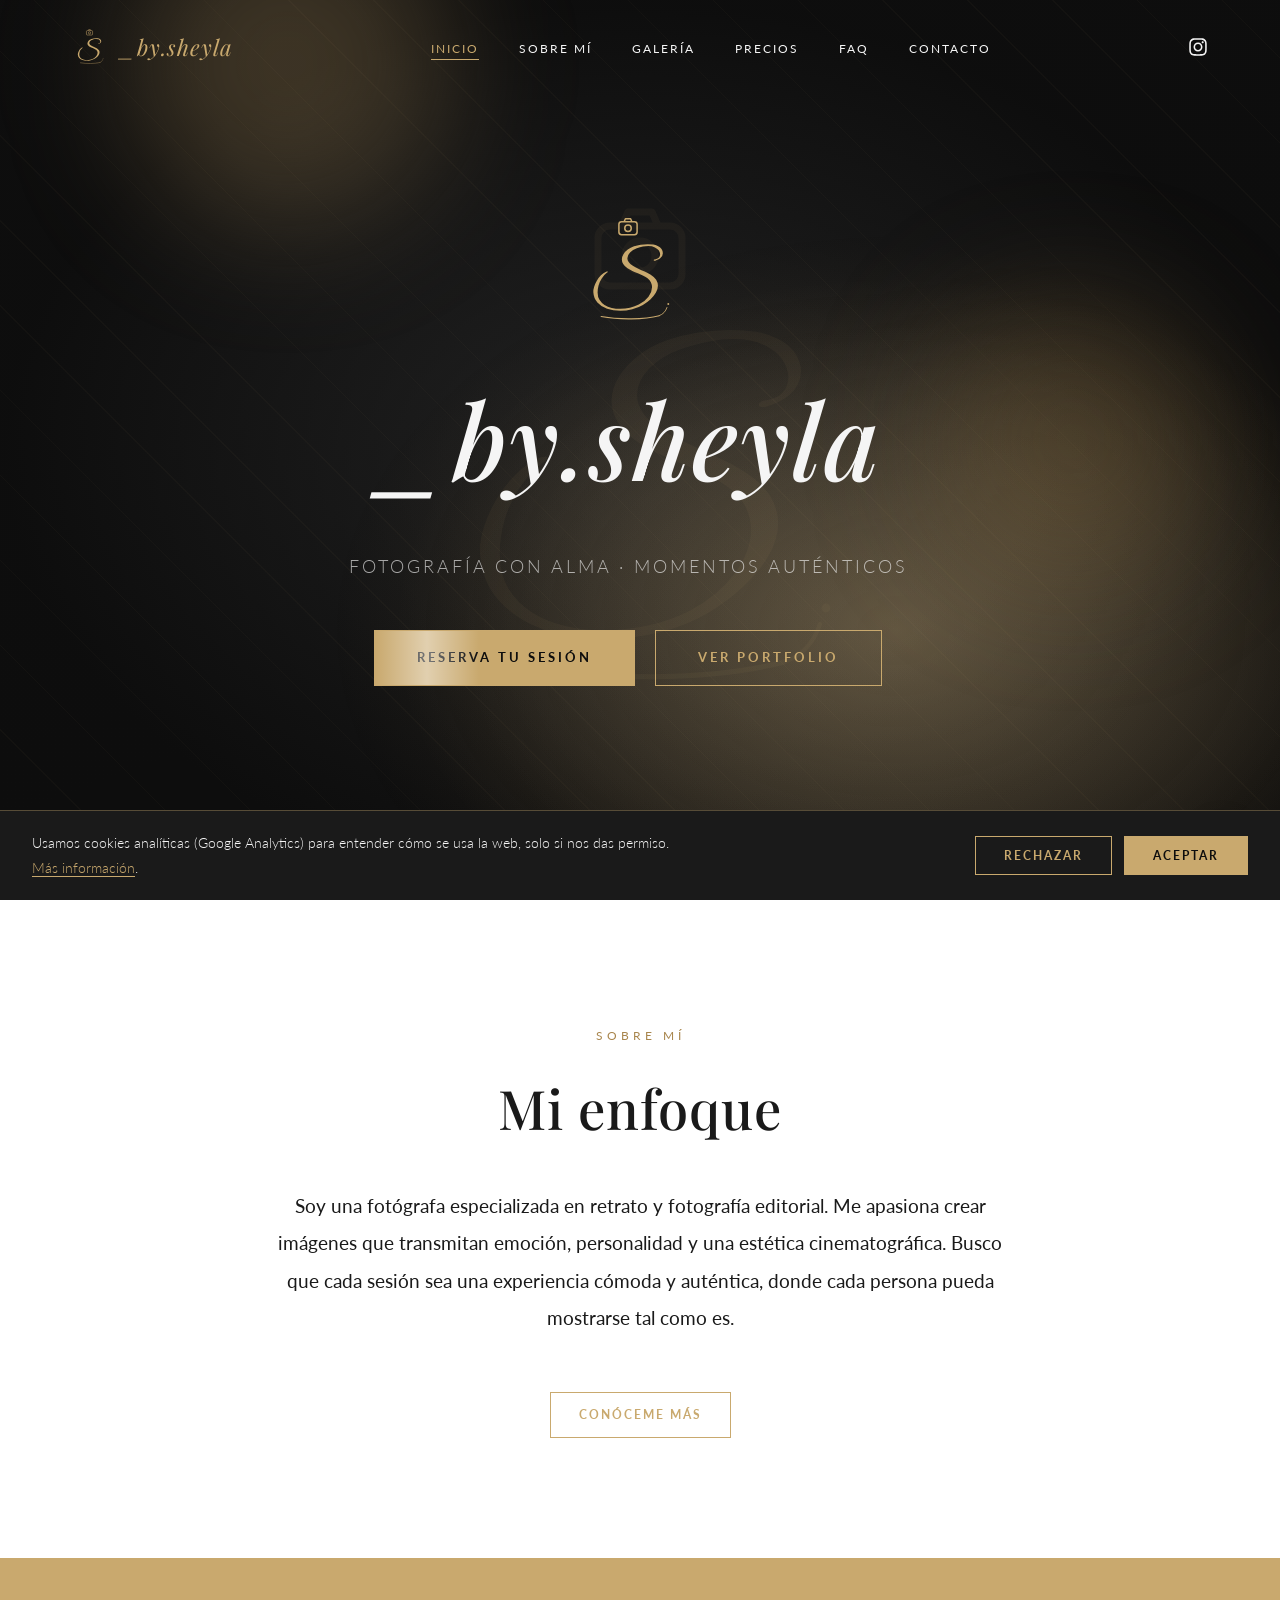
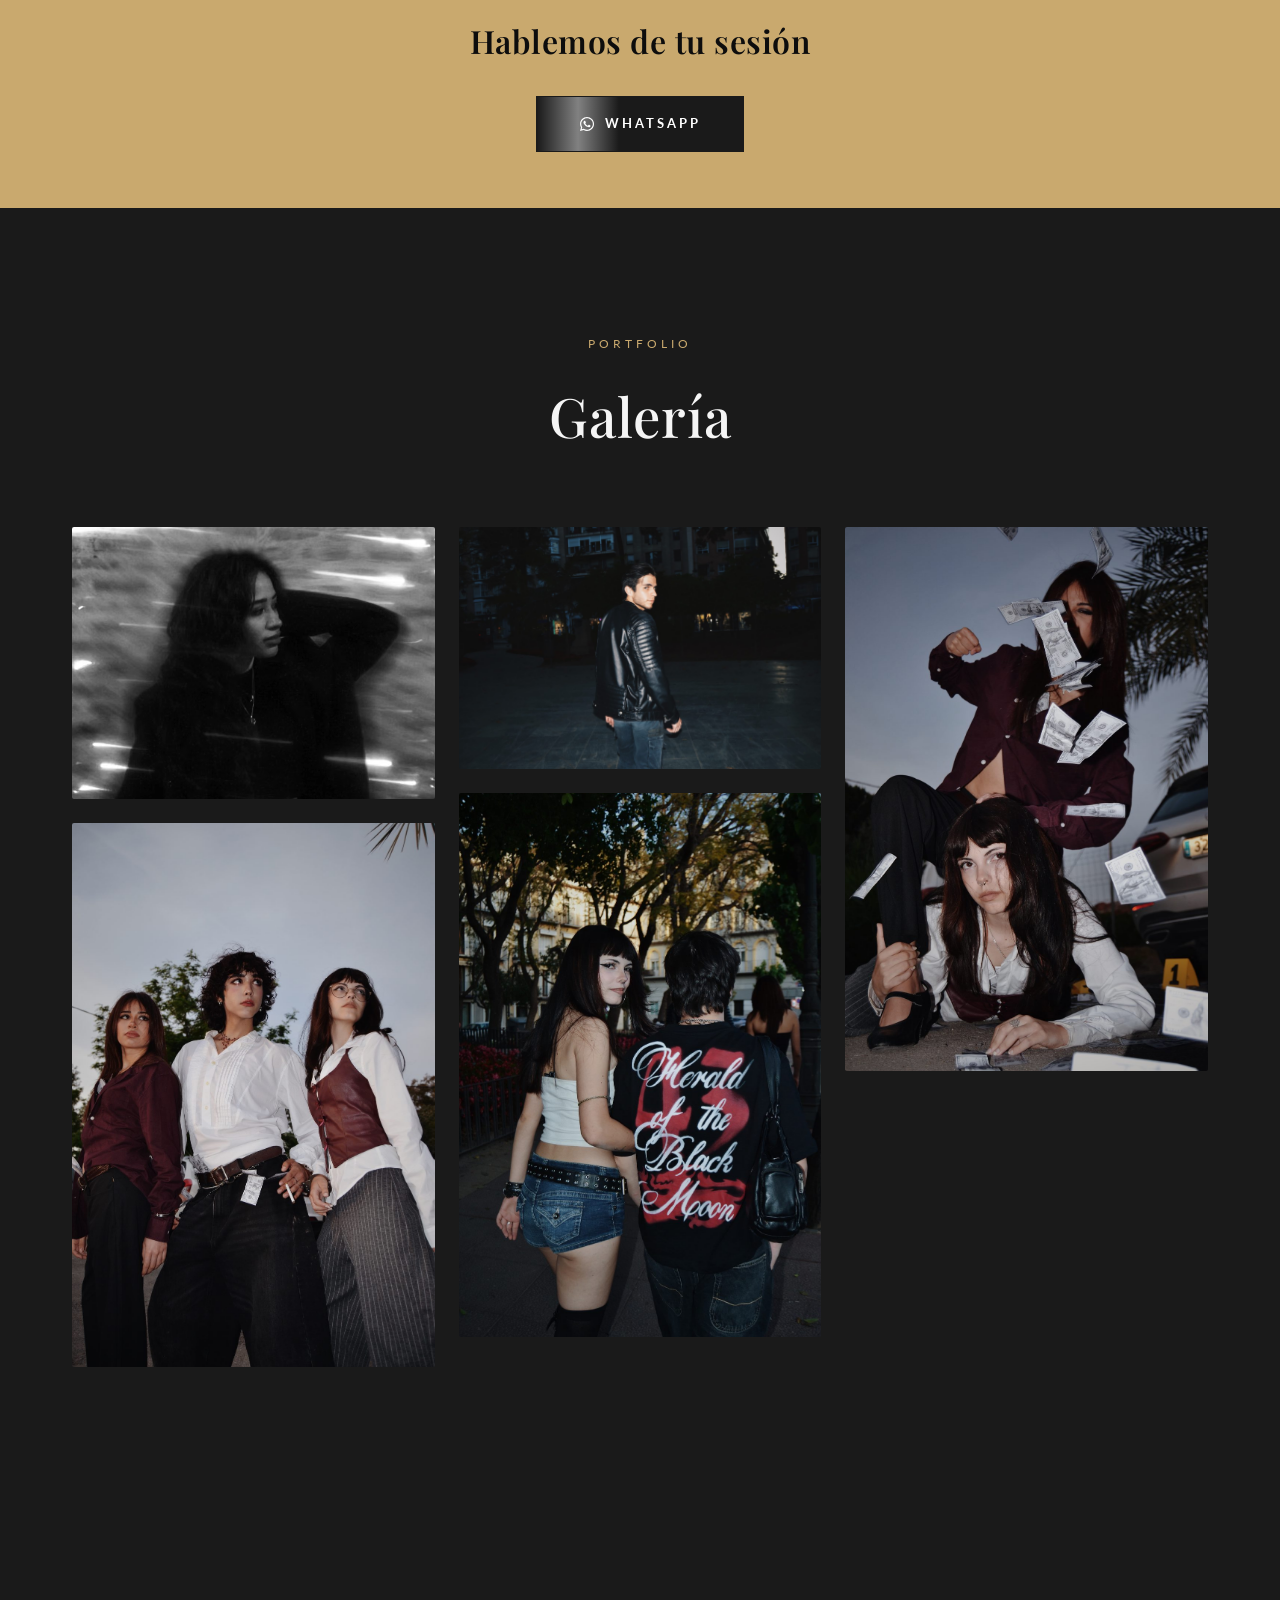
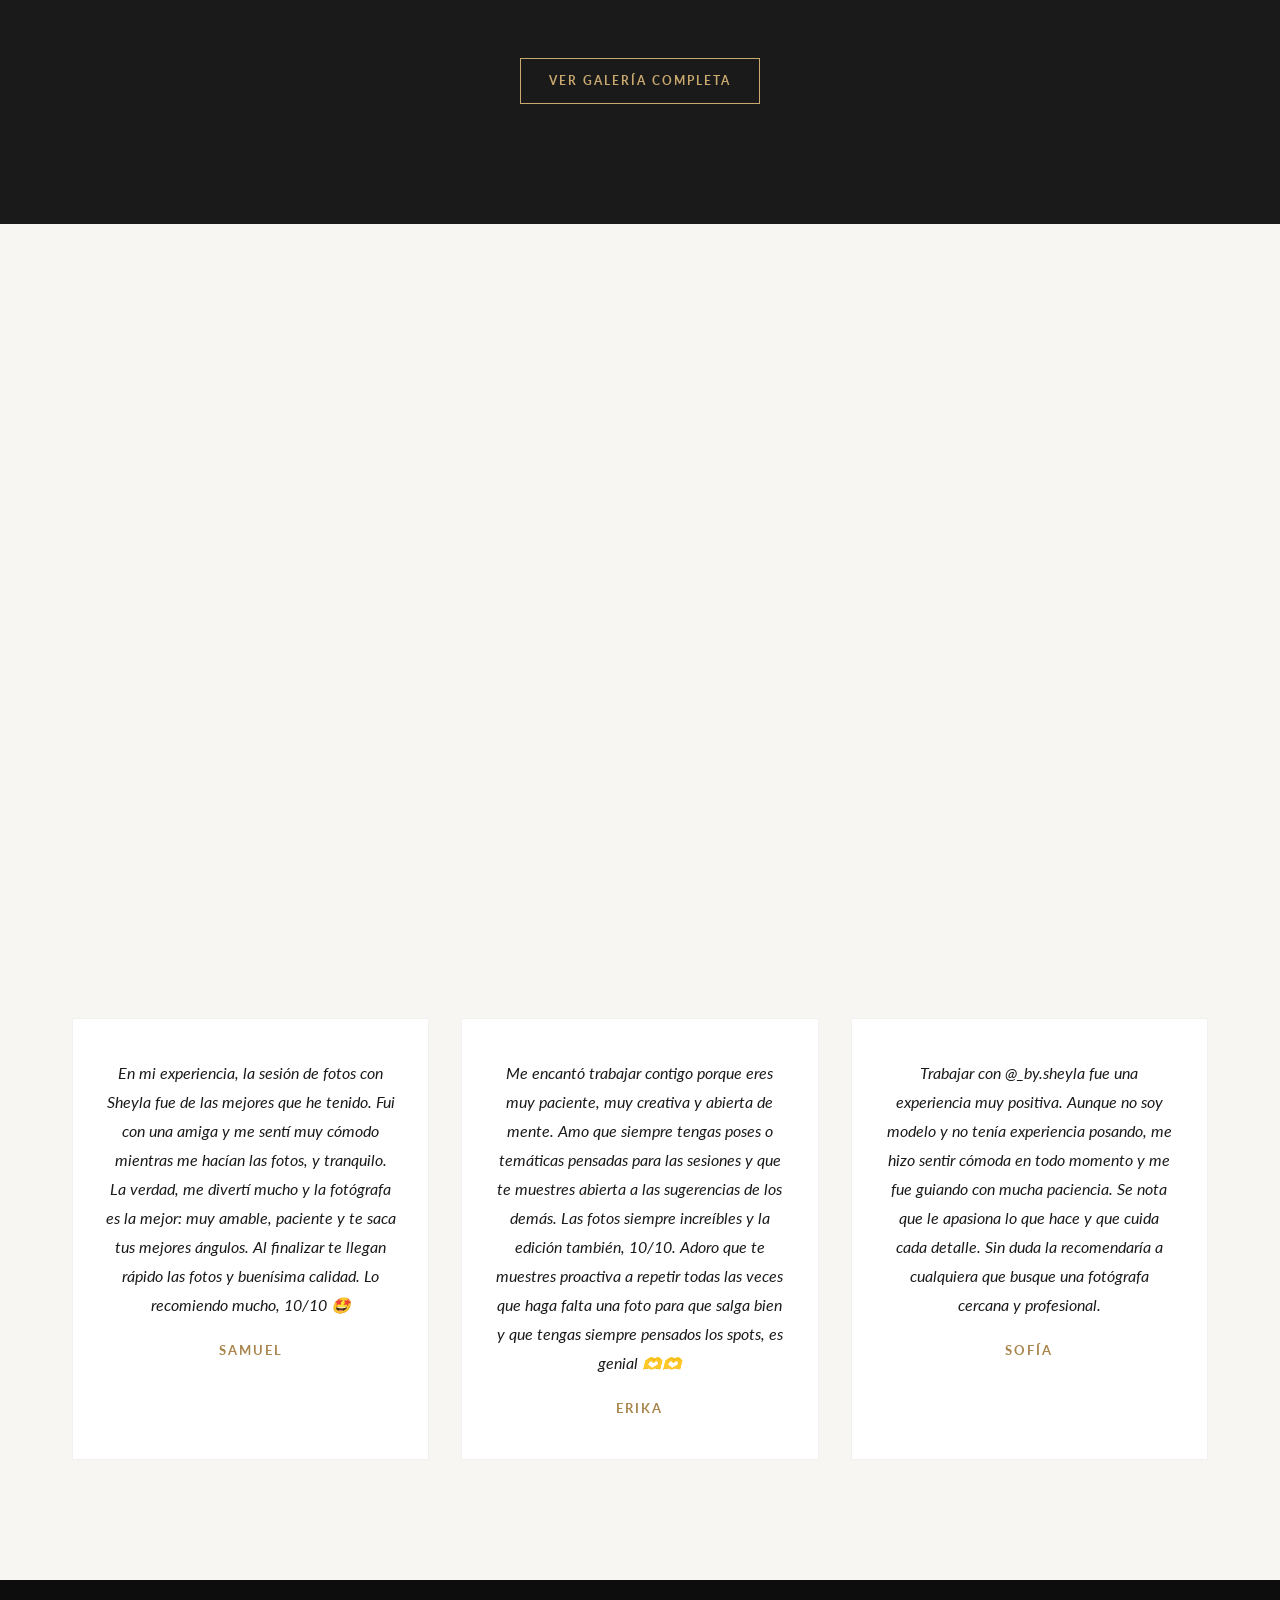
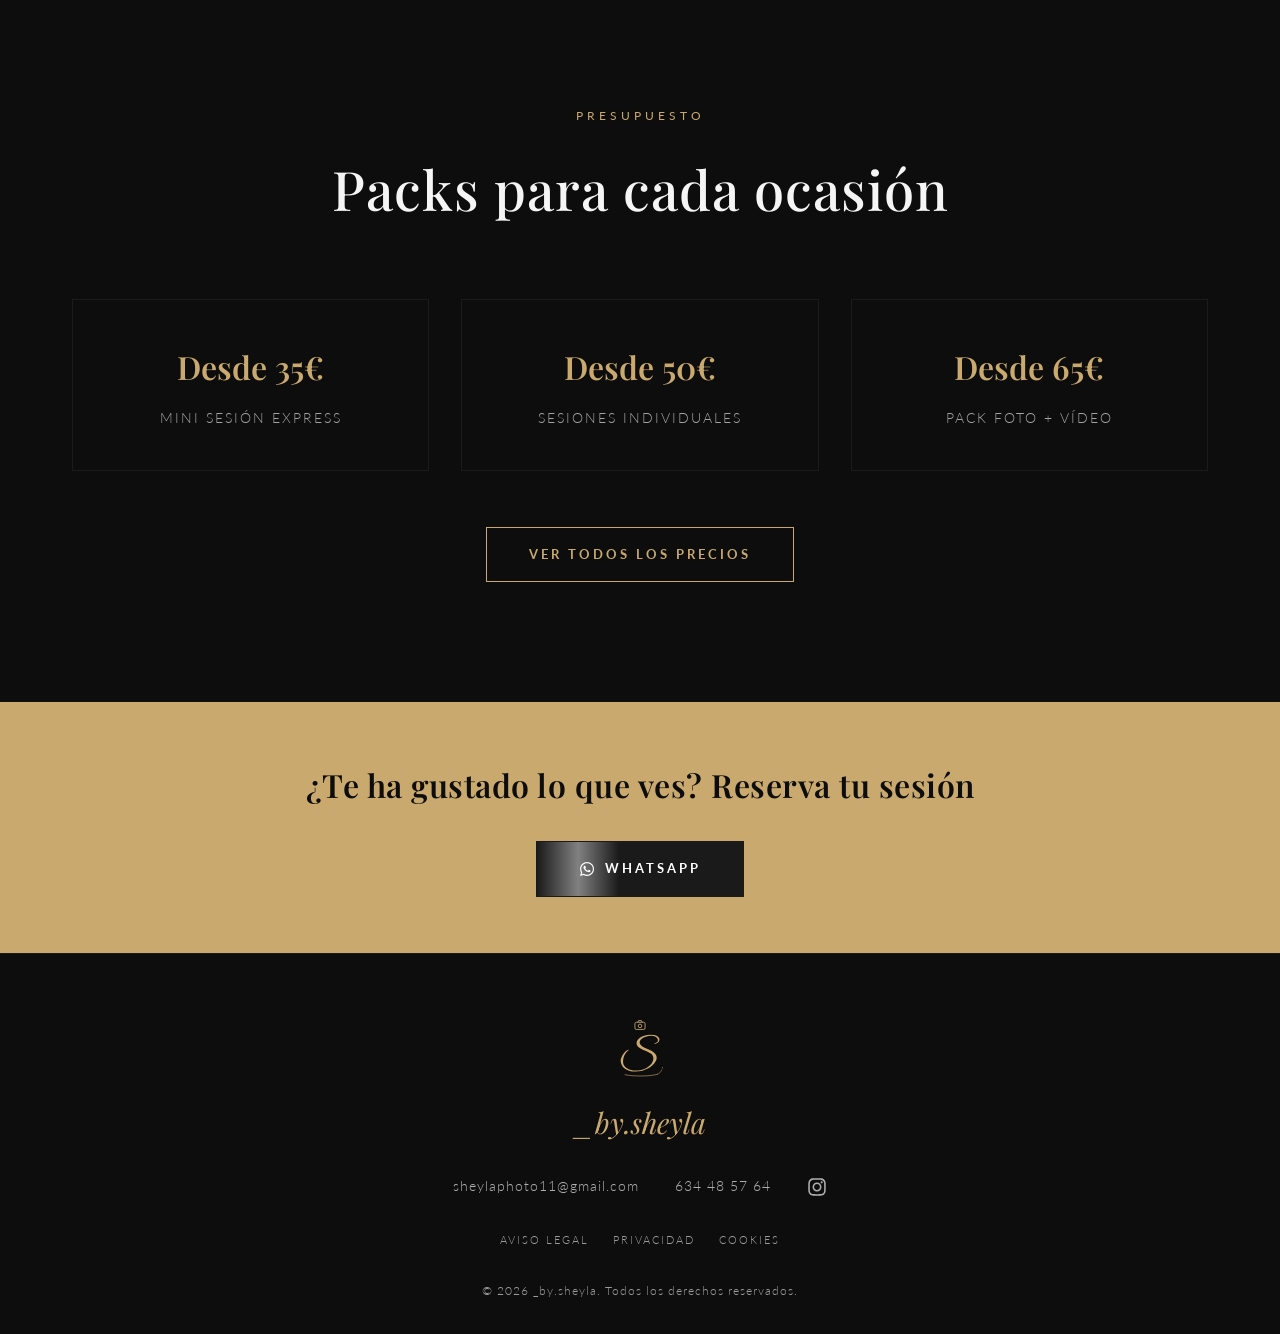
<file: index.html>
<!DOCTYPE html>
<html lang="es">
<head>
<meta charset="UTF-8">
<meta name="viewport" content="width=device-width, initial-scale=1.0">
<title>_by.sheyla — Fotografía de retrato y editorial</title>
<meta name="description" content="_by.sheyla · Fotografía de retrato y editorial con estética cinematográfica. Sesiones personalizadas, edición incluida y entrega digital. Reserva por WhatsApp.">
<link rel="preconnect" href="https://fonts.googleapis.com">
<link rel="preconnect" href="https://fonts.gstatic.com" crossorigin>
<link href="https://fonts.googleapis.com/css2?family=Playfair+Display:ital,wght@0,400;0,500;0,600;0,700;1,400;1,500&family=Lato:wght@300;400;700&display=swap" rel="stylesheet">
<link rel="icon" type="image/svg+xml" href="images/logo.svg">
<link rel="stylesheet" href="styles.css">
<link rel="stylesheet" href="animations.css">
</head>
<body>

  <!-- WhatsApp floating button -->
  <a href="#" class="whatsapp-float whatsapp-link" data-wa-msg="Hola, me gustaría reservar una sesión de fotos" aria-label="Escríbeme por WhatsApp">
    <svg viewBox="0 0 448 512" aria-hidden="true"><path d="M380.9 97.1C339 55.1 283.2 32 223.9 32c-122.4 0-222 99.6-222 222 0 39.1 10.2 77.3 29.6 111L0 480l117.7-30.9c32.4 17.7 68.9 27 106.1 27h.1c122.3 0 224.1-99.6 224.1-222 0-59.3-25.2-115-67.1-157zm-157 341.6c-33.2 0-65.7-8.9-94-25.7l-6.7-4-69.8 18.3L72 359.2l-4.4-7c-18.5-29.4-28.2-63.3-28.2-98.2 0-101.7 82.8-184.5 184.6-184.5 49.3 0 95.6 19.2 130.4 54.1 34.8 34.9 56.2 81.2 56.1 130.5 0 101.8-84.9 184.6-186.6 184.6zm101.2-138.2c-5.5-2.8-32.8-16.2-37.9-18-5.1-1.9-8.8-2.8-12.5 2.8-3.7 5.6-14.3 18-17.6 21.8-3.2 3.7-6.5 4.2-12 1.4-32.6-16.3-54-29.1-75.5-66-5.7-9.8 5.7-9.1 16.3-30.3 1.8-3.7.9-6.9-.5-9.7-1.4-2.8-12.5-30.1-17.1-41.2-4.5-10.8-9.1-9.3-12.5-9.5-3.2-.2-6.9-.2-10.6-.2-3.7 0-9.7 1.4-14.8 6.9-5.1 5.6-19.4 19-19.4 46.3 0 27.3 19.9 53.7 22.6 57.4 2.8 3.7 39.1 59.7 94.8 83.8 35.2 15.2 49 16.5 66.6 13.9 10.7-1.6 32.8-13.4 37.4-26.4 4.6-13 4.6-24.1 3.2-26.4-1.3-2.5-5-3.9-10.5-6.6z"/></svg>
    <span class="tooltip">¡Escríbeme por WhatsApp!</span>
  </a>

  <!-- Navbar -->
  <nav class="navbar" id="navbar">
    <div class="container">
      <a href="index.html" class="nav-logo"><img src="images/logo.svg" alt="" class="nav-logo-icon">_by.sheyla</a>
      <ul class="nav-menu" id="navMenu">
        <li><a href="index.html" class="active" aria-current="page">Inicio</a></li>
        <li><a href="sobre-mi.html">Sobre mí</a></li>
        <li><a href="galeria.html">Galería</a></li>
        <li><a href="precios.html">Precios</a></li>
        <li><a href="faq.html">FAQ</a></li>
        <li><a href="contacto.html">Contacto</a></li>
      </ul>
      <div class="nav-actions">
        <a href="https://www.instagram.com/_by.sheyla?igsh=OTh0emF0aGs5emdh" target="_blank" rel="noopener" class="nav-instagram" aria-label="Instagram"><svg viewBox="0 0 448 512" aria-hidden="true"><path d="M224.1 141c-63.6 0-114.9 51.3-114.9 114.9s51.3 114.9 114.9 114.9S339 319.5 339 255.9 287.7 141 224.1 141zm0 189.6c-41.1 0-74.7-33.5-74.7-74.7s33.5-74.7 74.7-74.7 74.7 33.5 74.7 74.7-33.6 74.7-74.7 74.7zm146.4-194.3c0 14.9-12 26.8-26.8 26.8-14.9 0-26.8-12-26.8-26.8s12-26.8 26.8-26.8 26.8 12 26.8 26.8zm76.1 27.2c-1.7-35.9-9.9-67.7-36.2-93.9-26.2-26.2-58-34.4-93.9-36.2-37-2.1-147.9-2.1-184.9 0-35.8 1.7-67.6 9.9-93.9 36.1s-34.4 58-36.2 93.9c-2.1 37-2.1 147.9 0 184.9 1.7 35.9 9.9 67.7 36.2 93.9s58 34.4 93.9 36.2c37 2.1 147.9 2.1 184.9 0 35.9-1.7 67.7-9.9 93.9-36.2 26.2-26.2 34.4-58 36.2-93.9 2.1-37 2.1-147.8 0-184.8zM398.8 388c-7.8 19.6-22.9 34.7-42.6 42.6-29.5 11.7-99.5 9-132.1 9s-102.7 2.6-132.1-9c-19.6-7.8-34.7-22.9-42.6-42.6-11.7-29.5-9-99.5-9-132.1s-2.6-102.7 9-132.1c7.8-19.6 22.9-34.7 42.6-42.6 29.5-11.7 99.5-9 132.1-9s102.7-2.6 132.1 9c19.6 7.8 34.7 22.9 42.6 42.6 11.7 29.5 9 99.5 9 132.1s2.7 102.7-9 132.1z"/></svg></a>
        <button class="hamburger" id="hamburger" aria-label="Abrir menú">
          <span></span>
          <span></span>
          <span></span>
        </button>
      </div>
    </div>
  </nav>

  <!-- Hero -->
  <header class="hero" id="inicio">
    <div class="hero-mesh-bg" aria-hidden="true"></div>
    <div class="hero-glows" aria-hidden="true"><span class="glow-1"></span><span class="glow-2"></span></div>
    <div class="hero-content" data-scroll-fade>
      <img src="images/logo.svg" alt="" class="hero-emblem animate-fade-in-up">
      <h1 class="hero-logo" data-blur-text="chars" data-blur-trigger="mount" data-blur-delay="120">_by.sheyla</h1>
      <p class="hero-tagline animate-fade-in-up" style="animation-delay: 700ms">Fotografía con alma · momentos auténticos</p>
      <div class="hero-ctas animate-fade-in-up" style="animation-delay: 850ms">
        <a href="#" class="btn btn-gold btn-shine whatsapp-link" data-wa-msg="Hola, me gustaría reservar una sesión de fotos">Reserva tu sesión</a>
        <a href="galeria.html" class="btn btn-gold-outline">Ver portfolio</a>
      </div>
    </div>
    <div class="scroll-indicator animate-fade-in" style="animation-delay: 1100ms"><span></span></div>
  </header>

  <!-- About teaser -->
  <section class="about">
    <div class="container fade-in">
      <span class="section-label">Sobre mí</span>
      <h2 class="section-title" data-blur-text="words" style="margin-bottom: 32px;">Mi enfoque</h2>
      <p class="about-text">
        Soy una fotógrafa especializada en retrato y fotografía editorial. Me apasiona crear imágenes que
        transmitan emoción, personalidad y una estética cinematográfica. Busco que cada sesión sea una
        experiencia cómoda y auténtica, donde cada persona pueda mostrarse tal como es.
      </p>
      <div class="section-cta">
        <a href="sobre-mi.html" class="btn btn-gold-outline btn-sm">Conóceme más</a>
      </div>
    </div>
  </section>

  <!-- CTA: Hablemos de tu sesión -->
  <div class="cta-banner fade-in">
    <h3>Hablemos de tu sesión</h3>
    <a href="#" class="btn btn-dark btn-shine whatsapp-link" data-wa-msg="Hola, me gustaría hablar sobre una sesión de fotos">
      <svg viewBox="0 0 448 512" aria-hidden="true"><path d="M380.9 97.1C339 55.1 283.2 32 223.9 32c-122.4 0-222 99.6-222 222 0 39.1 10.2 77.3 29.6 111L0 480l117.7-30.9c32.4 17.7 68.9 27 106.1 27h.1c122.3 0 224.1-99.6 224.1-222 0-59.3-25.2-115-67.1-157zm-157 341.6c-33.2 0-65.7-8.9-94-25.7l-6.7-4-69.8 18.3L72 359.2l-4.4-7c-18.5-29.4-28.2-63.3-28.2-98.2 0-101.7 82.8-184.5 184.6-184.5 49.3 0 95.6 19.2 130.4 54.1 34.8 34.9 56.2 81.2 56.1 130.5 0 101.8-84.9 184.6-186.6 184.6zm101.2-138.2c-5.5-2.8-32.8-16.2-37.9-18-5.1-1.9-8.8-2.8-12.5 2.8-3.7 5.6-14.3 18-17.6 21.8-3.2 3.7-6.5 4.2-12 1.4-32.6-16.3-54-29.1-75.5-66-5.7-9.8 5.7-9.1 16.3-30.3 1.8-3.7.9-6.9-.5-9.7-1.4-2.8-12.5-30.1-17.1-41.2-4.5-10.8-9.1-9.3-12.5-9.5-3.2-.2-6.9-.2-10.6-.2-3.7 0-9.7 1.4-14.8 6.9-5.1 5.6-19.4 19-19.4 46.3 0 27.3 19.9 53.7 22.6 57.4 2.8 3.7 39.1 59.7 94.8 83.8 35.2 15.2 49 16.5 66.6 13.9 10.7-1.6 32.8-13.4 37.4-26.4 4.6-13 4.6-24.1 3.2-26.4-1.3-2.5-5-3.9-10.5-6.6z"/></svg>
      WhatsApp
    </a>
  </div>

  <!-- Gallery preview -->
  <section class="gallery">
    <div class="container">
      <div class="section-header fade-in">
        <span class="section-label">Portfolio</span>
        <h2 class="section-title" data-blur-text="words">Galería</h2>
      </div>
      <div class="gallery-grid">
        <div class="gallery-item fade-in" data-parallax><video data-src="videos/sheyla-reel.webm" poster="videos/sheyla-reel-poster.jpg" muted loop playsinline preload="none" aria-label="Vídeo promocional de sesión fotográfica"></video><div class="gallery-overlay"><span>Vídeo</span></div></div>
        <div class="gallery-item fade-in delay-1" data-parallax><img src="images/galeria/02.jpg" alt="Tres modelos posando de pie al anochecer, sesión editorial" loading="lazy"><div class="gallery-overlay"><span>Ver</span></div></div>
        <div class="gallery-item fade-in delay-2" data-parallax><img src="images/galeria/11.jpg" alt="Retrato nocturno de un chico con chaqueta de cuero en una plaza" loading="lazy"><div class="gallery-overlay"><span>Ver</span></div></div>
        <div class="gallery-item fade-in delay-2" data-parallax><img src="images/galeria/14.jpg" alt="Pareja paseando por una avenida arbolada" loading="lazy"><div class="gallery-overlay"><span>Ver</span></div></div>
        <div class="gallery-item fade-in" data-parallax><img src="images/galeria/16.jpg" alt="Retrato de una chica sentada en una escalinata de piedra" loading="lazy"><div class="gallery-overlay"><span>Ver</span></div></div>
        <div class="gallery-item fade-in delay-1" data-parallax><img src="images/galeria/09.jpg" alt="Dos modelos con billetes volando sobre una escena del crimen" loading="lazy"><div class="gallery-overlay"><span>Ver</span></div></div>
        <div class="gallery-item fade-in delay-2" data-parallax><img src="images/galeria/21.jpg" alt="Retrato conceptual con maquillaje de muñeca rota y un oso de peluche" loading="lazy"><div class="gallery-overlay"><span>Ver</span></div></div>
      </div>
      <div class="section-cta">
        <a href="galeria.html" class="btn btn-gold-outline btn-sm">Ver galería completa</a>
      </div>
    </div>
  </section>

  <!-- Testimonials -->
  <section class="testimonials">
    <div class="container">
      <div class="section-header fade-in">
        <span class="section-label">Testimonios</span>
        <h2 class="section-title" data-blur-text="words">Lo que dicen mis clientes</h2>
      </div>
      <div class="testimonials-grid">
        <div class="testimonial-card fade-in">
          <p class="testimonial-text">Tuve la experiencia de hacer de modelo para Sheyla y en todo momento me sentí cómoda. Ella siempre se asegura de que las personas con las que esté trabajando estén a gusto y hay una comunicación ideal. Ya hablando de los resultados, estos son espectaculares. Incluso si no eres modelo profesional, el trabajo de la fotógrafa hace que parezca que lo sea. Su estilo de edición es muy original y me he llevado un precioso recuerdo de la sesión.</p>
          <p class="testimonial-author">Gergana</p>
        </div>
        <div class="testimonial-card fade-in delay-1">
          <p class="testimonial-text">Siempre es un placer hacer fotos con ella. Te hace sentir cómoda, transmite muy buena energía y se nota que disfruta muchísimo de su trabajo. Me divierto mucho con sus sesiones, se preocupa de que todo esté bien ¡Y las fotos siempre quedan genial! ✨💕</p>
          <p class="testimonial-author">Valeria</p>
        </div>
        <div class="testimonial-card fade-in delay-2">
          <p class="testimonial-text">El día que pasé con Sheyla fue muy divertido, se nota que sabe mucho pero sobre todo que le gusta mucho la fotografía. Ayudaba mucho a los modelos diciéndoles qué hacer y cómo posicionarse, incluyéndome a mí. Lo repetiría de nuevo sin dudarlo, fue un día inolvidable.</p>
          <p class="testimonial-author">Ricky</p>
        </div>
        <div class="testimonial-card fade-in">
          <p class="testimonial-text">En mi experiencia, la sesión de fotos con Sheyla fue de las mejores que he tenido. Fui con una amiga y me sentí muy cómodo mientras me hacían las fotos, y tranquilo. La verdad, me divertí mucho y la fotógrafa es la mejor: muy amable, paciente y te saca tus mejores ángulos. Al finalizar te llegan rápido las fotos y buenísima calidad. Lo recomiendo mucho, 10/10 🤩</p>
          <p class="testimonial-author">Samuel</p>
        </div>
        <div class="testimonial-card fade-in delay-1">
          <p class="testimonial-text">Me encantó trabajar contigo porque eres muy paciente, muy creativa y abierta de mente. Amo que siempre tengas poses o temáticas pensadas para las sesiones y que te muestres abierta a las sugerencias de los demás. Las fotos siempre increíbles y la edición también, 10/10. Adoro que te muestres proactiva a repetir todas las veces que haga falta una foto para que salga bien y que tengas siempre pensados los spots, es genial 🫶🫶</p>
          <p class="testimonial-author">Erika</p>
        </div>
        <div class="testimonial-card fade-in delay-2">
          <p class="testimonial-text">Trabajar con @_by.sheyla fue una experiencia muy positiva. Aunque no soy modelo y no tenía experiencia posando, me hizo sentir cómoda en todo momento y me fue guiando con mucha paciencia. Se nota que le apasiona lo que hace y que cuida cada detalle. Sin duda la recomendaría a cualquiera que busque una fotógrafa cercana y profesional.</p>
          <p class="testimonial-author">Sofía</p>
        </div>
      </div>
    </div>
  </section>

  <!-- Pricing teaser -->
  <section class="pricing-teaser">
    <div class="container">
      <div class="section-header fade-in">
        <span class="section-label">Presupuesto</span>
        <h2 class="section-title" data-blur-text="words">Packs para cada ocasión</h2>
      </div>
      <div class="teaser-grid">
        <div class="teaser-item fade-in">
          <p class="teaser-price">Desde 35€</p>
          <p class="teaser-label">Mini sesión express</p>
        </div>
        <div class="teaser-item fade-in delay-1">
          <p class="teaser-price">Desde 50€</p>
          <p class="teaser-label">Sesiones individuales</p>
        </div>
        <div class="teaser-item fade-in delay-2">
          <p class="teaser-price">Desde 65€</p>
          <p class="teaser-label">Pack foto + vídeo</p>
        </div>
      </div>
      <div class="section-cta">
        <a href="precios.html" class="btn btn-gold-outline">Ver todos los precios</a>
      </div>
    </div>
  </section>

  <!-- CTA: Reserva tu sesión -->
  <div class="cta-banner fade-in">
    <h3>¿Te ha gustado lo que ves? Reserva tu sesión</h3>
    <a href="#" class="btn btn-dark btn-shine whatsapp-link" data-wa-msg="Hola, me ha encantado tu trabajo y me gustaría reservar una sesión">
      <svg viewBox="0 0 448 512" aria-hidden="true"><path d="M380.9 97.1C339 55.1 283.2 32 223.9 32c-122.4 0-222 99.6-222 222 0 39.1 10.2 77.3 29.6 111L0 480l117.7-30.9c32.4 17.7 68.9 27 106.1 27h.1c122.3 0 224.1-99.6 224.1-222 0-59.3-25.2-115-67.1-157zm-157 341.6c-33.2 0-65.7-8.9-94-25.7l-6.7-4-69.8 18.3L72 359.2l-4.4-7c-18.5-29.4-28.2-63.3-28.2-98.2 0-101.7 82.8-184.5 184.6-184.5 49.3 0 95.6 19.2 130.4 54.1 34.8 34.9 56.2 81.2 56.1 130.5 0 101.8-84.9 184.6-186.6 184.6zm101.2-138.2c-5.5-2.8-32.8-16.2-37.9-18-5.1-1.9-8.8-2.8-12.5 2.8-3.7 5.6-14.3 18-17.6 21.8-3.2 3.7-6.5 4.2-12 1.4-32.6-16.3-54-29.1-75.5-66-5.7-9.8 5.7-9.1 16.3-30.3 1.8-3.7.9-6.9-.5-9.7-1.4-2.8-12.5-30.1-17.1-41.2-4.5-10.8-9.1-9.3-12.5-9.5-3.2-.2-6.9-.2-10.6-.2-3.7 0-9.7 1.4-14.8 6.9-5.1 5.6-19.4 19-19.4 46.3 0 27.3 19.9 53.7 22.6 57.4 2.8 3.7 39.1 59.7 94.8 83.8 35.2 15.2 49 16.5 66.6 13.9 10.7-1.6 32.8-13.4 37.4-26.4 4.6-13 4.6-24.1 3.2-26.4-1.3-2.5-5-3.9-10.5-6.6z"/></svg>
      WhatsApp
    </a>
  </div>

  <!-- Footer -->
  <footer class="footer">
    <div class="container">
      <img src="images/logo.svg" alt="" class="footer-emblem">
      <p class="footer-logo">_by.sheyla</p>
      <div class="footer-info">
        <a href="mailto:sheylaphoto11@gmail.com">sheylaphoto11@gmail.com</a>
        <a href="tel:+34634485764">634 48 57 64</a>
        <a href="https://www.instagram.com/_by.sheyla?igsh=OTh0emF0aGs5emdh" target="_blank" rel="noopener" class="footer-icon" aria-label="Instagram"><svg viewBox="0 0 448 512" aria-hidden="true"><path d="M224.1 141c-63.6 0-114.9 51.3-114.9 114.9s51.3 114.9 114.9 114.9S339 319.5 339 255.9 287.7 141 224.1 141zm0 189.6c-41.1 0-74.7-33.5-74.7-74.7s33.5-74.7 74.7-74.7 74.7 33.5 74.7 74.7-33.6 74.7-74.7 74.7zm146.4-194.3c0 14.9-12 26.8-26.8 26.8-14.9 0-26.8-12-26.8-26.8s12-26.8 26.8-26.8 26.8 12 26.8 26.8zm76.1 27.2c-1.7-35.9-9.9-67.7-36.2-93.9-26.2-26.2-58-34.4-93.9-36.2-37-2.1-147.9-2.1-184.9 0-35.8 1.7-67.6 9.9-93.9 36.1s-34.4 58-36.2 93.9c-2.1 37-2.1 147.9 0 184.9 1.7 35.9 9.9 67.7 36.2 93.9s58 34.4 93.9 36.2c37 2.1 147.9 2.1 184.9 0 35.9-1.7 67.7-9.9 93.9-36.2 26.2-26.2 34.4-58 36.2-93.9 2.1-37 2.1-147.8 0-184.8zM398.8 388c-7.8 19.6-22.9 34.7-42.6 42.6-29.5 11.7-99.5 9-132.1 9s-102.7 2.6-132.1-9c-19.6-7.8-34.7-22.9-42.6-42.6-11.7-29.5-9-99.5-9-132.1s-2.6-102.7 9-132.1c7.8-19.6 22.9-34.7 42.6-42.6 29.5-11.7 99.5-9 132.1-9s102.7-2.6 132.1 9c19.6 7.8 34.7 22.9 42.6 42.6 11.7 29.5 9 99.5 9 132.1s2.7 102.7-9 132.1z"/></svg></a>
      </div>
      <nav class="footer-nav">
        <a href="aviso-legal.html">Aviso legal</a>
        <a href="privacidad.html">Privacidad</a>
        <a href="cookies.html">Cookies</a>
      </nav>
      <p class="footer-copy">&copy; 2026 _by.sheyla. Todos los derechos reservados.</p>
    </div>
  </footer>

  <script src="main.js"></script>
  <script src="animations.js"></script>
  <script src="cookies.js"></script>
</body>
</html>
</file>
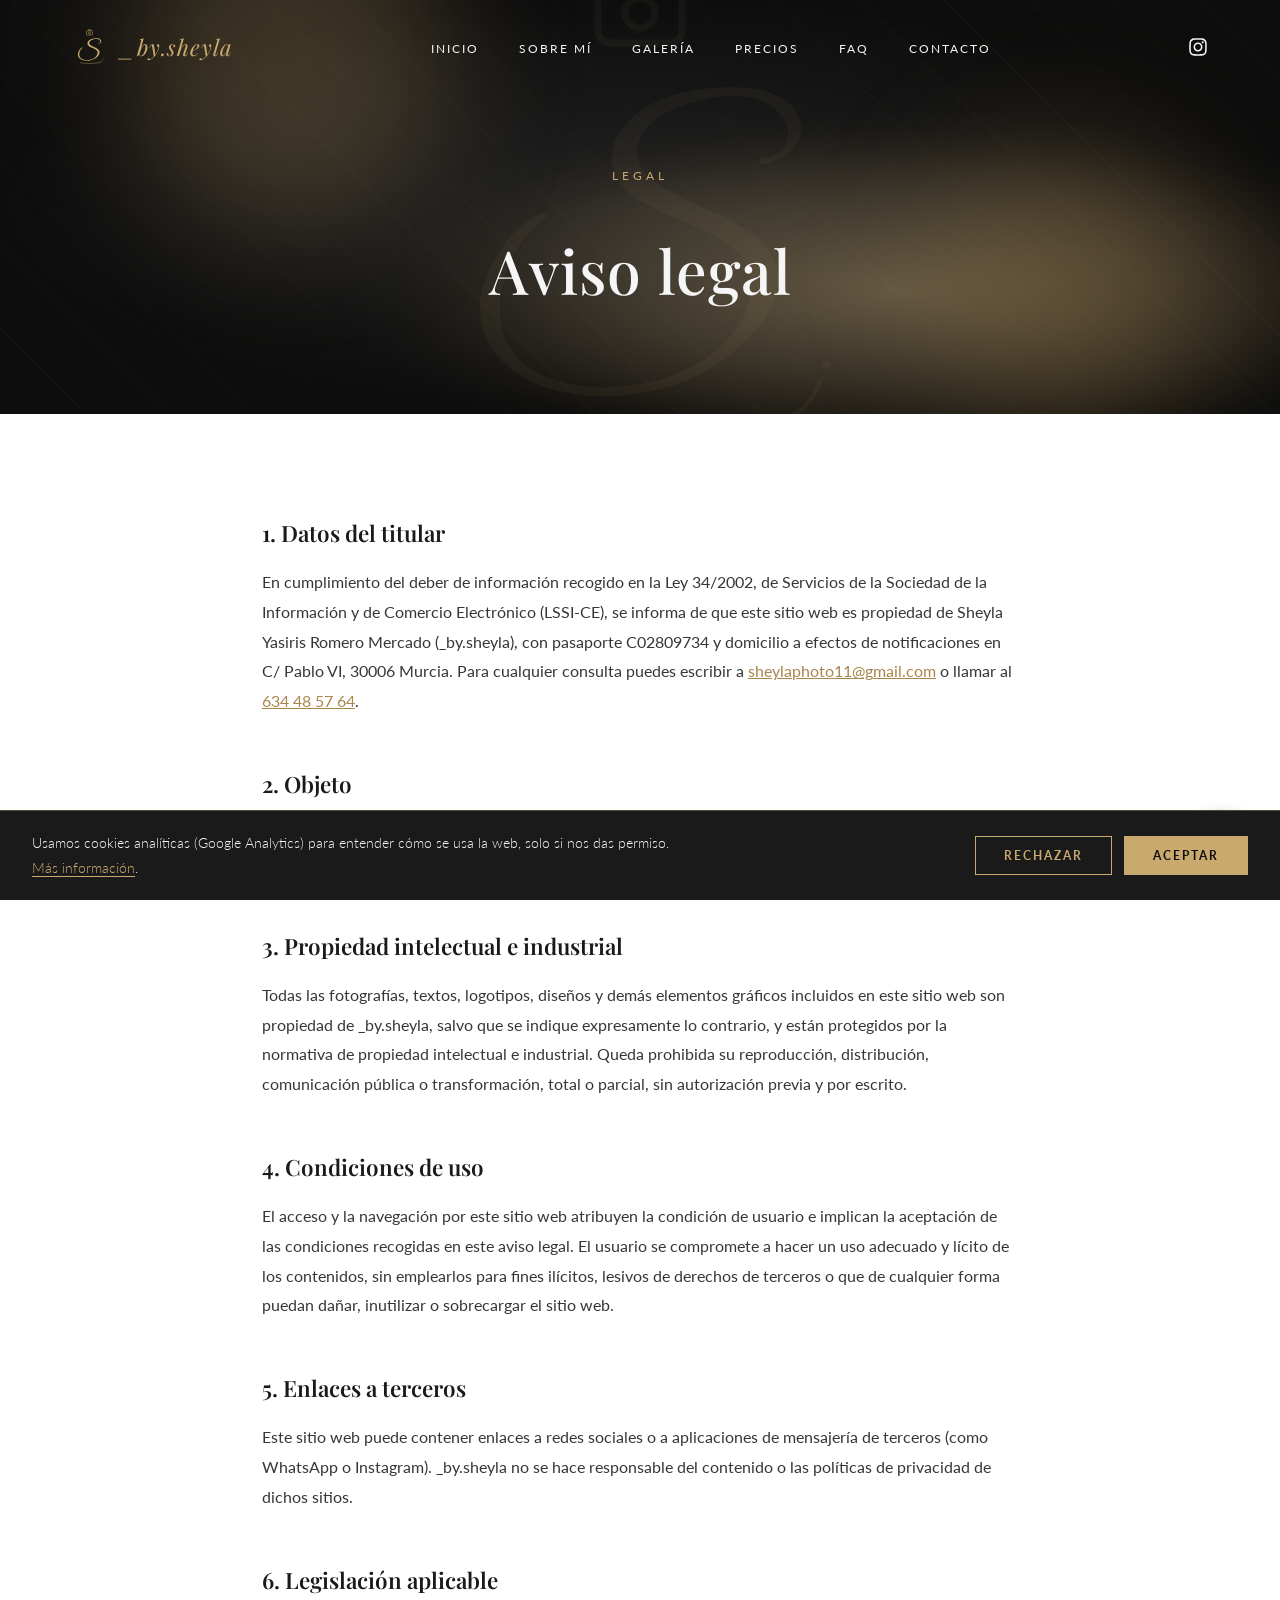
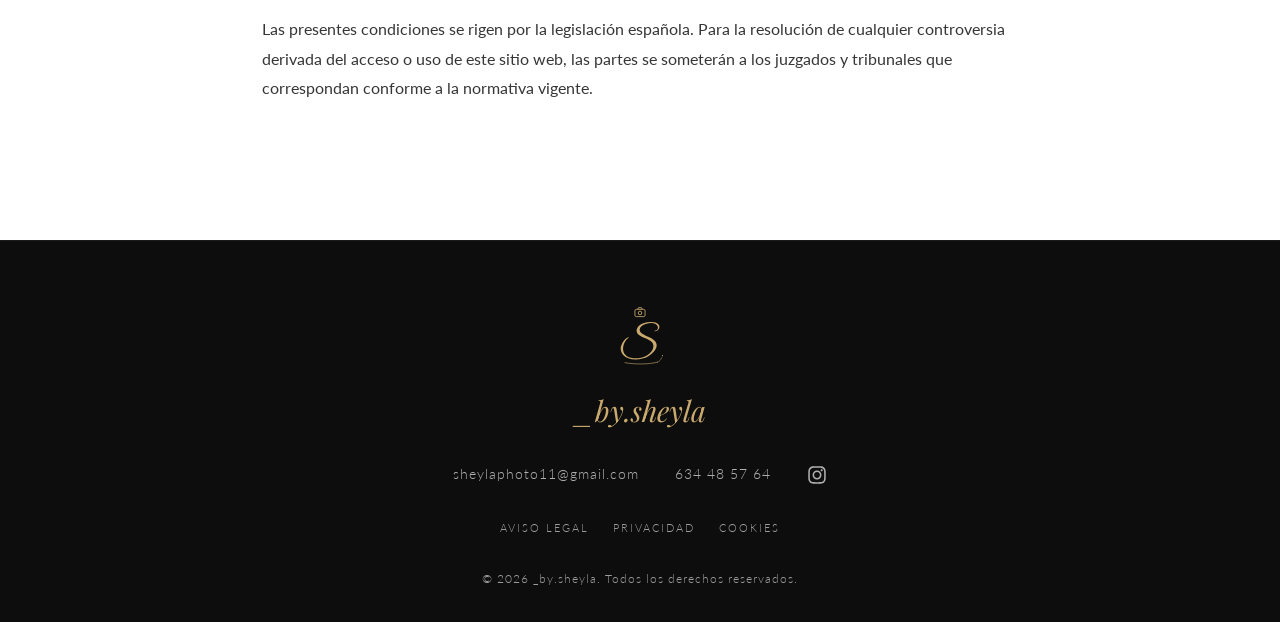
<file: aviso-legal.html>
<!DOCTYPE html>
<html lang="es">
<head>
<meta charset="UTF-8">
<meta name="viewport" content="width=device-width, initial-scale=1.0">
<title>Aviso legal — _by.sheyla</title>
<meta name="description" content="Aviso legal del sitio web de _by.sheyla.">
<link rel="preconnect" href="https://fonts.googleapis.com">
<link rel="preconnect" href="https://fonts.gstatic.com" crossorigin>
<link href="https://fonts.googleapis.com/css2?family=Playfair+Display:ital,wght@0,400;0,500;0,600;0,700;1,400;1,500&family=Lato:wght@300;400;700&display=swap" rel="stylesheet">
<link rel="icon" type="image/svg+xml" href="images/logo.svg">
<link rel="stylesheet" href="styles.css">
<link rel="stylesheet" href="animations.css">
</head>
<body>

  <!-- WhatsApp floating button -->
  <a href="#" class="whatsapp-float whatsapp-link" data-wa-msg="Hola, me gustaría reservar una sesión de fotos" aria-label="Escríbeme por WhatsApp">
    <svg viewBox="0 0 448 512" aria-hidden="true"><path d="M380.9 97.1C339 55.1 283.2 32 223.9 32c-122.4 0-222 99.6-222 222 0 39.1 10.2 77.3 29.6 111L0 480l117.7-30.9c32.4 17.7 68.9 27 106.1 27h.1c122.3 0 224.1-99.6 224.1-222 0-59.3-25.2-115-67.1-157zm-157 341.6c-33.2 0-65.7-8.9-94-25.7l-6.7-4-69.8 18.3L72 359.2l-4.4-7c-18.5-29.4-28.2-63.3-28.2-98.2 0-101.7 82.8-184.5 184.6-184.5 49.3 0 95.6 19.2 130.4 54.1 34.8 34.9 56.2 81.2 56.1 130.5 0 101.8-84.9 184.6-186.6 184.6zm101.2-138.2c-5.5-2.8-32.8-16.2-37.9-18-5.1-1.9-8.8-2.8-12.5 2.8-3.7 5.6-14.3 18-17.6 21.8-3.2 3.7-6.5 4.2-12 1.4-32.6-16.3-54-29.1-75.5-66-5.7-9.8 5.7-9.1 16.3-30.3 1.8-3.7.9-6.9-.5-9.7-1.4-2.8-12.5-30.1-17.1-41.2-4.5-10.8-9.1-9.3-12.5-9.5-3.2-.2-6.9-.2-10.6-.2-3.7 0-9.7 1.4-14.8 6.9-5.1 5.6-19.4 19-19.4 46.3 0 27.3 19.9 53.7 22.6 57.4 2.8 3.7 39.1 59.7 94.8 83.8 35.2 15.2 49 16.5 66.6 13.9 10.7-1.6 32.8-13.4 37.4-26.4 4.6-13 4.6-24.1 3.2-26.4-1.3-2.5-5-3.9-10.5-6.6z"/></svg>
    <span class="tooltip">¡Escríbeme por WhatsApp!</span>
  </a>

  <!-- Navbar -->
  <nav class="navbar" id="navbar">
    <div class="container">
      <a href="index.html" class="nav-logo"><img src="images/logo.svg" alt="" class="nav-logo-icon">_by.sheyla</a>
      <ul class="nav-menu" id="navMenu">
        <li><a href="index.html">Inicio</a></li>
        <li><a href="sobre-mi.html">Sobre mí</a></li>
        <li><a href="galeria.html">Galería</a></li>
        <li><a href="precios.html">Precios</a></li>
        <li><a href="faq.html">FAQ</a></li>
        <li><a href="contacto.html">Contacto</a></li>
      </ul>
      <div class="nav-actions">
        <a href="https://www.instagram.com/_by.sheyla?igsh=OTh0emF0aGs5emdh" target="_blank" rel="noopener" class="nav-instagram" aria-label="Instagram"><svg viewBox="0 0 448 512" aria-hidden="true"><path d="M224.1 141c-63.6 0-114.9 51.3-114.9 114.9s51.3 114.9 114.9 114.9S339 319.5 339 255.9 287.7 141 224.1 141zm0 189.6c-41.1 0-74.7-33.5-74.7-74.7s33.5-74.7 74.7-74.7 74.7 33.5 74.7 74.7-33.6 74.7-74.7 74.7zm146.4-194.3c0 14.9-12 26.8-26.8 26.8-14.9 0-26.8-12-26.8-26.8s12-26.8 26.8-26.8 26.8 12 26.8 26.8zm76.1 27.2c-1.7-35.9-9.9-67.7-36.2-93.9-26.2-26.2-58-34.4-93.9-36.2-37-2.1-147.9-2.1-184.9 0-35.8 1.7-67.6 9.9-93.9 36.1s-34.4 58-36.2 93.9c-2.1 37-2.1 147.9 0 184.9 1.7 35.9 9.9 67.7 36.2 93.9s58 34.4 93.9 36.2c37 2.1 147.9 2.1 184.9 0 35.9-1.7 67.7-9.9 93.9-36.2 26.2-26.2 34.4-58 36.2-93.9 2.1-37 2.1-147.8 0-184.8zM398.8 388c-7.8 19.6-22.9 34.7-42.6 42.6-29.5 11.7-99.5 9-132.1 9s-102.7 2.6-132.1-9c-19.6-7.8-34.7-22.9-42.6-42.6-11.7-29.5-9-99.5-9-132.1s-2.6-102.7 9-132.1c7.8-19.6 22.9-34.7 42.6-42.6 29.5-11.7 99.5-9 132.1-9s102.7-2.6 132.1 9c19.6 7.8 34.7 22.9 42.6 42.6 11.7 29.5 9 99.5 9 132.1s2.7 102.7-9 132.1z"/></svg></a>
        <button class="hamburger" id="hamburger" aria-label="Abrir menú">
          <span></span>
          <span></span>
          <span></span>
        </button>
      </div>
    </div>
  </nav>

  <!-- Page hero -->
  <header class="page-hero">
    <div class="hero-mesh-bg" aria-hidden="true"></div>
    <div class="hero-glows" aria-hidden="true"><span class="glow-1"></span><span class="glow-2"></span></div>
    <div class="page-hero-content" data-scroll-fade>
      <span class="section-label">Legal</span>
      <h1 class="page-hero-title" data-blur-text="words" data-blur-trigger="mount" data-blur-delay="120">Aviso legal</h1>
    </div>
  </header>

  <!-- Legal content -->
  <section class="legal">
    <div class="container fade-in">
      <h2>1. Datos del titular</h2>
      <p>
        En cumplimiento del deber de información recogido en la Ley 34/2002, de Servicios de la Sociedad de
        la Información y de Comercio Electrónico (LSSI-CE), se informa de que este sitio web es propiedad de
        Sheyla Yasiris Romero Mercado (_by.sheyla), con pasaporte C02809734 y domicilio a
        efectos de notificaciones en C/ Pablo VI, 30006 Murcia. Para cualquier consulta puedes escribir a
        <a href="mailto:sheylaphoto11@gmail.com">sheylaphoto11@gmail.com</a> o llamar al
        <a href="tel:+34634485764">634 48 57 64</a>.
      </p>

      <h2>2. Objeto</h2>
      <p>
        Este sitio web tiene como finalidad informar sobre los servicios de fotografía ofrecidos por
        _by.sheyla, mostrar un portfolio de trabajos realizados y facilitar el contacto y la reserva de
        sesiones fotográficas.
      </p>

      <h2>3. Propiedad intelectual e industrial</h2>
      <p>
        Todas las fotografías, textos, logotipos, diseños y demás elementos gráficos incluidos en este sitio
        web son propiedad de _by.sheyla, salvo que se indique expresamente lo contrario, y están protegidos
        por la normativa de propiedad intelectual e industrial. Queda prohibida su reproducción,
        distribución, comunicación pública o transformación, total o parcial, sin autorización previa y por
        escrito.
      </p>

      <h2>4. Condiciones de uso</h2>
      <p>
        El acceso y la navegación por este sitio web atribuyen la condición de usuario e implican la
        aceptación de las condiciones recogidas en este aviso legal. El usuario se compromete a hacer un uso
        adecuado y lícito de los contenidos, sin emplearlos para fines ilícitos, lesivos de derechos de
        terceros o que de cualquier forma puedan dañar, inutilizar o sobrecargar el sitio web.
      </p>

      <h2>5. Enlaces a terceros</h2>
      <p>
        Este sitio web puede contener enlaces a redes sociales o a aplicaciones de mensajería de terceros
        (como WhatsApp o Instagram). _by.sheyla no se hace responsable del contenido o las políticas de
        privacidad de dichos sitios.
      </p>

      <h2>6. Legislación aplicable</h2>
      <p>
        Las presentes condiciones se rigen por la legislación española. Para la resolución de cualquier
        controversia derivada del acceso o uso de este sitio web, las partes se someterán a los juzgados y
        tribunales que correspondan conforme a la normativa vigente.
      </p>
    </div>
  </section>

  <!-- Footer -->
  <footer class="footer">
    <div class="container">
      <img src="images/logo.svg" alt="" class="footer-emblem">
      <p class="footer-logo">_by.sheyla</p>
      <div class="footer-info">
        <a href="mailto:sheylaphoto11@gmail.com">sheylaphoto11@gmail.com</a>
        <a href="tel:+34634485764">634 48 57 64</a>
        <a href="https://www.instagram.com/_by.sheyla?igsh=OTh0emF0aGs5emdh" target="_blank" rel="noopener" class="footer-icon" aria-label="Instagram"><svg viewBox="0 0 448 512" aria-hidden="true"><path d="M224.1 141c-63.6 0-114.9 51.3-114.9 114.9s51.3 114.9 114.9 114.9S339 319.5 339 255.9 287.7 141 224.1 141zm0 189.6c-41.1 0-74.7-33.5-74.7-74.7s33.5-74.7 74.7-74.7 74.7 33.5 74.7 74.7-33.6 74.7-74.7 74.7zm146.4-194.3c0 14.9-12 26.8-26.8 26.8-14.9 0-26.8-12-26.8-26.8s12-26.8 26.8-26.8 26.8 12 26.8 26.8zm76.1 27.2c-1.7-35.9-9.9-67.7-36.2-93.9-26.2-26.2-58-34.4-93.9-36.2-37-2.1-147.9-2.1-184.9 0-35.8 1.7-67.6 9.9-93.9 36.1s-34.4 58-36.2 93.9c-2.1 37-2.1 147.9 0 184.9 1.7 35.9 9.9 67.7 36.2 93.9s58 34.4 93.9 36.2c37 2.1 147.9 2.1 184.9 0 35.9-1.7 67.7-9.9 93.9-36.2 26.2-26.2 34.4-58 36.2-93.9 2.1-37 2.1-147.8 0-184.8zM398.8 388c-7.8 19.6-22.9 34.7-42.6 42.6-29.5 11.7-99.5 9-132.1 9s-102.7 2.6-132.1-9c-19.6-7.8-34.7-22.9-42.6-42.6-11.7-29.5-9-99.5-9-132.1s-2.6-102.7 9-132.1c7.8-19.6 22.9-34.7 42.6-42.6 29.5-11.7 99.5-9 132.1-9s102.7-2.6 132.1 9c19.6 7.8 34.7 22.9 42.6 42.6 11.7 29.5 9 99.5 9 132.1s2.7 102.7-9 132.1z"/></svg></a>
      </div>
      <nav class="footer-nav">
        <a href="aviso-legal.html" class="active" aria-current="page">Aviso legal</a>
        <a href="privacidad.html">Privacidad</a>
        <a href="cookies.html">Cookies</a>
      </nav>
      <p class="footer-copy">&copy; 2026 _by.sheyla. Todos los derechos reservados.</p>
    </div>
  </footer>

  <script src="main.js"></script>
  <script src="animations.js"></script>
  <script src="cookies.js"></script>
</body>
</html>
</file>
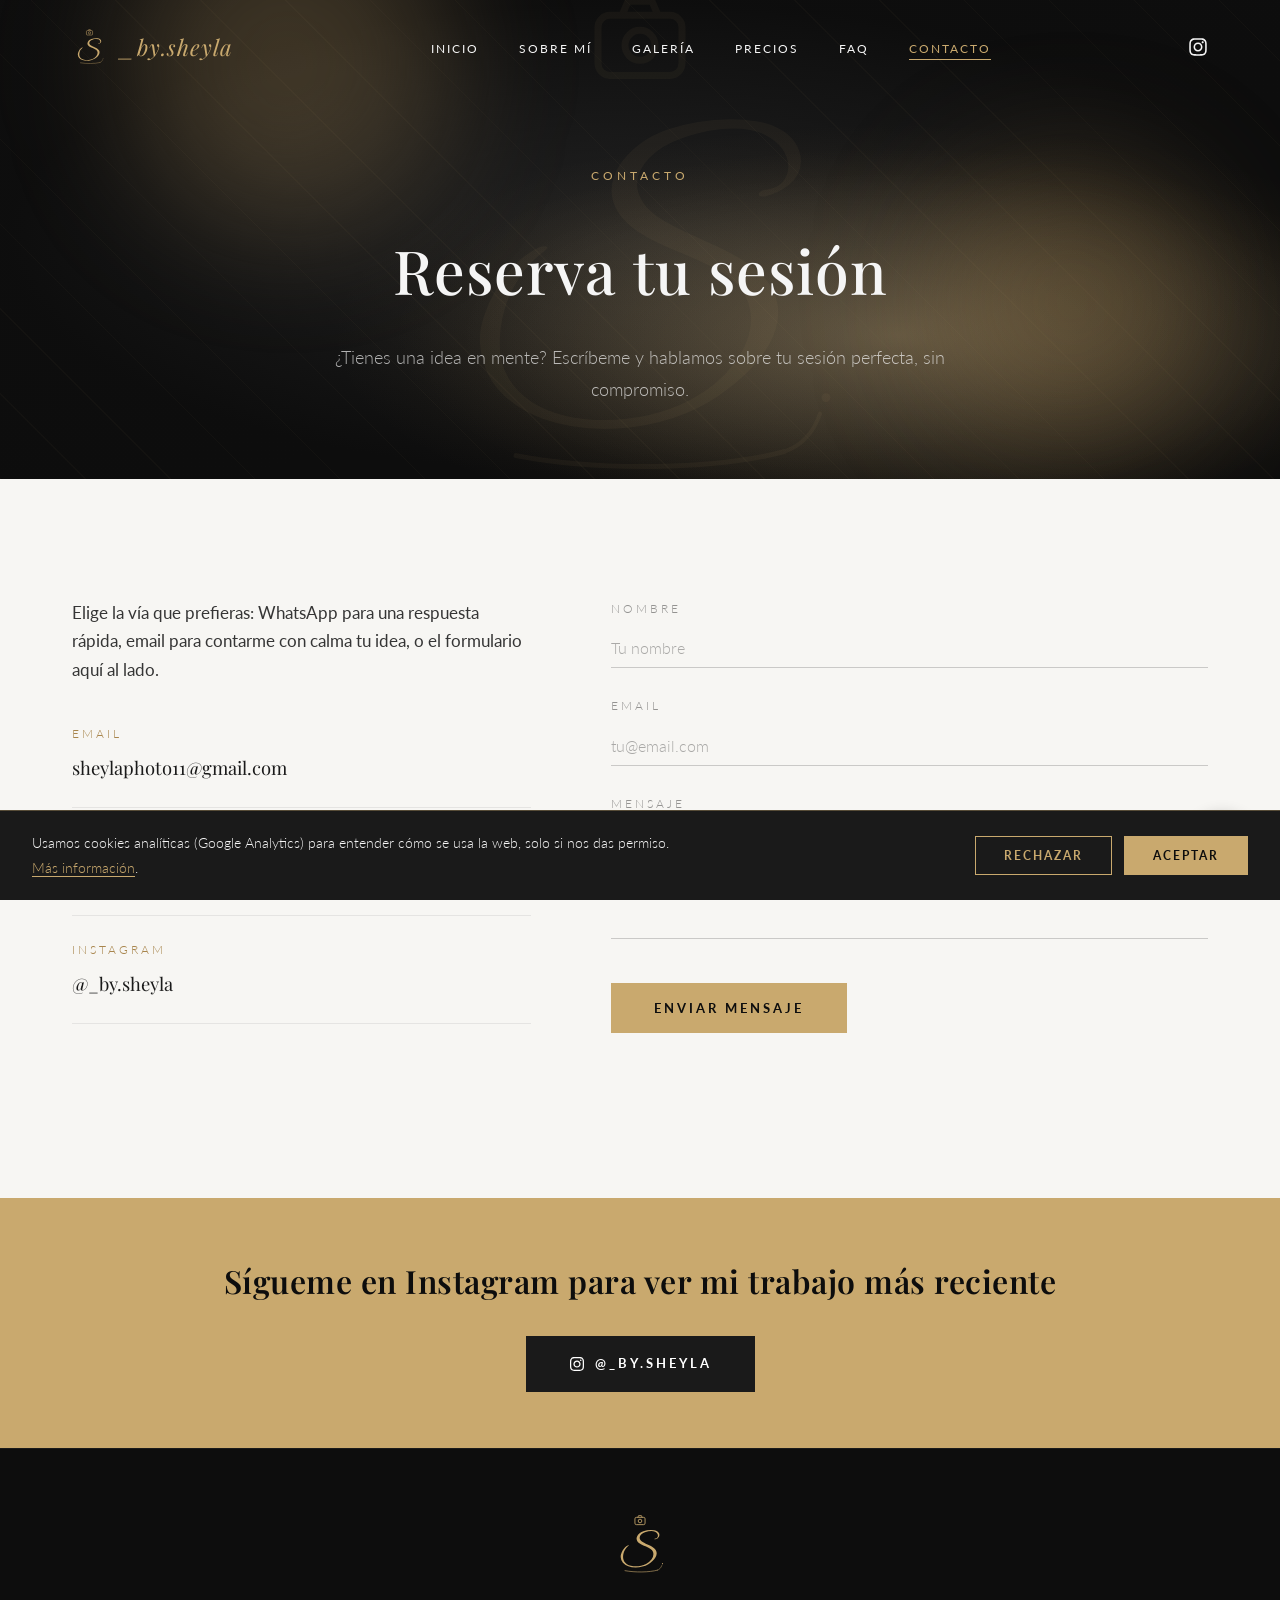
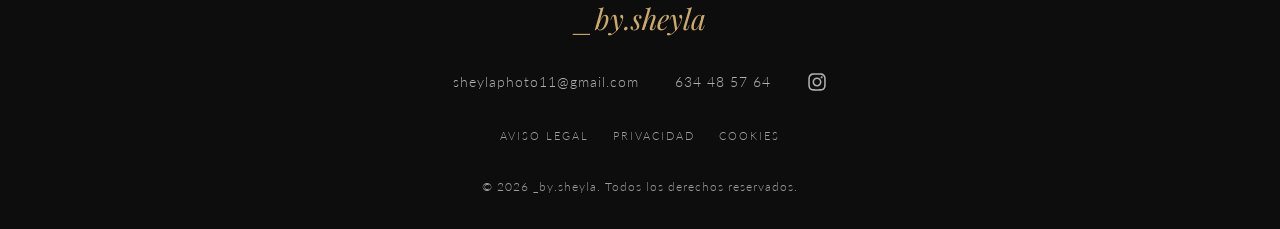
<file: contacto.html>
<!DOCTYPE html>
<html lang="es">
<head>
<meta charset="UTF-8">
<meta name="viewport" content="width=device-width, initial-scale=1.0">
<title>Contacto — _by.sheyla</title>
<meta name="description" content="Reserva tu sesión de fotos con _by.sheyla. Escríbeme por WhatsApp, email o a través del formulario de contacto.">
<link rel="preconnect" href="https://fonts.googleapis.com">
<link rel="preconnect" href="https://fonts.gstatic.com" crossorigin>
<link href="https://fonts.googleapis.com/css2?family=Playfair+Display:ital,wght@0,400;0,500;0,600;0,700;1,400;1,500&family=Lato:wght@300;400;700&display=swap" rel="stylesheet">
<link rel="icon" type="image/svg+xml" href="images/logo.svg">
<link rel="stylesheet" href="styles.css">
<link rel="stylesheet" href="animations.css">
</head>
<body>

  <!-- WhatsApp floating button -->
  <a href="#" class="whatsapp-float whatsapp-link" data-wa-msg="Hola, me gustaría reservar una sesión de fotos" aria-label="Escríbeme por WhatsApp">
    <svg viewBox="0 0 448 512" aria-hidden="true"><path d="M380.9 97.1C339 55.1 283.2 32 223.9 32c-122.4 0-222 99.6-222 222 0 39.1 10.2 77.3 29.6 111L0 480l117.7-30.9c32.4 17.7 68.9 27 106.1 27h.1c122.3 0 224.1-99.6 224.1-222 0-59.3-25.2-115-67.1-157zm-157 341.6c-33.2 0-65.7-8.9-94-25.7l-6.7-4-69.8 18.3L72 359.2l-4.4-7c-18.5-29.4-28.2-63.3-28.2-98.2 0-101.7 82.8-184.5 184.6-184.5 49.3 0 95.6 19.2 130.4 54.1 34.8 34.9 56.2 81.2 56.1 130.5 0 101.8-84.9 184.6-186.6 184.6zm101.2-138.2c-5.5-2.8-32.8-16.2-37.9-18-5.1-1.9-8.8-2.8-12.5 2.8-3.7 5.6-14.3 18-17.6 21.8-3.2 3.7-6.5 4.2-12 1.4-32.6-16.3-54-29.1-75.5-66-5.7-9.8 5.7-9.1 16.3-30.3 1.8-3.7.9-6.9-.5-9.7-1.4-2.8-12.5-30.1-17.1-41.2-4.5-10.8-9.1-9.3-12.5-9.5-3.2-.2-6.9-.2-10.6-.2-3.7 0-9.7 1.4-14.8 6.9-5.1 5.6-19.4 19-19.4 46.3 0 27.3 19.9 53.7 22.6 57.4 2.8 3.7 39.1 59.7 94.8 83.8 35.2 15.2 49 16.5 66.6 13.9 10.7-1.6 32.8-13.4 37.4-26.4 4.6-13 4.6-24.1 3.2-26.4-1.3-2.5-5-3.9-10.5-6.6z"/></svg>
    <span class="tooltip">¡Escríbeme por WhatsApp!</span>
  </a>

  <!-- Navbar -->
  <nav class="navbar" id="navbar">
    <div class="container">
      <a href="index.html" class="nav-logo"><img src="images/logo.svg" alt="" class="nav-logo-icon">_by.sheyla</a>
      <ul class="nav-menu" id="navMenu">
        <li><a href="index.html">Inicio</a></li>
        <li><a href="sobre-mi.html">Sobre mí</a></li>
        <li><a href="galeria.html">Galería</a></li>
        <li><a href="precios.html">Precios</a></li>
        <li><a href="faq.html">FAQ</a></li>
        <li><a href="contacto.html" class="active" aria-current="page">Contacto</a></li>
      </ul>
      <div class="nav-actions">
        <a href="https://www.instagram.com/_by.sheyla?igsh=OTh0emF0aGs5emdh" target="_blank" rel="noopener" class="nav-instagram" aria-label="Instagram"><svg viewBox="0 0 448 512" aria-hidden="true"><path d="M224.1 141c-63.6 0-114.9 51.3-114.9 114.9s51.3 114.9 114.9 114.9S339 319.5 339 255.9 287.7 141 224.1 141zm0 189.6c-41.1 0-74.7-33.5-74.7-74.7s33.5-74.7 74.7-74.7 74.7 33.5 74.7 74.7-33.6 74.7-74.7 74.7zm146.4-194.3c0 14.9-12 26.8-26.8 26.8-14.9 0-26.8-12-26.8-26.8s12-26.8 26.8-26.8 26.8 12 26.8 26.8zm76.1 27.2c-1.7-35.9-9.9-67.7-36.2-93.9-26.2-26.2-58-34.4-93.9-36.2-37-2.1-147.9-2.1-184.9 0-35.8 1.7-67.6 9.9-93.9 36.1s-34.4 58-36.2 93.9c-2.1 37-2.1 147.9 0 184.9 1.7 35.9 9.9 67.7 36.2 93.9s58 34.4 93.9 36.2c37 2.1 147.9 2.1 184.9 0 35.9-1.7 67.7-9.9 93.9-36.2 26.2-26.2 34.4-58 36.2-93.9 2.1-37 2.1-147.8 0-184.8zM398.8 388c-7.8 19.6-22.9 34.7-42.6 42.6-29.5 11.7-99.5 9-132.1 9s-102.7 2.6-132.1-9c-19.6-7.8-34.7-22.9-42.6-42.6-11.7-29.5-9-99.5-9-132.1s-2.6-102.7 9-132.1c7.8-19.6 22.9-34.7 42.6-42.6 29.5-11.7 99.5-9 132.1-9s102.7-2.6 132.1 9c19.6 7.8 34.7 22.9 42.6 42.6 11.7 29.5 9 99.5 9 132.1s2.7 102.7-9 132.1z"/></svg></a>
        <button class="hamburger" id="hamburger" aria-label="Abrir menú">
          <span></span>
          <span></span>
          <span></span>
        </button>
      </div>
    </div>
  </nav>

  <!-- Page hero -->
  <header class="page-hero">
    <div class="hero-mesh-bg" aria-hidden="true"></div>
    <div class="hero-glows" aria-hidden="true"><span class="glow-1"></span><span class="glow-2"></span></div>
    <div class="page-hero-content" data-scroll-fade>
      <span class="section-label">Contacto</span>
      <h1 class="page-hero-title" data-blur-text="words" data-blur-trigger="mount" data-blur-delay="120">Reserva tu sesión</h1>
      <p class="page-hero-text animate-fade-in-up" style="animation-delay: 700ms">¿Tienes una idea en mente? Escríbeme y hablamos sobre tu sesión perfecta, sin compromiso.</p>
    </div>
  </header>

  <!-- Contact -->
  <section class="contact">
    <div class="container">
      <div class="contact-grid">
        <div class="contact-info fade-in">
          <p>Elige la vía que prefieras: WhatsApp para una respuesta rápida, email para contarme con calma tu idea, o el formulario aquí al lado.</p>
          <ul>
            <li>
              <span>Email</span>
              <a href="mailto:sheylaphoto11@gmail.com">sheylaphoto11@gmail.com</a>
            </li>
            <li>
              <span>Teléfono / WhatsApp</span>
              <a href="tel:+34634485764">634 48 57 64</a>
            </li>
            <li>
              <span>Instagram</span>
              <a href="https://www.instagram.com/_by.sheyla?igsh=OTh0emF0aGs5emdh" target="_blank" rel="noopener">@_by.sheyla</a>
            </li>
          </ul>
        </div>
        <form class="contact-form fade-in delay-1" id="contactForm">
          <div class="form-group">
            <label for="name">Nombre</label>
            <input type="text" id="name" name="name" placeholder="Tu nombre" required>
          </div>
          <div class="form-group">
            <label for="email">Email</label>
            <input type="email" id="email" name="email" placeholder="tu@email.com" required>
          </div>
          <div class="form-group">
            <label for="message">Mensaje</label>
            <textarea id="message" name="message" rows="5" placeholder="Cuéntame sobre la sesión que tienes en mente..." required></textarea>
          </div>
          <button type="submit" class="btn btn-gold">Enviar mensaje</button>
          <p class="form-status" id="formStatus"></p>
        </form>
      </div>
    </div>
  </section>

  <!-- CTA: Instagram -->
  <div class="cta-banner fade-in">
    <h3>Sígueme en Instagram para ver mi trabajo más reciente</h3>
    <a href="https://www.instagram.com/_by.sheyla?igsh=OTh0emF0aGs5emdh" target="_blank" rel="noopener" class="btn btn-dark">
      <svg viewBox="0 0 448 512" aria-hidden="true"><path d="M224.1 141c-63.6 0-114.9 51.3-114.9 114.9s51.3 114.9 114.9 114.9S339 319.5 339 255.9 287.7 141 224.1 141zm0 189.6c-41.1 0-74.7-33.5-74.7-74.7s33.5-74.7 74.7-74.7 74.7 33.5 74.7 74.7-33.6 74.7-74.7 74.7zm146.4-194.3c0 14.9-12 26.8-26.8 26.8-14.9 0-26.8-12-26.8-26.8s12-26.8 26.8-26.8 26.8 12 26.8 26.8zm76.1 27.2c-1.7-35.9-9.9-67.7-36.2-93.9-26.2-26.2-58-34.4-93.9-36.2-37-2.1-147.9-2.1-184.9 0-35.8 1.7-67.6 9.9-93.9 36.1s-34.4 58-36.2 93.9c-2.1 37-2.1 147.9 0 184.9 1.7 35.9 9.9 67.7 36.2 93.9s58 34.4 93.9 36.2c37 2.1 147.9 2.1 184.9 0 35.9-1.7 67.7-9.9 93.9-36.2 26.2-26.2 34.4-58 36.2-93.9 2.1-37 2.1-147.8 0-184.8zM398.8 388c-7.8 19.6-22.9 34.7-42.6 42.6-29.5 11.7-99.5 9-132.1 9s-102.7 2.6-132.1-9c-19.6-7.8-34.7-22.9-42.6-42.6-11.7-29.5-9-99.5-9-132.1s-2.6-102.7 9-132.1c7.8-19.6 22.9-34.7 42.6-42.6 29.5-11.7 99.5-9 132.1-9s102.7-2.6 132.1 9c19.6 7.8 34.7 22.9 42.6 42.6 11.7 29.5 9 99.5 9 132.1s2.7 102.7-9 132.1z"/></svg>
      @_by.sheyla
    </a>
  </div>

  <!-- Footer -->
  <footer class="footer">
    <div class="container">
      <img src="images/logo.svg" alt="" class="footer-emblem">
      <p class="footer-logo">_by.sheyla</p>
      <div class="footer-info">
        <a href="mailto:sheylaphoto11@gmail.com">sheylaphoto11@gmail.com</a>
        <a href="tel:+34634485764">634 48 57 64</a>
        <a href="https://www.instagram.com/_by.sheyla?igsh=OTh0emF0aGs5emdh" target="_blank" rel="noopener" class="footer-icon" aria-label="Instagram"><svg viewBox="0 0 448 512" aria-hidden="true"><path d="M224.1 141c-63.6 0-114.9 51.3-114.9 114.9s51.3 114.9 114.9 114.9S339 319.5 339 255.9 287.7 141 224.1 141zm0 189.6c-41.1 0-74.7-33.5-74.7-74.7s33.5-74.7 74.7-74.7 74.7 33.5 74.7 74.7-33.6 74.7-74.7 74.7zm146.4-194.3c0 14.9-12 26.8-26.8 26.8-14.9 0-26.8-12-26.8-26.8s12-26.8 26.8-26.8 26.8 12 26.8 26.8zm76.1 27.2c-1.7-35.9-9.9-67.7-36.2-93.9-26.2-26.2-58-34.4-93.9-36.2-37-2.1-147.9-2.1-184.9 0-35.8 1.7-67.6 9.9-93.9 36.1s-34.4 58-36.2 93.9c-2.1 37-2.1 147.9 0 184.9 1.7 35.9 9.9 67.7 36.2 93.9s58 34.4 93.9 36.2c37 2.1 147.9 2.1 184.9 0 35.9-1.7 67.7-9.9 93.9-36.2 26.2-26.2 34.4-58 36.2-93.9 2.1-37 2.1-147.8 0-184.8zM398.8 388c-7.8 19.6-22.9 34.7-42.6 42.6-29.5 11.7-99.5 9-132.1 9s-102.7 2.6-132.1-9c-19.6-7.8-34.7-22.9-42.6-42.6-11.7-29.5-9-99.5-9-132.1s-2.6-102.7 9-132.1c7.8-19.6 22.9-34.7 42.6-42.6 29.5-11.7 99.5-9 132.1-9s102.7-2.6 132.1 9c19.6 7.8 34.7 22.9 42.6 42.6 11.7 29.5 9 99.5 9 132.1s2.7 102.7-9 132.1z"/></svg></a>
      </div>
      <nav class="footer-nav">
        <a href="aviso-legal.html">Aviso legal</a>
        <a href="privacidad.html">Privacidad</a>
        <a href="cookies.html">Cookies</a>
      </nav>
      <p class="footer-copy">&copy; 2026 _by.sheyla. Todos los derechos reservados.</p>
    </div>
  </footer>

  <script src="main.js"></script>
  <script src="animations.js"></script>
  <script src="cookies.js"></script>
</body>
</html>
</file>
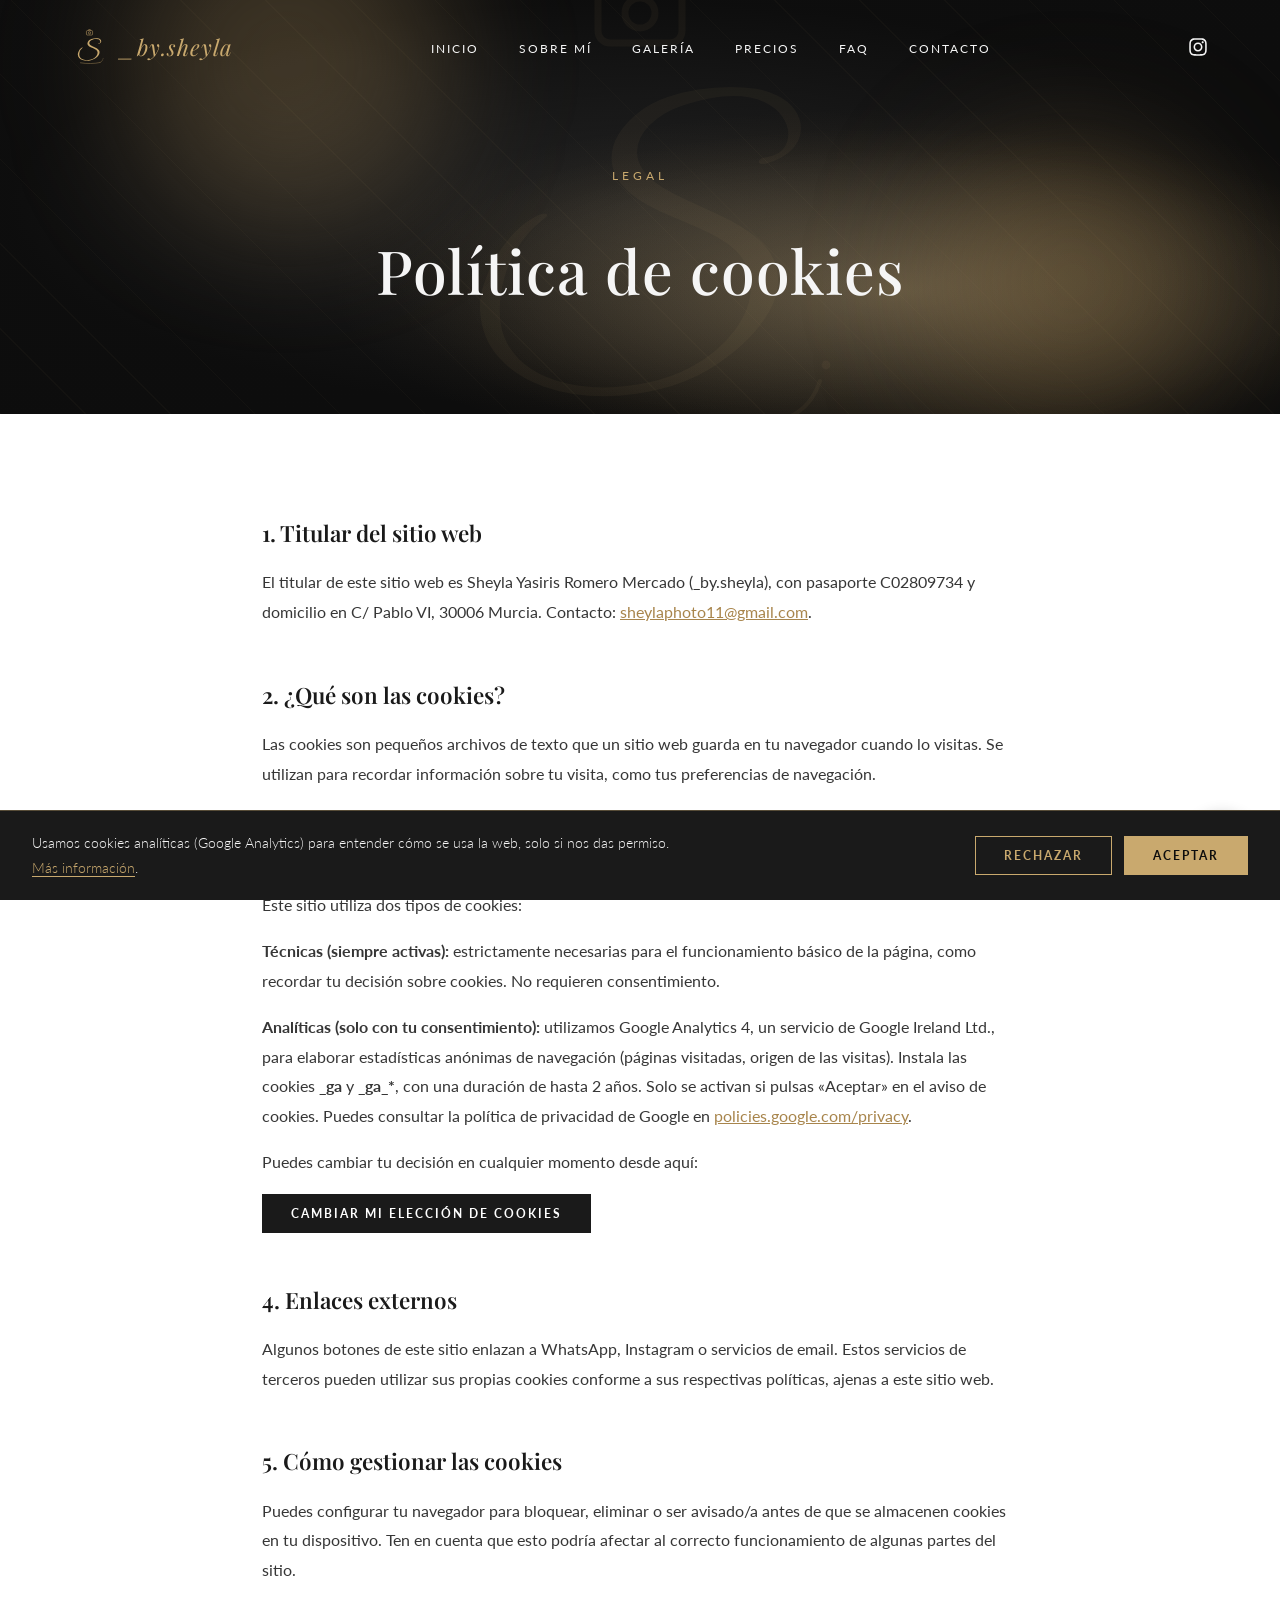
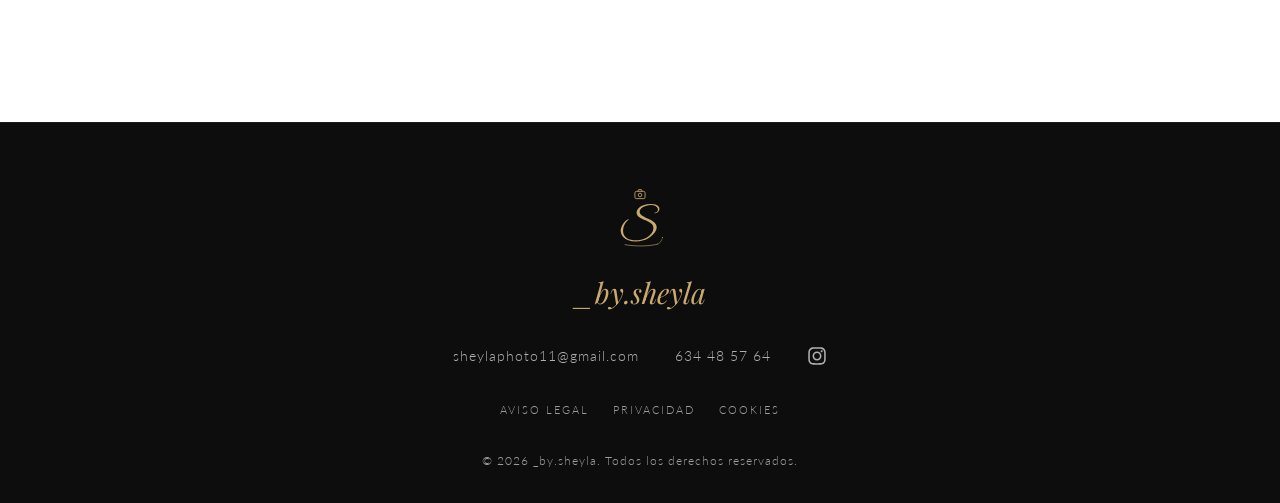
<file: cookies.html>
<!DOCTYPE html>
<html lang="es">
<head>
<meta charset="UTF-8">
<meta name="viewport" content="width=device-width, initial-scale=1.0">
<title>Política de cookies — _by.sheyla</title>
<meta name="description" content="Política de cookies del sitio web de _by.sheyla.">
<link rel="preconnect" href="https://fonts.googleapis.com">
<link rel="preconnect" href="https://fonts.gstatic.com" crossorigin>
<link href="https://fonts.googleapis.com/css2?family=Playfair+Display:ital,wght@0,400;0,500;0,600;0,700;1,400;1,500&family=Lato:wght@300;400;700&display=swap" rel="stylesheet">
<link rel="icon" type="image/svg+xml" href="images/logo.svg">
<link rel="stylesheet" href="styles.css">
<link rel="stylesheet" href="animations.css">
</head>
<body>

  <!-- WhatsApp floating button -->
  <a href="#" class="whatsapp-float whatsapp-link" data-wa-msg="Hola, me gustaría reservar una sesión de fotos" aria-label="Escríbeme por WhatsApp">
    <svg viewBox="0 0 448 512" aria-hidden="true"><path d="M380.9 97.1C339 55.1 283.2 32 223.9 32c-122.4 0-222 99.6-222 222 0 39.1 10.2 77.3 29.6 111L0 480l117.7-30.9c32.4 17.7 68.9 27 106.1 27h.1c122.3 0 224.1-99.6 224.1-222 0-59.3-25.2-115-67.1-157zm-157 341.6c-33.2 0-65.7-8.9-94-25.7l-6.7-4-69.8 18.3L72 359.2l-4.4-7c-18.5-29.4-28.2-63.3-28.2-98.2 0-101.7 82.8-184.5 184.6-184.5 49.3 0 95.6 19.2 130.4 54.1 34.8 34.9 56.2 81.2 56.1 130.5 0 101.8-84.9 184.6-186.6 184.6zm101.2-138.2c-5.5-2.8-32.8-16.2-37.9-18-5.1-1.9-8.8-2.8-12.5 2.8-3.7 5.6-14.3 18-17.6 21.8-3.2 3.7-6.5 4.2-12 1.4-32.6-16.3-54-29.1-75.5-66-5.7-9.8 5.7-9.1 16.3-30.3 1.8-3.7.9-6.9-.5-9.7-1.4-2.8-12.5-30.1-17.1-41.2-4.5-10.8-9.1-9.3-12.5-9.5-3.2-.2-6.9-.2-10.6-.2-3.7 0-9.7 1.4-14.8 6.9-5.1 5.6-19.4 19-19.4 46.3 0 27.3 19.9 53.7 22.6 57.4 2.8 3.7 39.1 59.7 94.8 83.8 35.2 15.2 49 16.5 66.6 13.9 10.7-1.6 32.8-13.4 37.4-26.4 4.6-13 4.6-24.1 3.2-26.4-1.3-2.5-5-3.9-10.5-6.6z"/></svg>
    <span class="tooltip">¡Escríbeme por WhatsApp!</span>
  </a>

  <!-- Navbar -->
  <nav class="navbar" id="navbar">
    <div class="container">
      <a href="index.html" class="nav-logo"><img src="images/logo.svg" alt="" class="nav-logo-icon">_by.sheyla</a>
      <ul class="nav-menu" id="navMenu">
        <li><a href="index.html">Inicio</a></li>
        <li><a href="sobre-mi.html">Sobre mí</a></li>
        <li><a href="galeria.html">Galería</a></li>
        <li><a href="precios.html">Precios</a></li>
        <li><a href="faq.html">FAQ</a></li>
        <li><a href="contacto.html">Contacto</a></li>
      </ul>
      <div class="nav-actions">
        <a href="https://www.instagram.com/_by.sheyla?igsh=OTh0emF0aGs5emdh" target="_blank" rel="noopener" class="nav-instagram" aria-label="Instagram"><svg viewBox="0 0 448 512" aria-hidden="true"><path d="M224.1 141c-63.6 0-114.9 51.3-114.9 114.9s51.3 114.9 114.9 114.9S339 319.5 339 255.9 287.7 141 224.1 141zm0 189.6c-41.1 0-74.7-33.5-74.7-74.7s33.5-74.7 74.7-74.7 74.7 33.5 74.7 74.7-33.6 74.7-74.7 74.7zm146.4-194.3c0 14.9-12 26.8-26.8 26.8-14.9 0-26.8-12-26.8-26.8s12-26.8 26.8-26.8 26.8 12 26.8 26.8zm76.1 27.2c-1.7-35.9-9.9-67.7-36.2-93.9-26.2-26.2-58-34.4-93.9-36.2-37-2.1-147.9-2.1-184.9 0-35.8 1.7-67.6 9.9-93.9 36.1s-34.4 58-36.2 93.9c-2.1 37-2.1 147.9 0 184.9 1.7 35.9 9.9 67.7 36.2 93.9s58 34.4 93.9 36.2c37 2.1 147.9 2.1 184.9 0 35.9-1.7 67.7-9.9 93.9-36.2 26.2-26.2 34.4-58 36.2-93.9 2.1-37 2.1-147.8 0-184.8zM398.8 388c-7.8 19.6-22.9 34.7-42.6 42.6-29.5 11.7-99.5 9-132.1 9s-102.7 2.6-132.1-9c-19.6-7.8-34.7-22.9-42.6-42.6-11.7-29.5-9-99.5-9-132.1s-2.6-102.7 9-132.1c7.8-19.6 22.9-34.7 42.6-42.6 29.5-11.7 99.5-9 132.1-9s102.7-2.6 132.1 9c19.6 7.8 34.7 22.9 42.6 42.6 11.7 29.5 9 99.5 9 132.1s2.7 102.7-9 132.1z"/></svg></a>
        <button class="hamburger" id="hamburger" aria-label="Abrir menú">
          <span></span>
          <span></span>
          <span></span>
        </button>
      </div>
    </div>
  </nav>

  <!-- Page hero -->
  <header class="page-hero">
    <div class="hero-mesh-bg" aria-hidden="true"></div>
    <div class="hero-glows" aria-hidden="true"><span class="glow-1"></span><span class="glow-2"></span></div>
    <div class="page-hero-content" data-scroll-fade>
      <span class="section-label">Legal</span>
      <h1 class="page-hero-title" data-blur-text="words" data-blur-trigger="mount" data-blur-delay="120">Política de cookies</h1>
    </div>
  </header>

  <!-- Legal content -->
  <section class="legal">
    <div class="container fade-in">
      <h2>1. Titular del sitio web</h2>
      <p>
        El titular de este sitio web es Sheyla Yasiris Romero Mercado (_by.sheyla), con pasaporte
        C02809734 y domicilio en C/ Pablo VI, 30006 Murcia. Contacto:
        <a href="mailto:sheylaphoto11@gmail.com">sheylaphoto11@gmail.com</a>.
      </p>

      <h2>2. ¿Qué son las cookies?</h2>
      <p>
        Las cookies son pequeños archivos de texto que un sitio web guarda en tu navegador cuando lo
        visitas. Se utilizan para recordar información sobre tu visita, como tus preferencias de
        navegación.
      </p>

      <h2>3. Cookies utilizadas en este sitio</h2>
      <p>
        Este sitio utiliza dos tipos de cookies:
      </p>
      <p>
        <strong>Técnicas (siempre activas):</strong> estrictamente necesarias para el funcionamiento básico
        de la página, como recordar tu decisión sobre cookies. No requieren consentimiento.
      </p>
      <p>
        <strong>Analíticas (solo con tu consentimiento):</strong> utilizamos Google Analytics 4, un servicio
        de Google Ireland Ltd., para elaborar estadísticas anónimas de navegación (páginas visitadas, origen
        de las visitas). Instala las cookies <strong>_ga</strong> y <strong>_ga_*</strong>, con una duración
        de hasta 2 años. Solo se activan si pulsas «Aceptar» en el aviso de cookies. Puedes consultar la
        política de privacidad de Google en
        <a href="https://policies.google.com/privacy" target="_blank" rel="noopener">policies.google.com/privacy</a>.
      </p>
      <p>
        Puedes cambiar tu decisión en cualquier momento desde aquí:
      </p>
      <p>
        <button type="button" id="cookie-reopen" class="btn btn-dark btn-sm">Cambiar mi elección de cookies</button>
      </p>

      <h2>4. Enlaces externos</h2>
      <p>
        Algunos botones de este sitio enlazan a WhatsApp, Instagram o servicios de email. Estos servicios de
        terceros pueden utilizar sus propias cookies conforme a sus respectivas políticas, ajenas a este
        sitio web.
      </p>

      <h2>5. Cómo gestionar las cookies</h2>
      <p>
        Puedes configurar tu navegador para bloquear, eliminar o ser avisado/a antes de que se almacenen
        cookies en tu dispositivo. Ten en cuenta que esto podría afectar al correcto funcionamiento de
        algunas partes del sitio.
      </p>
    </div>
  </section>

  <!-- Footer -->
  <footer class="footer">
    <div class="container">
      <img src="images/logo.svg" alt="" class="footer-emblem">
      <p class="footer-logo">_by.sheyla</p>
      <div class="footer-info">
        <a href="mailto:sheylaphoto11@gmail.com">sheylaphoto11@gmail.com</a>
        <a href="tel:+34634485764">634 48 57 64</a>
        <a href="https://www.instagram.com/_by.sheyla?igsh=OTh0emF0aGs5emdh" target="_blank" rel="noopener" class="footer-icon" aria-label="Instagram"><svg viewBox="0 0 448 512" aria-hidden="true"><path d="M224.1 141c-63.6 0-114.9 51.3-114.9 114.9s51.3 114.9 114.9 114.9S339 319.5 339 255.9 287.7 141 224.1 141zm0 189.6c-41.1 0-74.7-33.5-74.7-74.7s33.5-74.7 74.7-74.7 74.7 33.5 74.7 74.7-33.6 74.7-74.7 74.7zm146.4-194.3c0 14.9-12 26.8-26.8 26.8-14.9 0-26.8-12-26.8-26.8s12-26.8 26.8-26.8 26.8 12 26.8 26.8zm76.1 27.2c-1.7-35.9-9.9-67.7-36.2-93.9-26.2-26.2-58-34.4-93.9-36.2-37-2.1-147.9-2.1-184.9 0-35.8 1.7-67.6 9.9-93.9 36.1s-34.4 58-36.2 93.9c-2.1 37-2.1 147.9 0 184.9 1.7 35.9 9.9 67.7 36.2 93.9s58 34.4 93.9 36.2c37 2.1 147.9 2.1 184.9 0 35.9-1.7 67.7-9.9 93.9-36.2 26.2-26.2 34.4-58 36.2-93.9 2.1-37 2.1-147.8 0-184.8zM398.8 388c-7.8 19.6-22.9 34.7-42.6 42.6-29.5 11.7-99.5 9-132.1 9s-102.7 2.6-132.1-9c-19.6-7.8-34.7-22.9-42.6-42.6-11.7-29.5-9-99.5-9-132.1s-2.6-102.7 9-132.1c7.8-19.6 22.9-34.7 42.6-42.6 29.5-11.7 99.5-9 132.1-9s102.7-2.6 132.1 9c19.6 7.8 34.7 22.9 42.6 42.6 11.7 29.5 9 99.5 9 132.1s2.7 102.7-9 132.1z"/></svg></a>
      </div>
      <nav class="footer-nav">
        <a href="aviso-legal.html">Aviso legal</a>
        <a href="privacidad.html">Privacidad</a>
        <a href="cookies.html" class="active" aria-current="page">Cookies</a>
      </nav>
      <p class="footer-copy">&copy; 2026 _by.sheyla. Todos los derechos reservados.</p>
    </div>
  </footer>

  <script src="main.js"></script>
  <script src="animations.js"></script>
  <script src="cookies.js"></script>
</body>
</html>
</file>
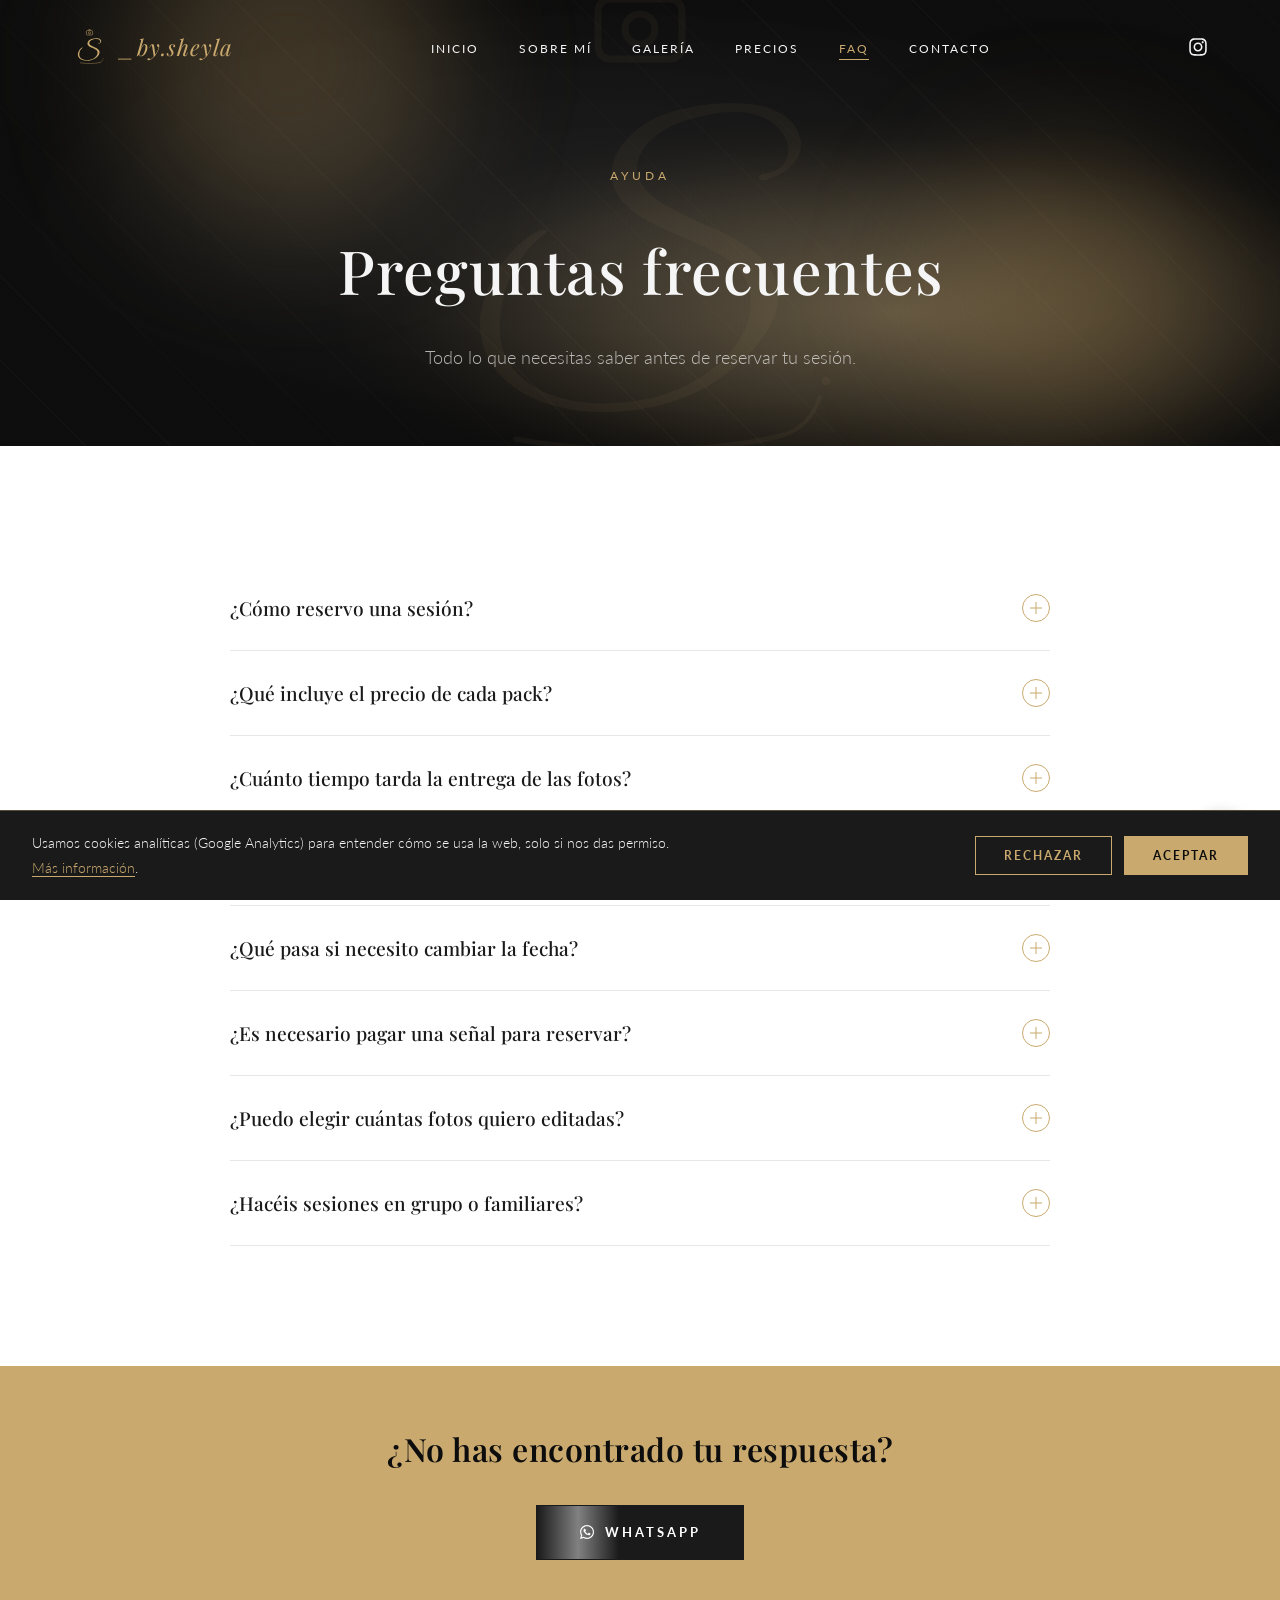
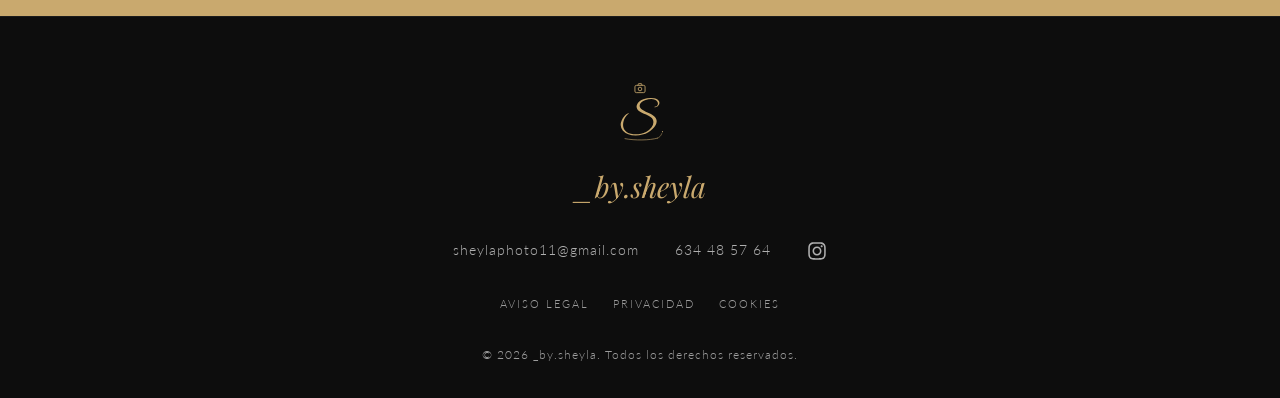
<file: faq.html>
<!DOCTYPE html>
<html lang="es">
<head>
<meta charset="UTF-8">
<meta name="viewport" content="width=device-width, initial-scale=1.0">
<title>Preguntas frecuentes — _by.sheyla</title>
<meta name="description" content="Resuelve tus dudas sobre las sesiones de fotos de _by.sheyla: reservas, precios, plazos de entrega, ubicaciones y más.">
<link rel="preconnect" href="https://fonts.googleapis.com">
<link rel="preconnect" href="https://fonts.gstatic.com" crossorigin>
<link href="https://fonts.googleapis.com/css2?family=Playfair+Display:ital,wght@0,400;0,500;0,600;0,700;1,400;1,500&family=Lato:wght@300;400;700&display=swap" rel="stylesheet">
<link rel="icon" type="image/svg+xml" href="images/logo.svg">
<link rel="stylesheet" href="styles.css">
<link rel="stylesheet" href="animations.css">
</head>
<body>

  <!-- WhatsApp floating button -->
  <a href="#" class="whatsapp-float whatsapp-link" data-wa-msg="Hola, tengo una pregunta sobre las sesiones de fotos" aria-label="Escríbeme por WhatsApp">
    <svg viewBox="0 0 448 512" aria-hidden="true"><path d="M380.9 97.1C339 55.1 283.2 32 223.9 32c-122.4 0-222 99.6-222 222 0 39.1 10.2 77.3 29.6 111L0 480l117.7-30.9c32.4 17.7 68.9 27 106.1 27h.1c122.3 0 224.1-99.6 224.1-222 0-59.3-25.2-115-67.1-157zm-157 341.6c-33.2 0-65.7-8.9-94-25.7l-6.7-4-69.8 18.3L72 359.2l-4.4-7c-18.5-29.4-28.2-63.3-28.2-98.2 0-101.7 82.8-184.5 184.6-184.5 49.3 0 95.6 19.2 130.4 54.1 34.8 34.9 56.2 81.2 56.1 130.5 0 101.8-84.9 184.6-186.6 184.6zm101.2-138.2c-5.5-2.8-32.8-16.2-37.9-18-5.1-1.9-8.8-2.8-12.5 2.8-3.7 5.6-14.3 18-17.6 21.8-3.2 3.7-6.5 4.2-12 1.4-32.6-16.3-54-29.1-75.5-66-5.7-9.8 5.7-9.1 16.3-30.3 1.8-3.7.9-6.9-.5-9.7-1.4-2.8-12.5-30.1-17.1-41.2-4.5-10.8-9.1-9.3-12.5-9.5-3.2-.2-6.9-.2-10.6-.2-3.7 0-9.7 1.4-14.8 6.9-5.1 5.6-19.4 19-19.4 46.3 0 27.3 19.9 53.7 22.6 57.4 2.8 3.7 39.1 59.7 94.8 83.8 35.2 15.2 49 16.5 66.6 13.9 10.7-1.6 32.8-13.4 37.4-26.4 4.6-13 4.6-24.1 3.2-26.4-1.3-2.5-5-3.9-10.5-6.6z"/></svg>
    <span class="tooltip">¡Escríbeme por WhatsApp!</span>
  </a>

  <!-- Navbar -->
  <nav class="navbar" id="navbar">
    <div class="container">
      <a href="index.html" class="nav-logo"><img src="images/logo.svg" alt="" class="nav-logo-icon">_by.sheyla</a>
      <ul class="nav-menu" id="navMenu">
        <li><a href="index.html">Inicio</a></li>
        <li><a href="sobre-mi.html">Sobre mí</a></li>
        <li><a href="galeria.html">Galería</a></li>
        <li><a href="precios.html">Precios</a></li>
        <li><a href="faq.html" class="active" aria-current="page">FAQ</a></li>
        <li><a href="contacto.html">Contacto</a></li>
      </ul>
      <div class="nav-actions">
        <a href="https://www.instagram.com/_by.sheyla?igsh=OTh0emF0aGs5emdh" target="_blank" rel="noopener" class="nav-instagram" aria-label="Instagram"><svg viewBox="0 0 448 512" aria-hidden="true"><path d="M224.1 141c-63.6 0-114.9 51.3-114.9 114.9s51.3 114.9 114.9 114.9S339 319.5 339 255.9 287.7 141 224.1 141zm0 189.6c-41.1 0-74.7-33.5-74.7-74.7s33.5-74.7 74.7-74.7 74.7 33.5 74.7 74.7-33.6 74.7-74.7 74.7zm146.4-194.3c0 14.9-12 26.8-26.8 26.8-14.9 0-26.8-12-26.8-26.8s12-26.8 26.8-26.8 26.8 12 26.8 26.8zm76.1 27.2c-1.7-35.9-9.9-67.7-36.2-93.9-26.2-26.2-58-34.4-93.9-36.2-37-2.1-147.9-2.1-184.9 0-35.8 1.7-67.6 9.9-93.9 36.1s-34.4 58-36.2 93.9c-2.1 37-2.1 147.9 0 184.9 1.7 35.9 9.9 67.7 36.2 93.9s58 34.4 93.9 36.2c37 2.1 147.9 2.1 184.9 0 35.9-1.7 67.7-9.9 93.9-36.2 26.2-26.2 34.4-58 36.2-93.9 2.1-37 2.1-147.8 0-184.8zM398.8 388c-7.8 19.6-22.9 34.7-42.6 42.6-29.5 11.7-99.5 9-132.1 9s-102.7 2.6-132.1-9c-19.6-7.8-34.7-22.9-42.6-42.6-11.7-29.5-9-99.5-9-132.1s-2.6-102.7 9-132.1c7.8-19.6 22.9-34.7 42.6-42.6 29.5-11.7 99.5-9 132.1-9s102.7-2.6 132.1 9c19.6 7.8 34.7 22.9 42.6 42.6 11.7 29.5 9 99.5 9 132.1s2.7 102.7-9 132.1z"/></svg></a>
        <button class="hamburger" id="hamburger" aria-label="Abrir menú">
          <span></span>
          <span></span>
          <span></span>
        </button>
      </div>
    </div>
  </nav>

  <!-- Page hero -->
  <header class="page-hero">
    <div class="hero-mesh-bg" aria-hidden="true"></div>
    <div class="hero-glows" aria-hidden="true"><span class="glow-1"></span><span class="glow-2"></span></div>
    <div class="page-hero-content" data-scroll-fade>
      <span class="section-label">Ayuda</span>
      <h1 class="page-hero-title" data-blur-text="words" data-blur-trigger="mount" data-blur-delay="120">Preguntas frecuentes</h1>
      <p class="page-hero-text animate-fade-in-up" style="animation-delay: 700ms">Todo lo que necesitas saber antes de reservar tu sesión.</p>
    </div>
  </header>

  <!-- FAQ -->
  <section class="faq">
    <div class="container">
      <div class="faq-list">

        <div class="faq-item fade-in">
          <button class="faq-question">
            ¿Cómo reservo una sesión?
            <span class="faq-icon"></span>
          </button>
          <div class="faq-answer">
            <p>Escríbeme por WhatsApp o a través del formulario de contacto contándome qué tipo de sesión te interesa, la fecha que tienes en mente y cualquier idea que quieras compartir. Te responderé lo antes posible para concretar los detalles y confirmar la reserva.</p>
          </div>
        </div>

        <div class="faq-item fade-in">
          <button class="faq-question">
            ¿Qué incluye el precio de cada pack?
            <span class="faq-icon"></span>
          </button>
          <div class="faq-answer">
            <p>Cada pack incluye la sesión fotográfica y la edición de las fotos seleccionadas, con un acabado cinematográfico cuidando la piel, la luz y el color. La entrega es siempre digital, en alta resolución y lista para imprimir o compartir.</p>
          </div>
        </div>

        <div class="faq-item fade-in">
          <button class="faq-question">
            ¿Cuánto tiempo tarda la entrega de las fotos?
            <span class="faq-icon"></span>
          </button>
          <div class="faq-answer">
            <p>El plazo habitual es de 7 a 14 días desde la sesión. Para el Pack Foto + Vídeo, el vídeo resumen se entrega junto con las fotos en un plazo de 7 a 16 días.</p>
          </div>
        </div>

        <div class="faq-item fade-in">
          <button class="faq-question">
            ¿Puedo elegir el lugar de la sesión?
            <span class="faq-icon"></span>
          </button>
          <div class="faq-answer">
            <p>Sí. Podemos elegir juntas la localización que mejor encaje con la idea que tengas en mente, ya sea exterior, interior o un sitio con un significado especial para ti.</p>
          </div>
        </div>

        <div class="faq-item fade-in">
          <button class="faq-question">
            ¿Qué pasa si necesito cambiar la fecha?
            <span class="faq-icon"></span>
          </button>
          <div class="faq-answer">
            <p>No hay problema. Avísame con la mayor antelación posible y buscaremos juntas una nueva fecha que funcione para ambas, sin coste adicional.</p>
          </div>
        </div>

        <div class="faq-item fade-in">
          <button class="faq-question">
            ¿Es necesario pagar una señal para reservar?
            <span class="faq-icon"></span>
          </button>
          <div class="faq-answer">
            <p>Para algunas sesiones puede solicitarse una pequeña señal que confirma la reserva de la fecha. Te lo indicaré al concretar los detalles por WhatsApp o email.</p>
          </div>
        </div>

        <div class="faq-item fade-in">
          <button class="faq-question">
            ¿Puedo elegir cuántas fotos quiero editadas?
            <span class="faq-icon"></span>
          </button>
          <div class="faq-answer">
            <p>El número de fotos editadas viene definido en cada pack, pero si necesitas más fotos de las incluidas, puedo añadirlas como extra. Escríbeme y lo vemos juntas.</p>
          </div>
        </div>

        <div class="faq-item fade-in">
          <button class="faq-question">
            ¿Hacéis sesiones en grupo o familiares?
            <span class="faq-icon"></span>
          </button>
          <div class="faq-answer">
            <p>Sí, claro. Echa un vistazo a la Sesión Amigos (2-3 personas) y la Sesión Familiar (4-6 personas) en la página de precios. Si sois más, escríbeme y preparamos un pack a medida.</p>
          </div>
        </div>

      </div>
    </div>
  </section>

  <!-- CTA -->
  <div class="cta-banner fade-in">
    <h3>¿No has encontrado tu respuesta?</h3>
    <a href="#" class="btn btn-dark btn-shine whatsapp-link" data-wa-msg="Hola, tengo una pregunta sobre las sesiones de fotos">
      <svg viewBox="0 0 448 512" aria-hidden="true"><path d="M380.9 97.1C339 55.1 283.2 32 223.9 32c-122.4 0-222 99.6-222 222 0 39.1 10.2 77.3 29.6 111L0 480l117.7-30.9c32.4 17.7 68.9 27 106.1 27h.1c122.3 0 224.1-99.6 224.1-222 0-59.3-25.2-115-67.1-157zm-157 341.6c-33.2 0-65.7-8.9-94-25.7l-6.7-4-69.8 18.3L72 359.2l-4.4-7c-18.5-29.4-28.2-63.3-28.2-98.2 0-101.7 82.8-184.5 184.6-184.5 49.3 0 95.6 19.2 130.4 54.1 34.8 34.9 56.2 81.2 56.1 130.5 0 101.8-84.9 184.6-186.6 184.6zm101.2-138.2c-5.5-2.8-32.8-16.2-37.9-18-5.1-1.9-8.8-2.8-12.5 2.8-3.7 5.6-14.3 18-17.6 21.8-3.2 3.7-6.5 4.2-12 1.4-32.6-16.3-54-29.1-75.5-66-5.7-9.8 5.7-9.1 16.3-30.3 1.8-3.7.9-6.9-.5-9.7-1.4-2.8-12.5-30.1-17.1-41.2-4.5-10.8-9.1-9.3-12.5-9.5-3.2-.2-6.9-.2-10.6-.2-3.7 0-9.7 1.4-14.8 6.9-5.1 5.6-19.4 19-19.4 46.3 0 27.3 19.9 53.7 22.6 57.4 2.8 3.7 39.1 59.7 94.8 83.8 35.2 15.2 49 16.5 66.6 13.9 10.7-1.6 32.8-13.4 37.4-26.4 4.6-13 4.6-24.1 3.2-26.4-1.3-2.5-5-3.9-10.5-6.6z"/></svg>
      WhatsApp
    </a>
  </div>

  <!-- Footer -->
  <footer class="footer">
    <div class="container">
      <img src="images/logo.svg" alt="" class="footer-emblem">
      <p class="footer-logo">_by.sheyla</p>
      <div class="footer-info">
        <a href="mailto:sheylaphoto11@gmail.com">sheylaphoto11@gmail.com</a>
        <a href="tel:+34634485764">634 48 57 64</a>
        <a href="https://www.instagram.com/_by.sheyla?igsh=OTh0emF0aGs5emdh" target="_blank" rel="noopener" class="footer-icon" aria-label="Instagram"><svg viewBox="0 0 448 512" aria-hidden="true"><path d="M224.1 141c-63.6 0-114.9 51.3-114.9 114.9s51.3 114.9 114.9 114.9S339 319.5 339 255.9 287.7 141 224.1 141zm0 189.6c-41.1 0-74.7-33.5-74.7-74.7s33.5-74.7 74.7-74.7 74.7 33.5 74.7 74.7-33.6 74.7-74.7 74.7zm146.4-194.3c0 14.9-12 26.8-26.8 26.8-14.9 0-26.8-12-26.8-26.8s12-26.8 26.8-26.8 26.8 12 26.8 26.8zm76.1 27.2c-1.7-35.9-9.9-67.7-36.2-93.9-26.2-26.2-58-34.4-93.9-36.2-37-2.1-147.9-2.1-184.9 0-35.8 1.7-67.6 9.9-93.9 36.1s-34.4 58-36.2 93.9c-2.1 37-2.1 147.9 0 184.9 1.7 35.9 9.9 67.7 36.2 93.9s58 34.4 93.9 36.2c37 2.1 147.9 2.1 184.9 0 35.9-1.7 67.7-9.9 93.9-36.2 26.2-26.2 34.4-58 36.2-93.9 2.1-37 2.1-147.8 0-184.8zM398.8 388c-7.8 19.6-22.9 34.7-42.6 42.6-29.5 11.7-99.5 9-132.1 9s-102.7 2.6-132.1-9c-19.6-7.8-34.7-22.9-42.6-42.6-11.7-29.5-9-99.5-9-132.1s-2.6-102.7 9-132.1c7.8-19.6 22.9-34.7 42.6-42.6 29.5-11.7 99.5-9 132.1-9s102.7-2.6 132.1 9c19.6 7.8 34.7 22.9 42.6 42.6 11.7 29.5 9 99.5 9 132.1s2.7 102.7-9 132.1z"/></svg></a>
      </div>
      <nav class="footer-nav">
        <a href="aviso-legal.html">Aviso legal</a>
        <a href="privacidad.html">Privacidad</a>
        <a href="cookies.html">Cookies</a>
      </nav>
      <p class="footer-copy">&copy; 2026 _by.sheyla. Todos los derechos reservados.</p>
    </div>
  </footer>

  <script src="main.js"></script>
  <script src="animations.js"></script>
  <script src="cookies.js"></script>
</body>
</html>
</file>
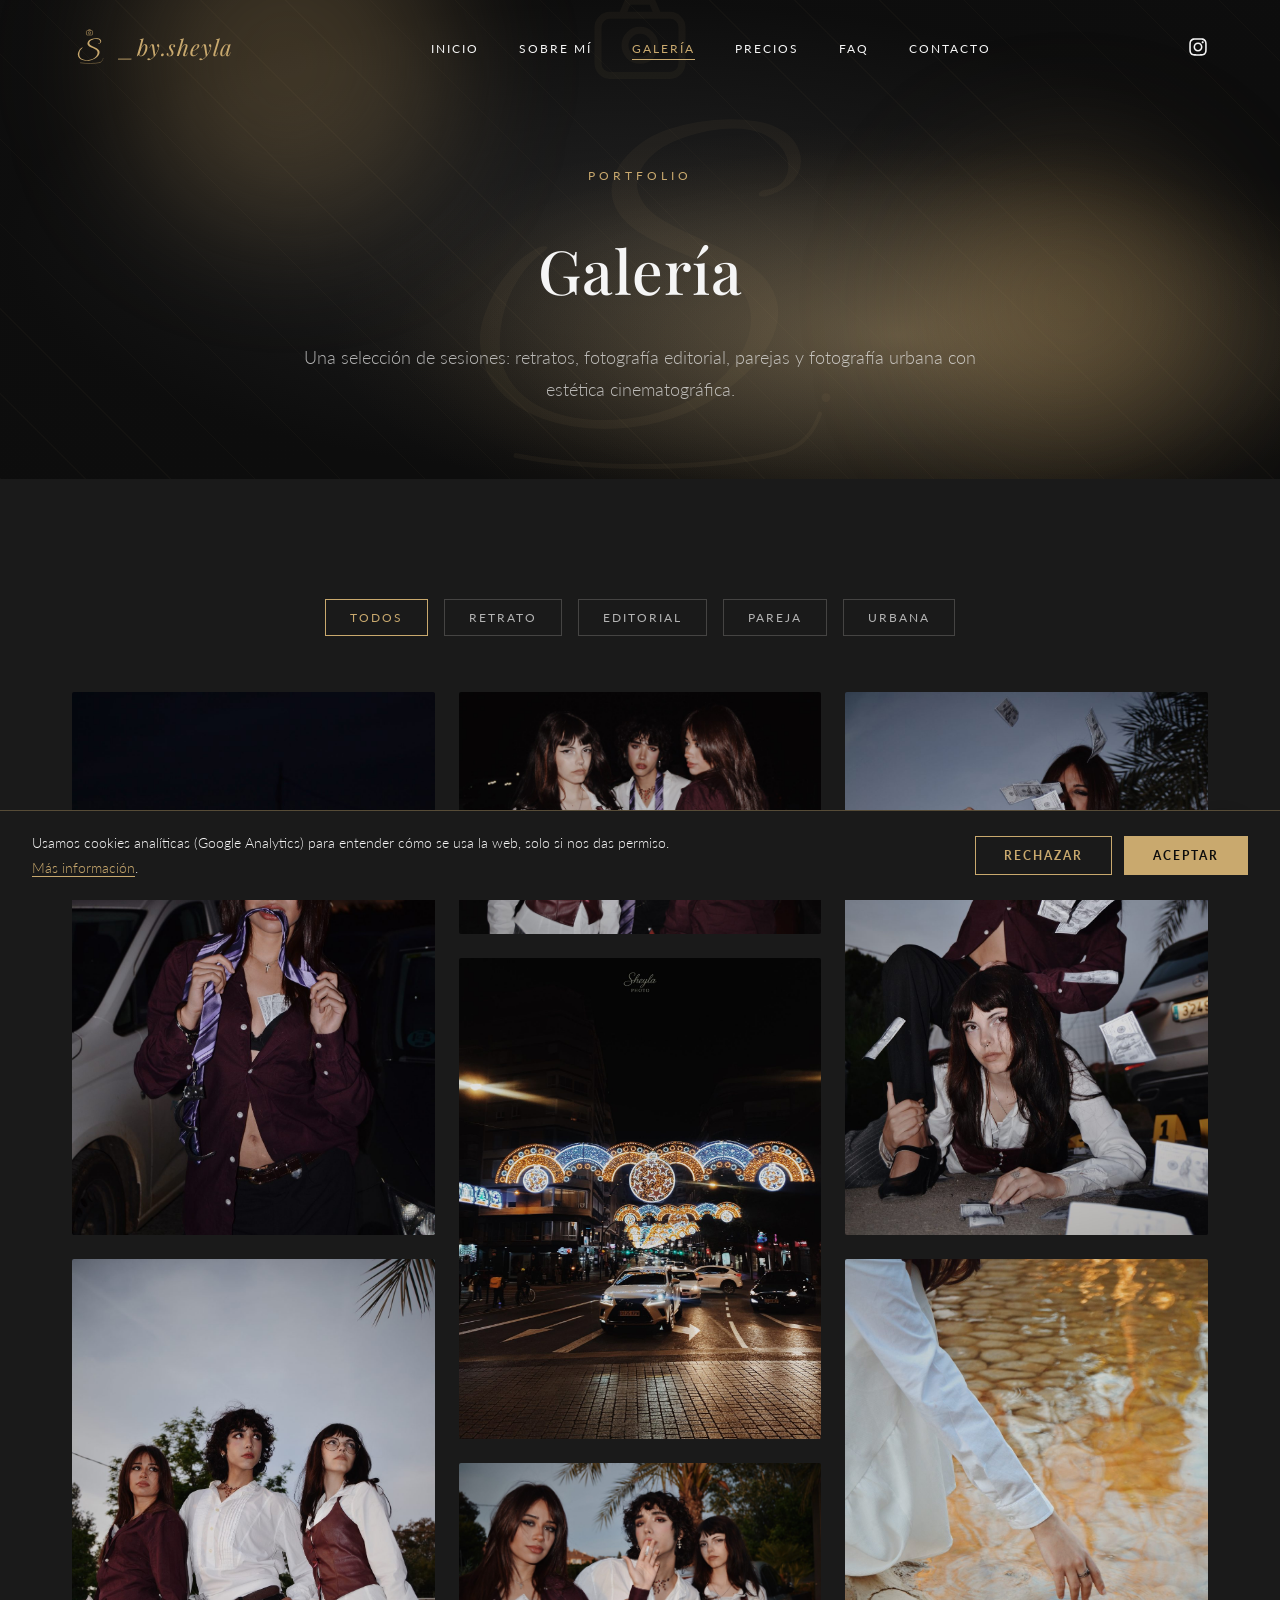
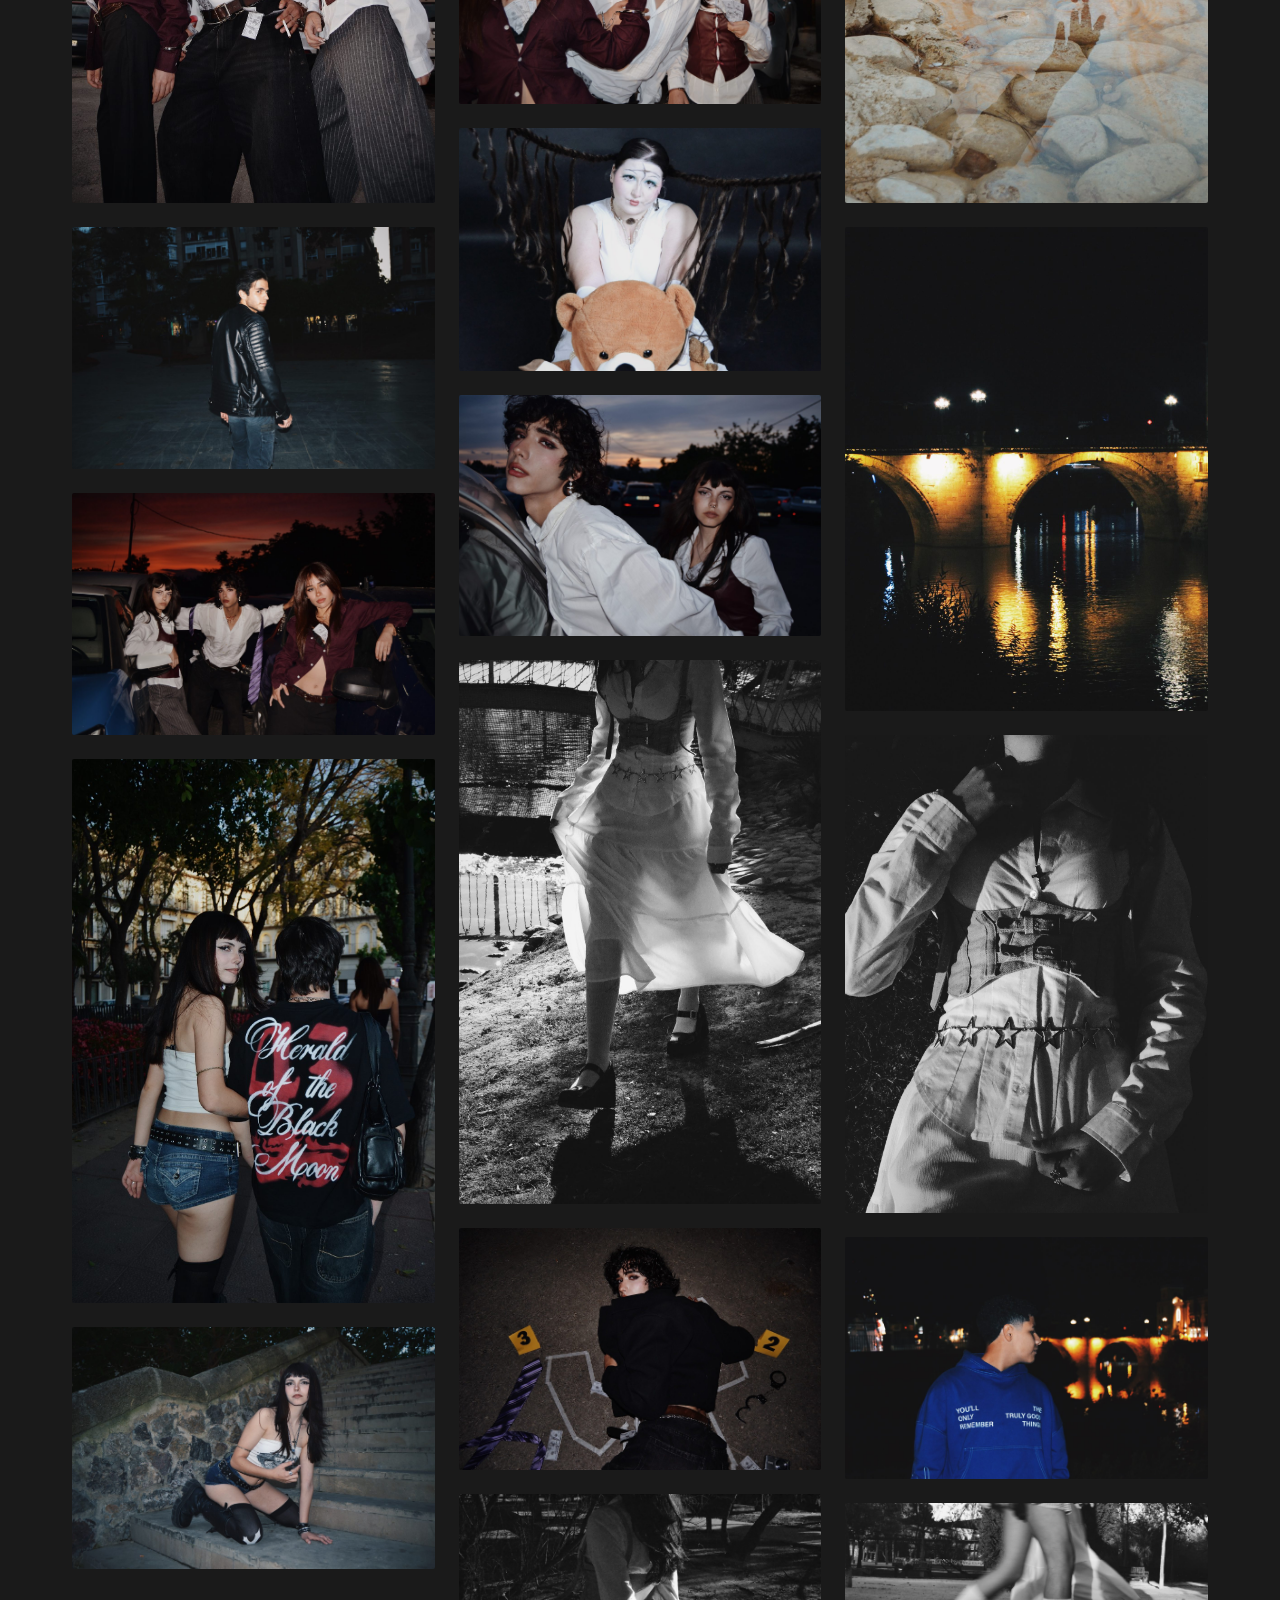
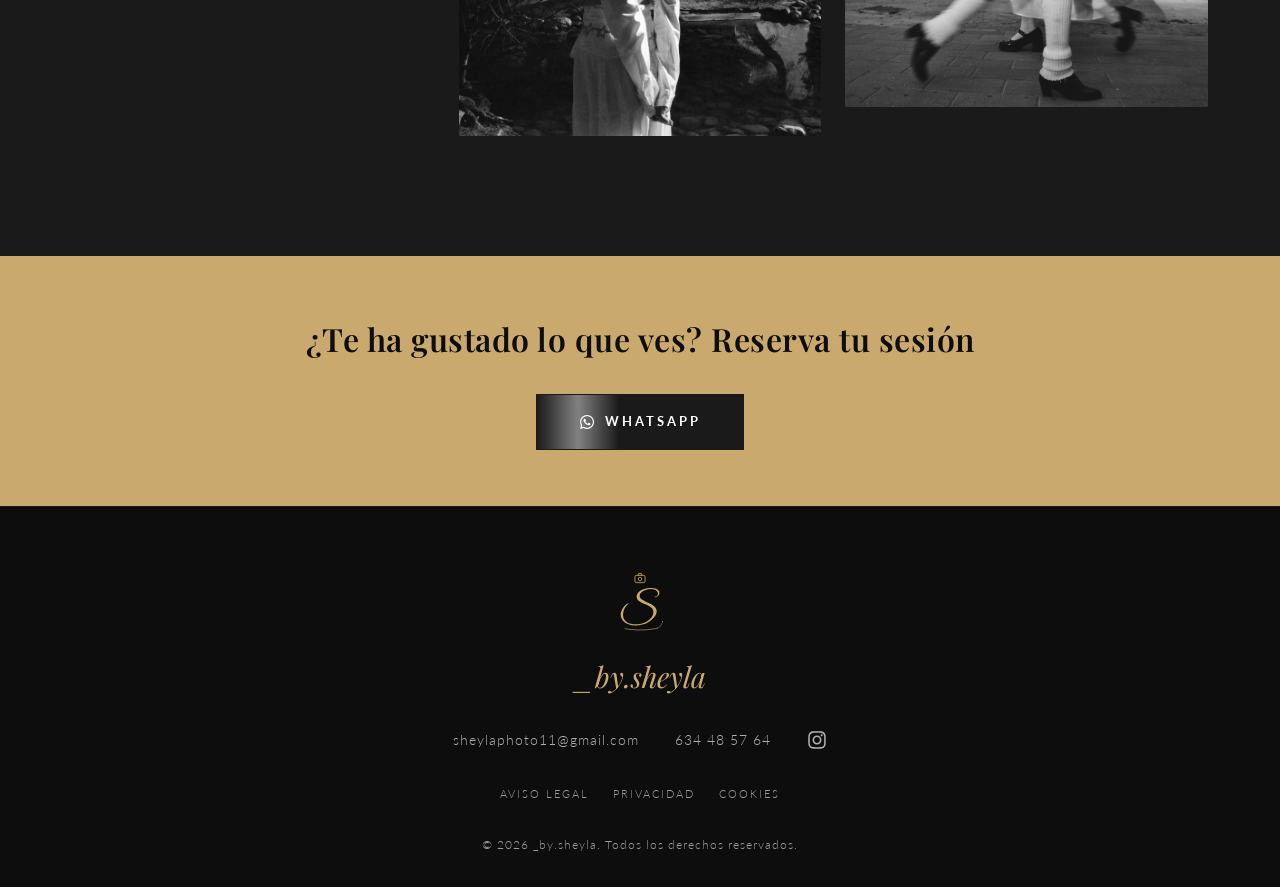
<file: galeria.html>
<!DOCTYPE html>
<html lang="es">
<head>
<meta charset="UTF-8">
<meta name="viewport" content="width=device-width, initial-scale=1.0">
<title>Galería — _by.sheyla</title>
<meta name="description" content="Portfolio de _by.sheyla: retratos, fotografía editorial, sesiones de pareja y fotografía urbana con estética cinematográfica.">
<link rel="preconnect" href="https://fonts.googleapis.com">
<link rel="preconnect" href="https://fonts.gstatic.com" crossorigin>
<link href="https://fonts.googleapis.com/css2?family=Playfair+Display:ital,wght@0,400;0,500;0,600;0,700;1,400;1,500&family=Lato:wght@300;400;700&display=swap" rel="stylesheet">
<link rel="icon" type="image/svg+xml" href="images/logo.svg">
<link rel="stylesheet" href="styles.css">
<link rel="stylesheet" href="animations.css">
</head>
<body>

  <!-- WhatsApp floating button -->
  <a href="#" class="whatsapp-float whatsapp-link" data-wa-msg="Hola, me gustaría reservar una sesión de fotos" aria-label="Escríbeme por WhatsApp">
    <svg viewBox="0 0 448 512" aria-hidden="true"><path d="M380.9 97.1C339 55.1 283.2 32 223.9 32c-122.4 0-222 99.6-222 222 0 39.1 10.2 77.3 29.6 111L0 480l117.7-30.9c32.4 17.7 68.9 27 106.1 27h.1c122.3 0 224.1-99.6 224.1-222 0-59.3-25.2-115-67.1-157zm-157 341.6c-33.2 0-65.7-8.9-94-25.7l-6.7-4-69.8 18.3L72 359.2l-4.4-7c-18.5-29.4-28.2-63.3-28.2-98.2 0-101.7 82.8-184.5 184.6-184.5 49.3 0 95.6 19.2 130.4 54.1 34.8 34.9 56.2 81.2 56.1 130.5 0 101.8-84.9 184.6-186.6 184.6zm101.2-138.2c-5.5-2.8-32.8-16.2-37.9-18-5.1-1.9-8.8-2.8-12.5 2.8-3.7 5.6-14.3 18-17.6 21.8-3.2 3.7-6.5 4.2-12 1.4-32.6-16.3-54-29.1-75.5-66-5.7-9.8 5.7-9.1 16.3-30.3 1.8-3.7.9-6.9-.5-9.7-1.4-2.8-12.5-30.1-17.1-41.2-4.5-10.8-9.1-9.3-12.5-9.5-3.2-.2-6.9-.2-10.6-.2-3.7 0-9.7 1.4-14.8 6.9-5.1 5.6-19.4 19-19.4 46.3 0 27.3 19.9 53.7 22.6 57.4 2.8 3.7 39.1 59.7 94.8 83.8 35.2 15.2 49 16.5 66.6 13.9 10.7-1.6 32.8-13.4 37.4-26.4 4.6-13 4.6-24.1 3.2-26.4-1.3-2.5-5-3.9-10.5-6.6z"/></svg>
    <span class="tooltip">¡Escríbeme por WhatsApp!</span>
  </a>

  <!-- Navbar -->
  <nav class="navbar" id="navbar">
    <div class="container">
      <a href="index.html" class="nav-logo"><img src="images/logo.svg" alt="" class="nav-logo-icon">_by.sheyla</a>
      <ul class="nav-menu" id="navMenu">
        <li><a href="index.html">Inicio</a></li>
        <li><a href="sobre-mi.html">Sobre mí</a></li>
        <li><a href="galeria.html" class="active" aria-current="page">Galería</a></li>
        <li><a href="precios.html">Precios</a></li>
        <li><a href="faq.html">FAQ</a></li>
        <li><a href="contacto.html">Contacto</a></li>
      </ul>
      <div class="nav-actions">
        <a href="https://www.instagram.com/_by.sheyla?igsh=OTh0emF0aGs5emdh" target="_blank" rel="noopener" class="nav-instagram" aria-label="Instagram"><svg viewBox="0 0 448 512" aria-hidden="true"><path d="M224.1 141c-63.6 0-114.9 51.3-114.9 114.9s51.3 114.9 114.9 114.9S339 319.5 339 255.9 287.7 141 224.1 141zm0 189.6c-41.1 0-74.7-33.5-74.7-74.7s33.5-74.7 74.7-74.7 74.7 33.5 74.7 74.7-33.6 74.7-74.7 74.7zm146.4-194.3c0 14.9-12 26.8-26.8 26.8-14.9 0-26.8-12-26.8-26.8s12-26.8 26.8-26.8 26.8 12 26.8 26.8zm76.1 27.2c-1.7-35.9-9.9-67.7-36.2-93.9-26.2-26.2-58-34.4-93.9-36.2-37-2.1-147.9-2.1-184.9 0-35.8 1.7-67.6 9.9-93.9 36.1s-34.4 58-36.2 93.9c-2.1 37-2.1 147.9 0 184.9 1.7 35.9 9.9 67.7 36.2 93.9s58 34.4 93.9 36.2c37 2.1 147.9 2.1 184.9 0 35.9-1.7 67.7-9.9 93.9-36.2 26.2-26.2 34.4-58 36.2-93.9 2.1-37 2.1-147.8 0-184.8zM398.8 388c-7.8 19.6-22.9 34.7-42.6 42.6-29.5 11.7-99.5 9-132.1 9s-102.7 2.6-132.1-9c-19.6-7.8-34.7-22.9-42.6-42.6-11.7-29.5-9-99.5-9-132.1s-2.6-102.7 9-132.1c7.8-19.6 22.9-34.7 42.6-42.6 29.5-11.7 99.5-9 132.1-9s102.7-2.6 132.1 9c19.6 7.8 34.7 22.9 42.6 42.6 11.7 29.5 9 99.5 9 132.1s2.7 102.7-9 132.1z"/></svg></a>
        <button class="hamburger" id="hamburger" aria-label="Abrir menú">
          <span></span>
          <span></span>
          <span></span>
        </button>
      </div>
    </div>
  </nav>

  <!-- Page hero -->
  <header class="page-hero">
    <div class="hero-mesh-bg" aria-hidden="true"></div>
    <div class="hero-glows" aria-hidden="true"><span class="glow-1"></span><span class="glow-2"></span></div>
    <div class="page-hero-content" data-scroll-fade>
      <span class="section-label">Portfolio</span>
      <h1 class="page-hero-title" data-blur-text="words" data-blur-trigger="mount" data-blur-delay="120">Galería</h1>
      <p class="page-hero-text animate-fade-in-up" style="animation-delay: 700ms">Una selección de sesiones: retratos, fotografía editorial, parejas y fotografía urbana con estética cinematográfica.</p>
    </div>
  </header>

  <!-- Gallery -->
  <section class="gallery">
    <div class="container">
      <div class="gallery-filters fade-in">
        <button class="filter-btn active" data-filter="all">Todos</button>
        <button class="filter-btn" data-filter="retrato">Retrato</button>
        <button class="filter-btn" data-filter="editorial">Editorial</button>
        <button class="filter-btn" data-filter="pareja">Pareja</button>
        <button class="filter-btn" data-filter="urbana">Urbana</button>
      </div>
      <div class="gallery-grid">
        <div class="gallery-item fade-in" data-category="editorial"><img src="images/galeria/01.jpg" alt="Modelo con camisa granate mordiendo una corbata, de noche junto a unos coches" loading="eager"><div class="gallery-overlay"><span>Editorial</span></div></div>
        <div class="gallery-item fade-in delay-1" data-category="editorial"><img src="images/galeria/02.jpg" alt="Tres modelos posando de pie al anochecer, sesión editorial" loading="eager"><div class="gallery-overlay"><span>Editorial</span></div></div>
        <div class="gallery-item fade-in delay-2" data-category="retrato"><img src="images/galeria/11.jpg" alt="Retrato nocturno de un chico con chaqueta de cuero en una plaza" loading="lazy"><div class="gallery-overlay"><span>Retrato</span></div></div>
        <div class="gallery-item fade-in" data-category="editorial"><img src="images/galeria/04.jpg" alt="Tres modelos apoyados en unos coches al atardecer" loading="lazy"><div class="gallery-overlay"><span>Editorial</span></div></div>
        <div class="gallery-item fade-in delay-1" data-category="pareja"><img src="images/galeria/14.jpg" alt="Pareja paseando por una avenida arbolada" loading="lazy"><div class="gallery-overlay"><span>Pareja</span></div></div>
        <div class="gallery-item fade-in delay-2" data-category="retrato"><img src="images/galeria/16.jpg" alt="Retrato de una chica sentada en una escalinata de piedra" loading="lazy"><div class="gallery-overlay"><span>Retrato</span></div></div>
        <div class="gallery-item fade-in" data-category="editorial"><img src="images/galeria/05.jpg" alt="Tres modelos de noche, plano corto de la serie editorial" loading="lazy"><div class="gallery-overlay"><span>Editorial</span></div></div>
        <div class="gallery-item fade-in delay-1" data-category="urbana"><img src="images/galeria/13.jpg" alt="Avenida iluminada con luces de Navidad y tráfico nocturno" loading="lazy"><div class="gallery-overlay"><span>Urbana</span></div></div>
        <div class="gallery-item fade-in delay-2" data-category="editorial"><img src="images/galeria/06.jpg" alt="Tres modelos entre palmeras con billetes y esposas" loading="lazy"><div class="gallery-overlay"><span>Editorial</span></div></div>
        <div class="gallery-item fade-in" data-category="retrato"><img src="images/galeria/21.jpg" alt="Retrato conceptual con maquillaje de muñeca rota y un oso de peluche" loading="lazy"><div class="gallery-overlay"><span>Retrato</span></div></div>
        <div class="gallery-item fade-in delay-1" data-category="editorial"><img src="images/galeria/07.jpg" alt="Dos modelos junto a un coche al anochecer" loading="lazy"><div class="gallery-overlay"><span>Editorial</span></div></div>
        <div class="gallery-item fade-in delay-2" data-category="editorial"><img src="images/galeria/19.jpg" alt="Vestido blanco vaporoso a contraluz junto al agua, en blanco y negro" loading="lazy"><div class="gallery-overlay"><span>Editorial</span></div></div>
        <div class="gallery-item fade-in" data-category="editorial"><img src="images/galeria/08.jpg" alt="Modelo tendido dentro de una silueta de escena del crimen" loading="lazy"><div class="gallery-overlay"><span>Editorial</span></div></div>
        <div class="gallery-item fade-in delay-1" data-category="editorial"><img src="images/galeria/15.jpg" alt="Figura de espaldas junto al agua, en blanco y negro" loading="lazy"><div class="gallery-overlay"><span>Editorial</span></div></div>
        <div class="gallery-item fade-in delay-2" data-category="editorial"><img src="images/galeria/09.jpg" alt="Dos modelos con billetes volando sobre una escena del crimen" loading="lazy"><div class="gallery-overlay"><span>Editorial</span></div></div>
        <div class="gallery-item fade-in" data-category="editorial"><img src="images/galeria/18.jpg" alt="Mano rozando el agua entre reflejos dorados" loading="lazy"><div class="gallery-overlay"><span>Editorial</span></div></div>
        <div class="gallery-item fade-in delay-1" data-category="urbana"><img src="images/galeria/10.jpg" alt="Puente de piedra iluminado sobre el río de noche" loading="lazy"><div class="gallery-overlay"><span>Urbana</span></div></div>
        <div class="gallery-item fade-in delay-2" data-category="editorial"><img src="images/galeria/12.jpg" alt="Detalle en blanco y negro de un corsé y un cinturón de estrellas" loading="lazy"><div class="gallery-overlay"><span>Editorial</span></div></div>
        <div class="gallery-item fade-in" data-category="retrato"><img src="images/galeria/20.jpg" alt="Retrato nocturno de un chico con el puente iluminado al fondo" loading="lazy"><div class="gallery-overlay"><span>Retrato</span></div></div>
        <div class="gallery-item fade-in delay-1" data-category="editorial"><img src="images/galeria/17.jpg" alt="Piernas en movimiento sobre el empedrado, en blanco y negro" loading="lazy"><div class="gallery-overlay"><span>Editorial</span></div></div>
      </div>
    </div>
  </section>

  <!-- CTA -->
  <div class="cta-banner fade-in">
    <h3>¿Te ha gustado lo que ves? Reserva tu sesión</h3>
    <a href="#" class="btn btn-dark btn-shine whatsapp-link" data-wa-msg="Hola, me ha encantado tu trabajo y me gustaría reservar una sesión">
      <svg viewBox="0 0 448 512" aria-hidden="true"><path d="M380.9 97.1C339 55.1 283.2 32 223.9 32c-122.4 0-222 99.6-222 222 0 39.1 10.2 77.3 29.6 111L0 480l117.7-30.9c32.4 17.7 68.9 27 106.1 27h.1c122.3 0 224.1-99.6 224.1-222 0-59.3-25.2-115-67.1-157zm-157 341.6c-33.2 0-65.7-8.9-94-25.7l-6.7-4-69.8 18.3L72 359.2l-4.4-7c-18.5-29.4-28.2-63.3-28.2-98.2 0-101.7 82.8-184.5 184.6-184.5 49.3 0 95.6 19.2 130.4 54.1 34.8 34.9 56.2 81.2 56.1 130.5 0 101.8-84.9 184.6-186.6 184.6zm101.2-138.2c-5.5-2.8-32.8-16.2-37.9-18-5.1-1.9-8.8-2.8-12.5 2.8-3.7 5.6-14.3 18-17.6 21.8-3.2 3.7-6.5 4.2-12 1.4-32.6-16.3-54-29.1-75.5-66-5.7-9.8 5.7-9.1 16.3-30.3 1.8-3.7.9-6.9-.5-9.7-1.4-2.8-12.5-30.1-17.1-41.2-4.5-10.8-9.1-9.3-12.5-9.5-3.2-.2-6.9-.2-10.6-.2-3.7 0-9.7 1.4-14.8 6.9-5.1 5.6-19.4 19-19.4 46.3 0 27.3 19.9 53.7 22.6 57.4 2.8 3.7 39.1 59.7 94.8 83.8 35.2 15.2 49 16.5 66.6 13.9 10.7-1.6 32.8-13.4 37.4-26.4 4.6-13 4.6-24.1 3.2-26.4-1.3-2.5-5-3.9-10.5-6.6z"/></svg>
      WhatsApp
    </a>
  </div>

  <!-- Footer -->
  <footer class="footer">
    <div class="container">
      <img src="images/logo.svg" alt="" class="footer-emblem">
      <p class="footer-logo">_by.sheyla</p>
      <div class="footer-info">
        <a href="mailto:sheylaphoto11@gmail.com">sheylaphoto11@gmail.com</a>
        <a href="tel:+34634485764">634 48 57 64</a>
        <a href="https://www.instagram.com/_by.sheyla?igsh=OTh0emF0aGs5emdh" target="_blank" rel="noopener" class="footer-icon" aria-label="Instagram"><svg viewBox="0 0 448 512" aria-hidden="true"><path d="M224.1 141c-63.6 0-114.9 51.3-114.9 114.9s51.3 114.9 114.9 114.9S339 319.5 339 255.9 287.7 141 224.1 141zm0 189.6c-41.1 0-74.7-33.5-74.7-74.7s33.5-74.7 74.7-74.7 74.7 33.5 74.7 74.7-33.6 74.7-74.7 74.7zm146.4-194.3c0 14.9-12 26.8-26.8 26.8-14.9 0-26.8-12-26.8-26.8s12-26.8 26.8-26.8 26.8 12 26.8 26.8zm76.1 27.2c-1.7-35.9-9.9-67.7-36.2-93.9-26.2-26.2-58-34.4-93.9-36.2-37-2.1-147.9-2.1-184.9 0-35.8 1.7-67.6 9.9-93.9 36.1s-34.4 58-36.2 93.9c-2.1 37-2.1 147.9 0 184.9 1.7 35.9 9.9 67.7 36.2 93.9s58 34.4 93.9 36.2c37 2.1 147.9 2.1 184.9 0 35.9-1.7 67.7-9.9 93.9-36.2 26.2-26.2 34.4-58 36.2-93.9 2.1-37 2.1-147.8 0-184.8zM398.8 388c-7.8 19.6-22.9 34.7-42.6 42.6-29.5 11.7-99.5 9-132.1 9s-102.7 2.6-132.1-9c-19.6-7.8-34.7-22.9-42.6-42.6-11.7-29.5-9-99.5-9-132.1s-2.6-102.7 9-132.1c7.8-19.6 22.9-34.7 42.6-42.6 29.5-11.7 99.5-9 132.1-9s102.7-2.6 132.1 9c19.6 7.8 34.7 22.9 42.6 42.6 11.7 29.5 9 99.5 9 132.1s2.7 102.7-9 132.1z"/></svg></a>
      </div>
      <nav class="footer-nav">
        <a href="aviso-legal.html">Aviso legal</a>
        <a href="privacidad.html">Privacidad</a>
        <a href="cookies.html">Cookies</a>
      </nav>
      <p class="footer-copy">&copy; 2026 _by.sheyla. Todos los derechos reservados.</p>
    </div>
  </footer>

  <script src="main.js"></script>
  <script src="animations.js"></script>
  <script src="cookies.js"></script>
</body>
</html>
</file>
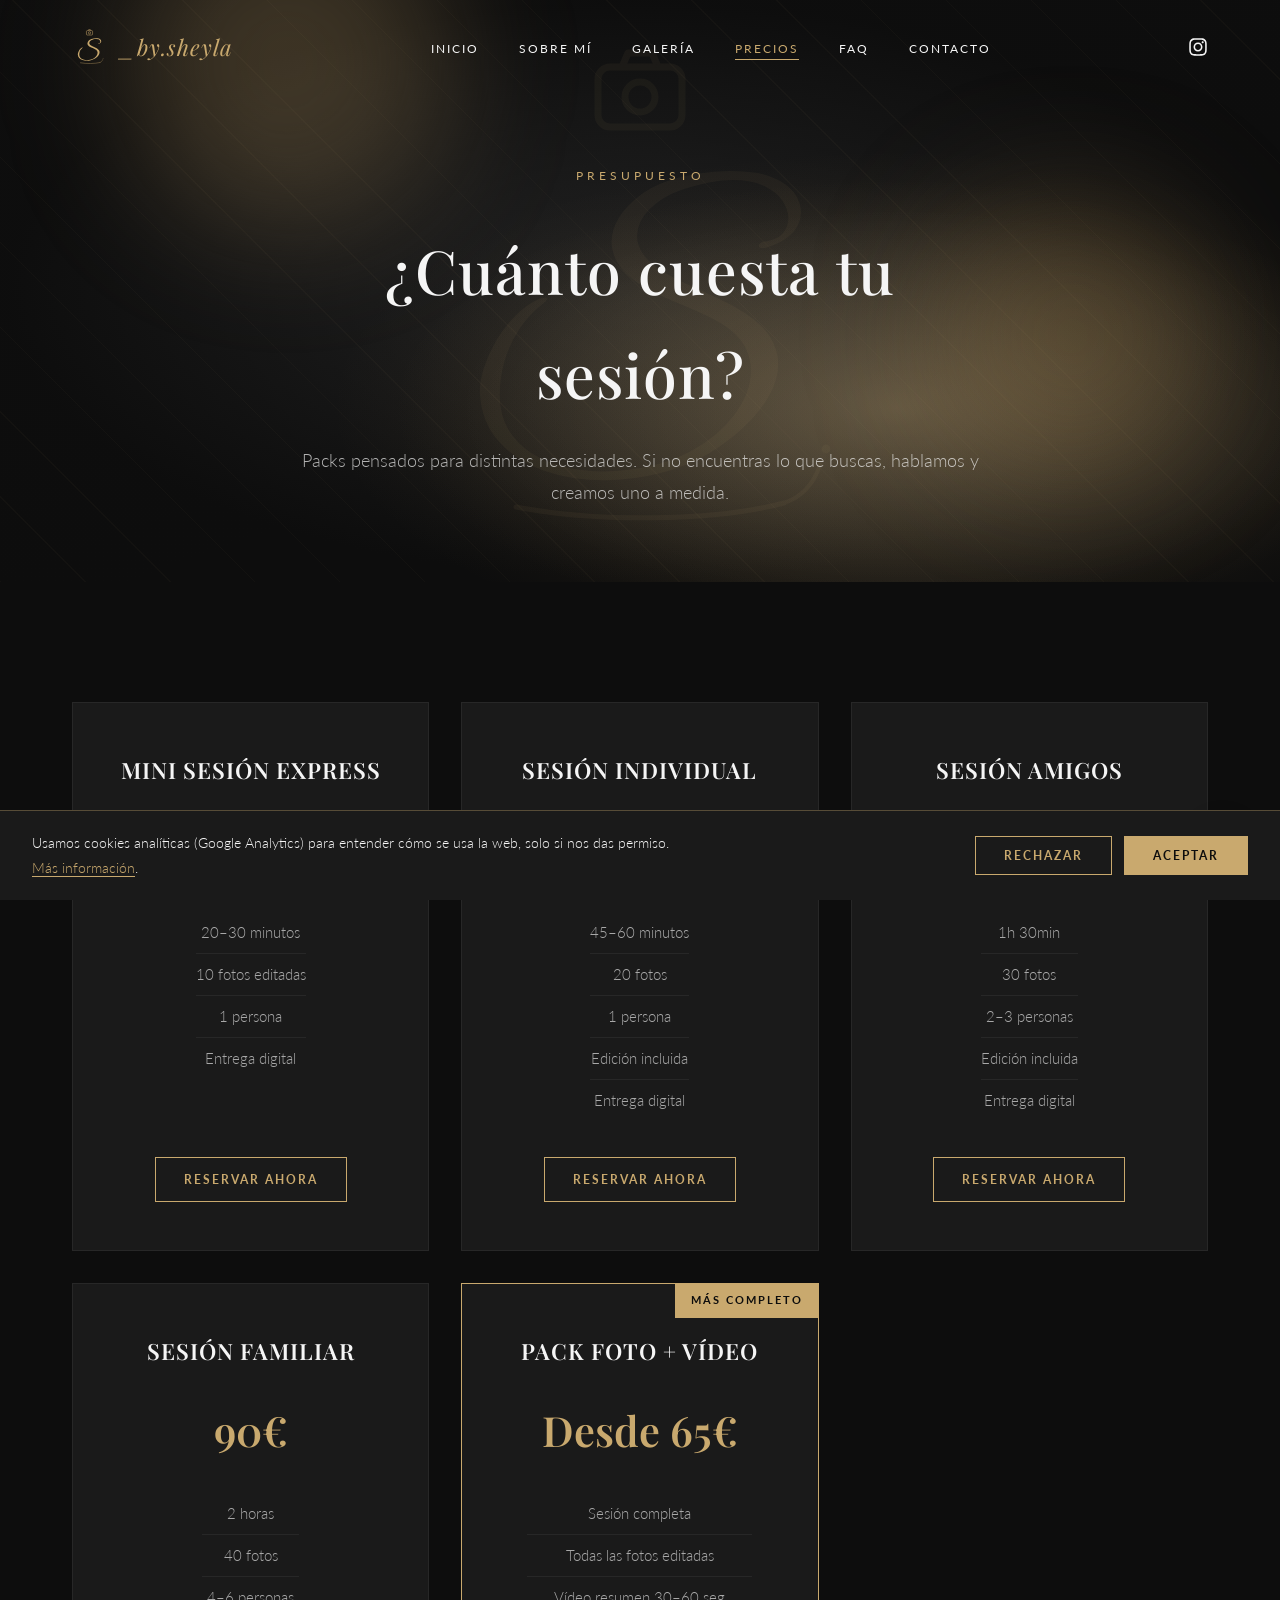
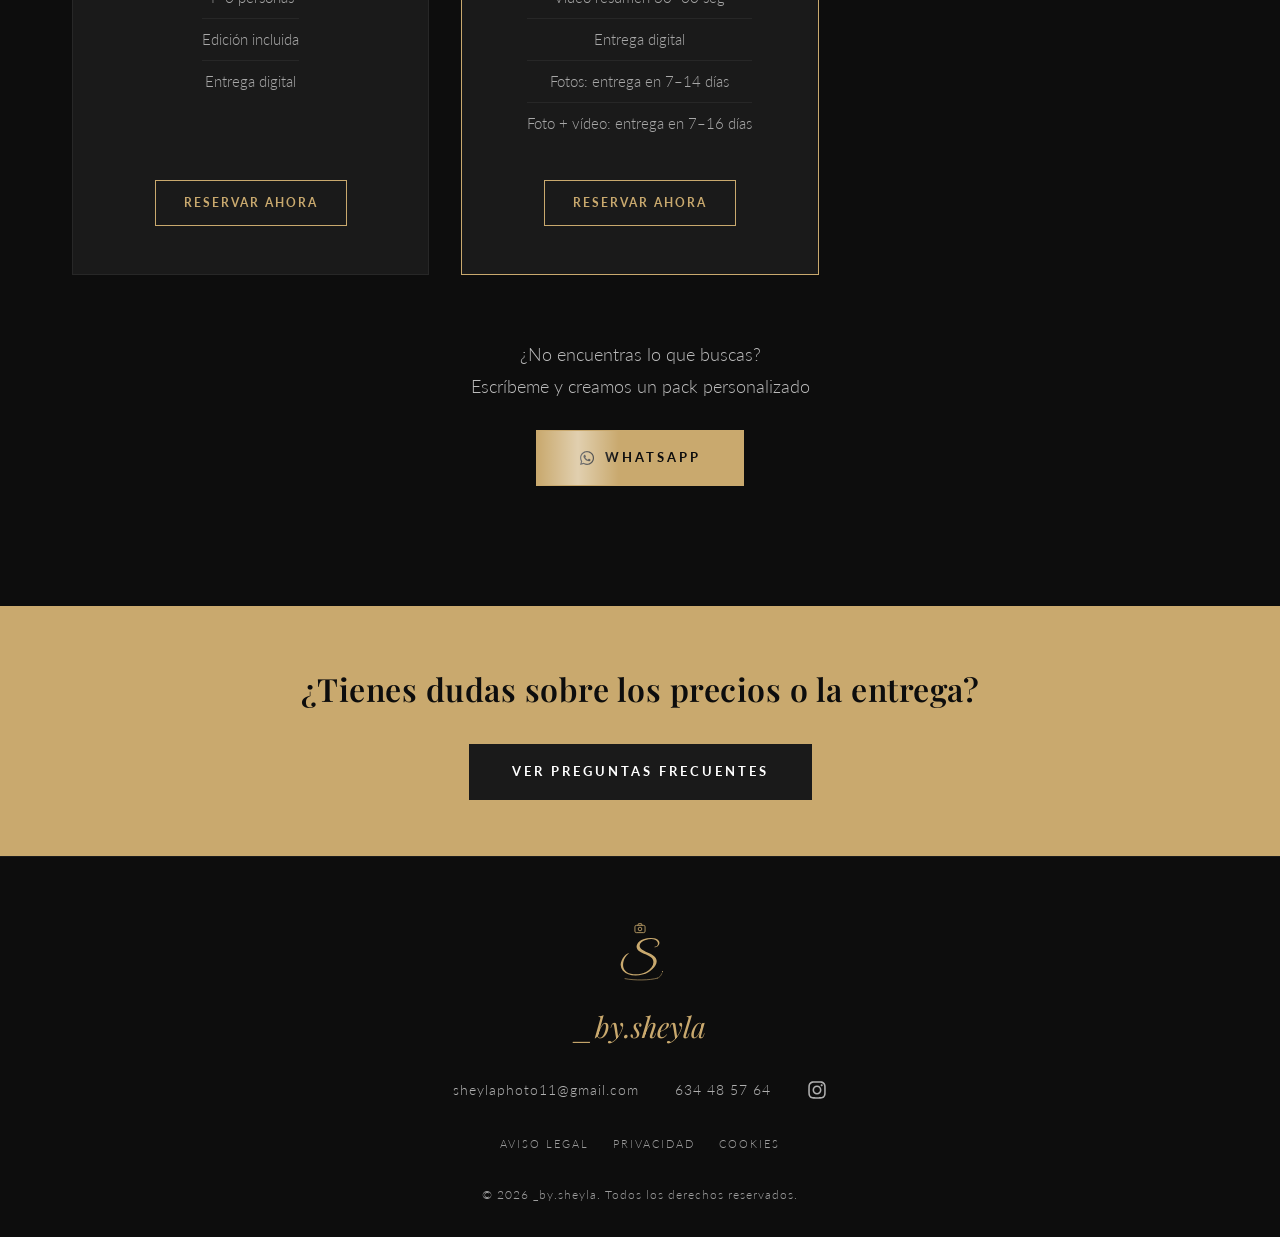
<file: precios.html>
<!DOCTYPE html>
<html lang="es">
<head>
<meta charset="UTF-8">
<meta name="viewport" content="width=device-width, initial-scale=1.0">
<title>Precios — _by.sheyla</title>
<meta name="description" content="Packs y precios de las sesiones fotográficas de _by.sheyla: mini sesiones, retratos individuales, sesiones de grupo, familiares y pack foto + vídeo.">
<link rel="preconnect" href="https://fonts.googleapis.com">
<link rel="preconnect" href="https://fonts.gstatic.com" crossorigin>
<link href="https://fonts.googleapis.com/css2?family=Playfair+Display:ital,wght@0,400;0,500;0,600;0,700;1,400;1,500&family=Lato:wght@300;400;700&display=swap" rel="stylesheet">
<link rel="icon" type="image/svg+xml" href="images/logo.svg">
<link rel="stylesheet" href="styles.css">
<link rel="stylesheet" href="animations.css">
</head>
<body>

  <!-- WhatsApp floating button -->
  <a href="#" class="whatsapp-float whatsapp-link" data-wa-msg="Hola, me gustaría reservar una sesión de fotos" aria-label="Escríbeme por WhatsApp">
    <svg viewBox="0 0 448 512" aria-hidden="true"><path d="M380.9 97.1C339 55.1 283.2 32 223.9 32c-122.4 0-222 99.6-222 222 0 39.1 10.2 77.3 29.6 111L0 480l117.7-30.9c32.4 17.7 68.9 27 106.1 27h.1c122.3 0 224.1-99.6 224.1-222 0-59.3-25.2-115-67.1-157zm-157 341.6c-33.2 0-65.7-8.9-94-25.7l-6.7-4-69.8 18.3L72 359.2l-4.4-7c-18.5-29.4-28.2-63.3-28.2-98.2 0-101.7 82.8-184.5 184.6-184.5 49.3 0 95.6 19.2 130.4 54.1 34.8 34.9 56.2 81.2 56.1 130.5 0 101.8-84.9 184.6-186.6 184.6zm101.2-138.2c-5.5-2.8-32.8-16.2-37.9-18-5.1-1.9-8.8-2.8-12.5 2.8-3.7 5.6-14.3 18-17.6 21.8-3.2 3.7-6.5 4.2-12 1.4-32.6-16.3-54-29.1-75.5-66-5.7-9.8 5.7-9.1 16.3-30.3 1.8-3.7.9-6.9-.5-9.7-1.4-2.8-12.5-30.1-17.1-41.2-4.5-10.8-9.1-9.3-12.5-9.5-3.2-.2-6.9-.2-10.6-.2-3.7 0-9.7 1.4-14.8 6.9-5.1 5.6-19.4 19-19.4 46.3 0 27.3 19.9 53.7 22.6 57.4 2.8 3.7 39.1 59.7 94.8 83.8 35.2 15.2 49 16.5 66.6 13.9 10.7-1.6 32.8-13.4 37.4-26.4 4.6-13 4.6-24.1 3.2-26.4-1.3-2.5-5-3.9-10.5-6.6z"/></svg>
    <span class="tooltip">¡Escríbeme por WhatsApp!</span>
  </a>

  <!-- Navbar -->
  <nav class="navbar" id="navbar">
    <div class="container">
      <a href="index.html" class="nav-logo"><img src="images/logo.svg" alt="" class="nav-logo-icon">_by.sheyla</a>
      <ul class="nav-menu" id="navMenu">
        <li><a href="index.html">Inicio</a></li>
        <li><a href="sobre-mi.html">Sobre mí</a></li>
        <li><a href="galeria.html">Galería</a></li>
        <li><a href="precios.html" class="active" aria-current="page">Precios</a></li>
        <li><a href="faq.html">FAQ</a></li>
        <li><a href="contacto.html">Contacto</a></li>
      </ul>
      <div class="nav-actions">
        <a href="https://www.instagram.com/_by.sheyla?igsh=OTh0emF0aGs5emdh" target="_blank" rel="noopener" class="nav-instagram" aria-label="Instagram"><svg viewBox="0 0 448 512" aria-hidden="true"><path d="M224.1 141c-63.6 0-114.9 51.3-114.9 114.9s51.3 114.9 114.9 114.9S339 319.5 339 255.9 287.7 141 224.1 141zm0 189.6c-41.1 0-74.7-33.5-74.7-74.7s33.5-74.7 74.7-74.7 74.7 33.5 74.7 74.7-33.6 74.7-74.7 74.7zm146.4-194.3c0 14.9-12 26.8-26.8 26.8-14.9 0-26.8-12-26.8-26.8s12-26.8 26.8-26.8 26.8 12 26.8 26.8zm76.1 27.2c-1.7-35.9-9.9-67.7-36.2-93.9-26.2-26.2-58-34.4-93.9-36.2-37-2.1-147.9-2.1-184.9 0-35.8 1.7-67.6 9.9-93.9 36.1s-34.4 58-36.2 93.9c-2.1 37-2.1 147.9 0 184.9 1.7 35.9 9.9 67.7 36.2 93.9s58 34.4 93.9 36.2c37 2.1 147.9 2.1 184.9 0 35.9-1.7 67.7-9.9 93.9-36.2 26.2-26.2 34.4-58 36.2-93.9 2.1-37 2.1-147.8 0-184.8zM398.8 388c-7.8 19.6-22.9 34.7-42.6 42.6-29.5 11.7-99.5 9-132.1 9s-102.7 2.6-132.1-9c-19.6-7.8-34.7-22.9-42.6-42.6-11.7-29.5-9-99.5-9-132.1s-2.6-102.7 9-132.1c7.8-19.6 22.9-34.7 42.6-42.6 29.5-11.7 99.5-9 132.1-9s102.7-2.6 132.1 9c19.6 7.8 34.7 22.9 42.6 42.6 11.7 29.5 9 99.5 9 132.1s2.7 102.7-9 132.1z"/></svg></a>
        <button class="hamburger" id="hamburger" aria-label="Abrir menú">
          <span></span>
          <span></span>
          <span></span>
        </button>
      </div>
    </div>
  </nav>

  <!-- Page hero -->
  <header class="page-hero">
    <div class="hero-mesh-bg" aria-hidden="true"></div>
    <div class="hero-glows" aria-hidden="true"><span class="glow-1"></span><span class="glow-2"></span></div>
    <div class="page-hero-content" data-scroll-fade>
      <span class="section-label">Presupuesto</span>
      <h1 class="page-hero-title" data-blur-text="words" data-blur-trigger="mount" data-blur-delay="120">¿Cuánto cuesta tu sesión?</h1>
      <p class="page-hero-text animate-fade-in-up" style="animation-delay: 700ms">Packs pensados para distintas necesidades. Si no encuentras lo que buscas, hablamos y creamos uno a medida.</p>
    </div>
  </header>

  <!-- Pricing -->
  <section class="pricing">
    <div class="container">
      <div class="pricing-grid">

        <div class="pricing-card fade-in">
          <h3>Mini Sesión Express</h3>
          <p class="price">35€</p>
          <ul>
            <li>20–30 minutos</li>
            <li>10 fotos editadas</li>
            <li>1 persona</li>
            <li>Entrega digital</li>
          </ul>
          <a href="#" class="btn btn-gold-outline btn-sm whatsapp-link" data-wa-msg="Hola, me interesa la Mini Sesión Express (35€)">Reservar ahora</a>
        </div>

        <div class="pricing-card fade-in delay-1">
          <h3>Sesión Individual</h3>
          <p class="price">50€</p>
          <ul>
            <li>45–60 minutos</li>
            <li>20 fotos</li>
            <li>1 persona</li>
            <li>Edición incluida</li>
            <li>Entrega digital</li>
          </ul>
          <a href="#" class="btn btn-gold-outline btn-sm whatsapp-link" data-wa-msg="Hola, me interesa la Sesión Individual (50€)">Reservar ahora</a>
        </div>

        <div class="pricing-card fade-in delay-2">
          <h3>Sesión Amigos</h3>
          <p class="price">70€</p>
          <ul>
            <li>1h 30min</li>
            <li>30 fotos</li>
            <li>2–3 personas</li>
            <li>Edición incluida</li>
            <li>Entrega digital</li>
          </ul>
          <a href="#" class="btn btn-gold-outline btn-sm whatsapp-link" data-wa-msg="Hola, me interesa la Sesión Amigos (70€)">Reservar ahora</a>
        </div>

        <div class="pricing-card fade-in">
          <h3>Sesión Familiar</h3>
          <p class="price">90€</p>
          <ul>
            <li>2 horas</li>
            <li>40 fotos</li>
            <li>4–6 personas</li>
            <li>Edición incluida</li>
            <li>Entrega digital</li>
          </ul>
          <a href="#" class="btn btn-gold-outline btn-sm whatsapp-link" data-wa-msg="Hola, me interesa la Sesión Familiar (90€)">Reservar ahora</a>
        </div>

        <div class="pricing-card featured fade-in delay-1">
          <h3>Pack Foto + Vídeo</h3>
          <p class="price">Desde 65€</p>
          <ul>
            <li>Sesión completa</li>
            <li>Todas las fotos editadas</li>
            <li>Vídeo resumen 30–60 seg</li>
            <li>Entrega digital</li>
            <li>Fotos: entrega en 7–14 días</li>
            <li>Foto + vídeo: entrega en 7–16 días</li>
          </ul>
          <a href="#" class="btn btn-gold-outline btn-sm whatsapp-link" data-wa-msg="Hola, me interesa el Pack Foto + Vídeo (desde 65€)">Reservar ahora</a>
        </div>

      </div>

      <div class="custom-pack fade-in">
        <p class="custom-pack-text">¿No encuentras lo que buscas?<br>Escríbeme y creamos un pack personalizado</p>
        <a href="#" class="btn btn-gold btn-shine whatsapp-link" data-wa-msg="Hola, me gustaría crear un pack de fotos personalizado">
          <svg viewBox="0 0 448 512" aria-hidden="true"><path d="M380.9 97.1C339 55.1 283.2 32 223.9 32c-122.4 0-222 99.6-222 222 0 39.1 10.2 77.3 29.6 111L0 480l117.7-30.9c32.4 17.7 68.9 27 106.1 27h.1c122.3 0 224.1-99.6 224.1-222 0-59.3-25.2-115-67.1-157zm-157 341.6c-33.2 0-65.7-8.9-94-25.7l-6.7-4-69.8 18.3L72 359.2l-4.4-7c-18.5-29.4-28.2-63.3-28.2-98.2 0-101.7 82.8-184.5 184.6-184.5 49.3 0 95.6 19.2 130.4 54.1 34.8 34.9 56.2 81.2 56.1 130.5 0 101.8-84.9 184.6-186.6 184.6zm101.2-138.2c-5.5-2.8-32.8-16.2-37.9-18-5.1-1.9-8.8-2.8-12.5 2.8-3.7 5.6-14.3 18-17.6 21.8-3.2 3.7-6.5 4.2-12 1.4-32.6-16.3-54-29.1-75.5-66-5.7-9.8 5.7-9.1 16.3-30.3 1.8-3.7.9-6.9-.5-9.7-1.4-2.8-12.5-30.1-17.1-41.2-4.5-10.8-9.1-9.3-12.5-9.5-3.2-.2-6.9-.2-10.6-.2-3.7 0-9.7 1.4-14.8 6.9-5.1 5.6-19.4 19-19.4 46.3 0 27.3 19.9 53.7 22.6 57.4 2.8 3.7 39.1 59.7 94.8 83.8 35.2 15.2 49 16.5 66.6 13.9 10.7-1.6 32.8-13.4 37.4-26.4 4.6-13 4.6-24.1 3.2-26.4-1.3-2.5-5-3.9-10.5-6.6z"/></svg>
          WhatsApp
        </a>
      </div>
    </div>
  </section>

  <!-- CTA -->
  <div class="cta-banner fade-in">
    <h3>¿Tienes dudas sobre los precios o la entrega?</h3>
    <a href="faq.html" class="btn btn-dark">Ver preguntas frecuentes</a>
  </div>

  <!-- Footer -->
  <footer class="footer">
    <div class="container">
      <img src="images/logo.svg" alt="" class="footer-emblem">
      <p class="footer-logo">_by.sheyla</p>
      <div class="footer-info">
        <a href="mailto:sheylaphoto11@gmail.com">sheylaphoto11@gmail.com</a>
        <a href="tel:+34634485764">634 48 57 64</a>
        <a href="https://www.instagram.com/_by.sheyla?igsh=OTh0emF0aGs5emdh" target="_blank" rel="noopener" class="footer-icon" aria-label="Instagram"><svg viewBox="0 0 448 512" aria-hidden="true"><path d="M224.1 141c-63.6 0-114.9 51.3-114.9 114.9s51.3 114.9 114.9 114.9S339 319.5 339 255.9 287.7 141 224.1 141zm0 189.6c-41.1 0-74.7-33.5-74.7-74.7s33.5-74.7 74.7-74.7 74.7 33.5 74.7 74.7-33.6 74.7-74.7 74.7zm146.4-194.3c0 14.9-12 26.8-26.8 26.8-14.9 0-26.8-12-26.8-26.8s12-26.8 26.8-26.8 26.8 12 26.8 26.8zm76.1 27.2c-1.7-35.9-9.9-67.7-36.2-93.9-26.2-26.2-58-34.4-93.9-36.2-37-2.1-147.9-2.1-184.9 0-35.8 1.7-67.6 9.9-93.9 36.1s-34.4 58-36.2 93.9c-2.1 37-2.1 147.9 0 184.9 1.7 35.9 9.9 67.7 36.2 93.9s58 34.4 93.9 36.2c37 2.1 147.9 2.1 184.9 0 35.9-1.7 67.7-9.9 93.9-36.2 26.2-26.2 34.4-58 36.2-93.9 2.1-37 2.1-147.8 0-184.8zM398.8 388c-7.8 19.6-22.9 34.7-42.6 42.6-29.5 11.7-99.5 9-132.1 9s-102.7 2.6-132.1-9c-19.6-7.8-34.7-22.9-42.6-42.6-11.7-29.5-9-99.5-9-132.1s-2.6-102.7 9-132.1c7.8-19.6 22.9-34.7 42.6-42.6 29.5-11.7 99.5-9 132.1-9s102.7-2.6 132.1 9c19.6 7.8 34.7 22.9 42.6 42.6 11.7 29.5 9 99.5 9 132.1s2.7 102.7-9 132.1z"/></svg></a>
      </div>
      <nav class="footer-nav">
        <a href="aviso-legal.html">Aviso legal</a>
        <a href="privacidad.html">Privacidad</a>
        <a href="cookies.html">Cookies</a>
      </nav>
      <p class="footer-copy">&copy; 2026 _by.sheyla. Todos los derechos reservados.</p>
    </div>
  </footer>

  <script src="main.js"></script>
  <script src="animations.js"></script>
  <script src="cookies.js"></script>
</body>
</html>
</file>
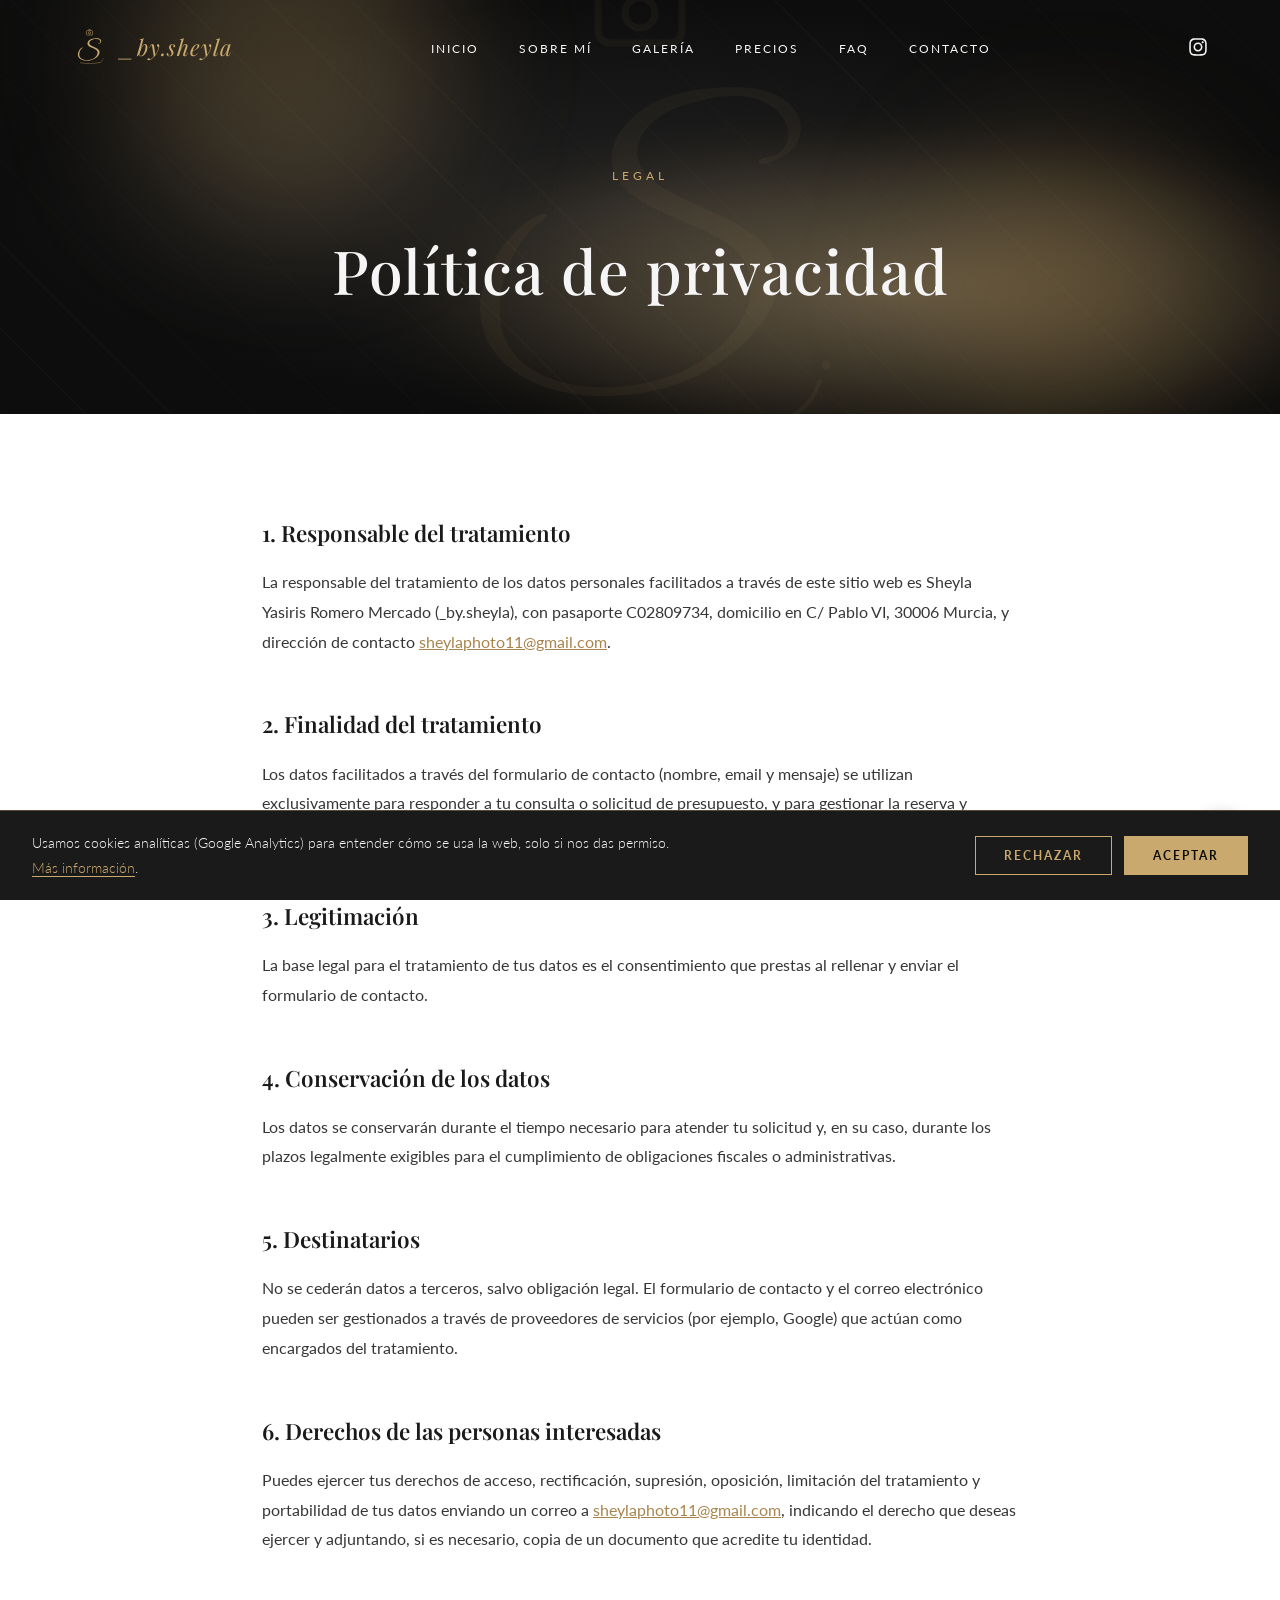
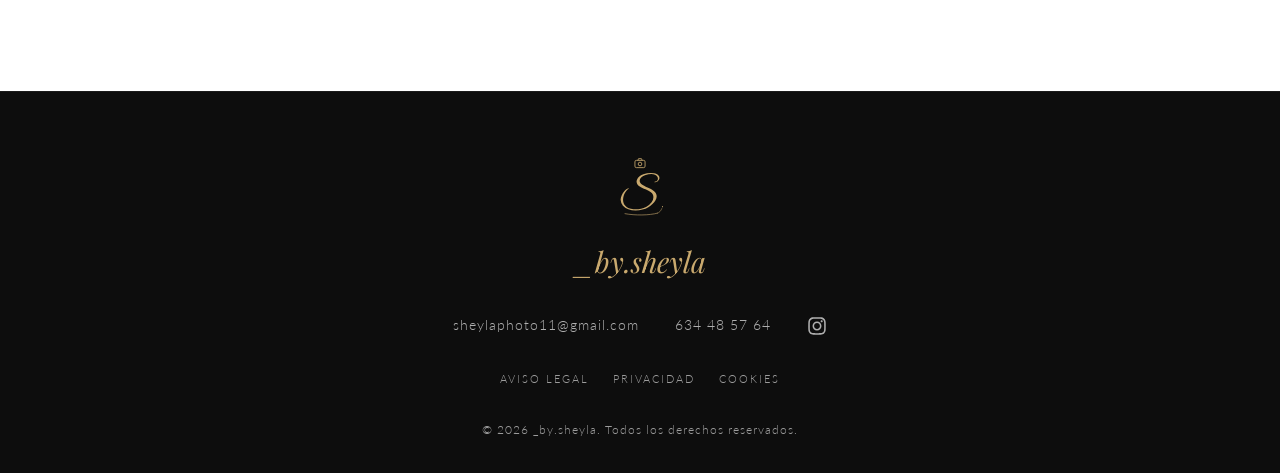
<file: privacidad.html>
<!DOCTYPE html>
<html lang="es">
<head>
<meta charset="UTF-8">
<meta name="viewport" content="width=device-width, initial-scale=1.0">
<title>Política de privacidad — _by.sheyla</title>
<meta name="description" content="Política de privacidad y protección de datos del sitio web de _by.sheyla.">
<link rel="preconnect" href="https://fonts.googleapis.com">
<link rel="preconnect" href="https://fonts.gstatic.com" crossorigin>
<link href="https://fonts.googleapis.com/css2?family=Playfair+Display:ital,wght@0,400;0,500;0,600;0,700;1,400;1,500&family=Lato:wght@300;400;700&display=swap" rel="stylesheet">
<link rel="icon" type="image/svg+xml" href="images/logo.svg">
<link rel="stylesheet" href="styles.css">
<link rel="stylesheet" href="animations.css">
</head>
<body>

  <!-- WhatsApp floating button -->
  <a href="#" class="whatsapp-float whatsapp-link" data-wa-msg="Hola, me gustaría reservar una sesión de fotos" aria-label="Escríbeme por WhatsApp">
    <svg viewBox="0 0 448 512" aria-hidden="true"><path d="M380.9 97.1C339 55.1 283.2 32 223.9 32c-122.4 0-222 99.6-222 222 0 39.1 10.2 77.3 29.6 111L0 480l117.7-30.9c32.4 17.7 68.9 27 106.1 27h.1c122.3 0 224.1-99.6 224.1-222 0-59.3-25.2-115-67.1-157zm-157 341.6c-33.2 0-65.7-8.9-94-25.7l-6.7-4-69.8 18.3L72 359.2l-4.4-7c-18.5-29.4-28.2-63.3-28.2-98.2 0-101.7 82.8-184.5 184.6-184.5 49.3 0 95.6 19.2 130.4 54.1 34.8 34.9 56.2 81.2 56.1 130.5 0 101.8-84.9 184.6-186.6 184.6zm101.2-138.2c-5.5-2.8-32.8-16.2-37.9-18-5.1-1.9-8.8-2.8-12.5 2.8-3.7 5.6-14.3 18-17.6 21.8-3.2 3.7-6.5 4.2-12 1.4-32.6-16.3-54-29.1-75.5-66-5.7-9.8 5.7-9.1 16.3-30.3 1.8-3.7.9-6.9-.5-9.7-1.4-2.8-12.5-30.1-17.1-41.2-4.5-10.8-9.1-9.3-12.5-9.5-3.2-.2-6.9-.2-10.6-.2-3.7 0-9.7 1.4-14.8 6.9-5.1 5.6-19.4 19-19.4 46.3 0 27.3 19.9 53.7 22.6 57.4 2.8 3.7 39.1 59.7 94.8 83.8 35.2 15.2 49 16.5 66.6 13.9 10.7-1.6 32.8-13.4 37.4-26.4 4.6-13 4.6-24.1 3.2-26.4-1.3-2.5-5-3.9-10.5-6.6z"/></svg>
    <span class="tooltip">¡Escríbeme por WhatsApp!</span>
  </a>

  <!-- Navbar -->
  <nav class="navbar" id="navbar">
    <div class="container">
      <a href="index.html" class="nav-logo"><img src="images/logo.svg" alt="" class="nav-logo-icon">_by.sheyla</a>
      <ul class="nav-menu" id="navMenu">
        <li><a href="index.html">Inicio</a></li>
        <li><a href="sobre-mi.html">Sobre mí</a></li>
        <li><a href="galeria.html">Galería</a></li>
        <li><a href="precios.html">Precios</a></li>
        <li><a href="faq.html">FAQ</a></li>
        <li><a href="contacto.html">Contacto</a></li>
      </ul>
      <div class="nav-actions">
        <a href="https://www.instagram.com/_by.sheyla?igsh=OTh0emF0aGs5emdh" target="_blank" rel="noopener" class="nav-instagram" aria-label="Instagram"><svg viewBox="0 0 448 512" aria-hidden="true"><path d="M224.1 141c-63.6 0-114.9 51.3-114.9 114.9s51.3 114.9 114.9 114.9S339 319.5 339 255.9 287.7 141 224.1 141zm0 189.6c-41.1 0-74.7-33.5-74.7-74.7s33.5-74.7 74.7-74.7 74.7 33.5 74.7 74.7-33.6 74.7-74.7 74.7zm146.4-194.3c0 14.9-12 26.8-26.8 26.8-14.9 0-26.8-12-26.8-26.8s12-26.8 26.8-26.8 26.8 12 26.8 26.8zm76.1 27.2c-1.7-35.9-9.9-67.7-36.2-93.9-26.2-26.2-58-34.4-93.9-36.2-37-2.1-147.9-2.1-184.9 0-35.8 1.7-67.6 9.9-93.9 36.1s-34.4 58-36.2 93.9c-2.1 37-2.1 147.9 0 184.9 1.7 35.9 9.9 67.7 36.2 93.9s58 34.4 93.9 36.2c37 2.1 147.9 2.1 184.9 0 35.9-1.7 67.7-9.9 93.9-36.2 26.2-26.2 34.4-58 36.2-93.9 2.1-37 2.1-147.8 0-184.8zM398.8 388c-7.8 19.6-22.9 34.7-42.6 42.6-29.5 11.7-99.5 9-132.1 9s-102.7 2.6-132.1-9c-19.6-7.8-34.7-22.9-42.6-42.6-11.7-29.5-9-99.5-9-132.1s-2.6-102.7 9-132.1c7.8-19.6 22.9-34.7 42.6-42.6 29.5-11.7 99.5-9 132.1-9s102.7-2.6 132.1 9c19.6 7.8 34.7 22.9 42.6 42.6 11.7 29.5 9 99.5 9 132.1s2.7 102.7-9 132.1z"/></svg></a>
        <button class="hamburger" id="hamburger" aria-label="Abrir menú">
          <span></span>
          <span></span>
          <span></span>
        </button>
      </div>
    </div>
  </nav>

  <!-- Page hero -->
  <header class="page-hero">
    <div class="hero-mesh-bg" aria-hidden="true"></div>
    <div class="hero-glows" aria-hidden="true"><span class="glow-1"></span><span class="glow-2"></span></div>
    <div class="page-hero-content" data-scroll-fade>
      <span class="section-label">Legal</span>
      <h1 class="page-hero-title" data-blur-text="words" data-blur-trigger="mount" data-blur-delay="120">Política de privacidad</h1>
    </div>
  </header>

  <!-- Legal content -->
  <section class="legal">
    <div class="container fade-in">
      <h2>1. Responsable del tratamiento</h2>
      <p>
        La responsable del tratamiento de los datos personales facilitados a través de este sitio web es
        Sheyla Yasiris Romero Mercado (_by.sheyla), con pasaporte C02809734, domicilio en
        C/ Pablo VI, 30006 Murcia, y dirección de contacto
        <a href="mailto:sheylaphoto11@gmail.com">sheylaphoto11@gmail.com</a>.
      </p>

      <h2>2. Finalidad del tratamiento</h2>
      <p>
        Los datos facilitados a través del formulario de contacto (nombre, email y mensaje) se utilizan
        exclusivamente para responder a tu consulta o solicitud de presupuesto, y para gestionar la reserva
        y realización de la sesión fotográfica que solicites.
      </p>

      <h2>3. Legitimación</h2>
      <p>
        La base legal para el tratamiento de tus datos es el consentimiento que prestas al rellenar y enviar
        el formulario de contacto.
      </p>

      <h2>4. Conservación de los datos</h2>
      <p>
        Los datos se conservarán durante el tiempo necesario para atender tu solicitud y, en su caso, durante
        los plazos legalmente exigibles para el cumplimiento de obligaciones fiscales o administrativas.
      </p>

      <h2>5. Destinatarios</h2>
      <p>
        No se cederán datos a terceros, salvo obligación legal. El formulario de contacto y el correo
        electrónico pueden ser gestionados a través de proveedores de servicios (por ejemplo, Google) que
        actúan como encargados del tratamiento.
      </p>

      <h2>6. Derechos de las personas interesadas</h2>
      <p>
        Puedes ejercer tus derechos de acceso, rectificación, supresión, oposición, limitación del
        tratamiento y portabilidad de tus datos enviando un correo a
        <a href="mailto:sheylaphoto11@gmail.com">sheylaphoto11@gmail.com</a>, indicando el derecho que deseas
        ejercer y adjuntando, si es necesario, copia de un documento que acredite tu identidad.
      </p>
    </div>
  </section>

  <!-- Footer -->
  <footer class="footer">
    <div class="container">
      <img src="images/logo.svg" alt="" class="footer-emblem">
      <p class="footer-logo">_by.sheyla</p>
      <div class="footer-info">
        <a href="mailto:sheylaphoto11@gmail.com">sheylaphoto11@gmail.com</a>
        <a href="tel:+34634485764">634 48 57 64</a>
        <a href="https://www.instagram.com/_by.sheyla?igsh=OTh0emF0aGs5emdh" target="_blank" rel="noopener" class="footer-icon" aria-label="Instagram"><svg viewBox="0 0 448 512" aria-hidden="true"><path d="M224.1 141c-63.6 0-114.9 51.3-114.9 114.9s51.3 114.9 114.9 114.9S339 319.5 339 255.9 287.7 141 224.1 141zm0 189.6c-41.1 0-74.7-33.5-74.7-74.7s33.5-74.7 74.7-74.7 74.7 33.5 74.7 74.7-33.6 74.7-74.7 74.7zm146.4-194.3c0 14.9-12 26.8-26.8 26.8-14.9 0-26.8-12-26.8-26.8s12-26.8 26.8-26.8 26.8 12 26.8 26.8zm76.1 27.2c-1.7-35.9-9.9-67.7-36.2-93.9-26.2-26.2-58-34.4-93.9-36.2-37-2.1-147.9-2.1-184.9 0-35.8 1.7-67.6 9.9-93.9 36.1s-34.4 58-36.2 93.9c-2.1 37-2.1 147.9 0 184.9 1.7 35.9 9.9 67.7 36.2 93.9s58 34.4 93.9 36.2c37 2.1 147.9 2.1 184.9 0 35.9-1.7 67.7-9.9 93.9-36.2 26.2-26.2 34.4-58 36.2-93.9 2.1-37 2.1-147.8 0-184.8zM398.8 388c-7.8 19.6-22.9 34.7-42.6 42.6-29.5 11.7-99.5 9-132.1 9s-102.7 2.6-132.1-9c-19.6-7.8-34.7-22.9-42.6-42.6-11.7-29.5-9-99.5-9-132.1s-2.6-102.7 9-132.1c7.8-19.6 22.9-34.7 42.6-42.6 29.5-11.7 99.5-9 132.1-9s102.7-2.6 132.1 9c19.6 7.8 34.7 22.9 42.6 42.6 11.7 29.5 9 99.5 9 132.1s2.7 102.7-9 132.1z"/></svg></a>
      </div>
      <nav class="footer-nav">
        <a href="aviso-legal.html">Aviso legal</a>
        <a href="privacidad.html" class="active" aria-current="page">Privacidad</a>
        <a href="cookies.html">Cookies</a>
      </nav>
      <p class="footer-copy">&copy; 2026 _by.sheyla. Todos los derechos reservados.</p>
    </div>
  </footer>

  <script src="main.js"></script>
  <script src="animations.js"></script>
  <script src="cookies.js"></script>
</body>
</html>
</file>
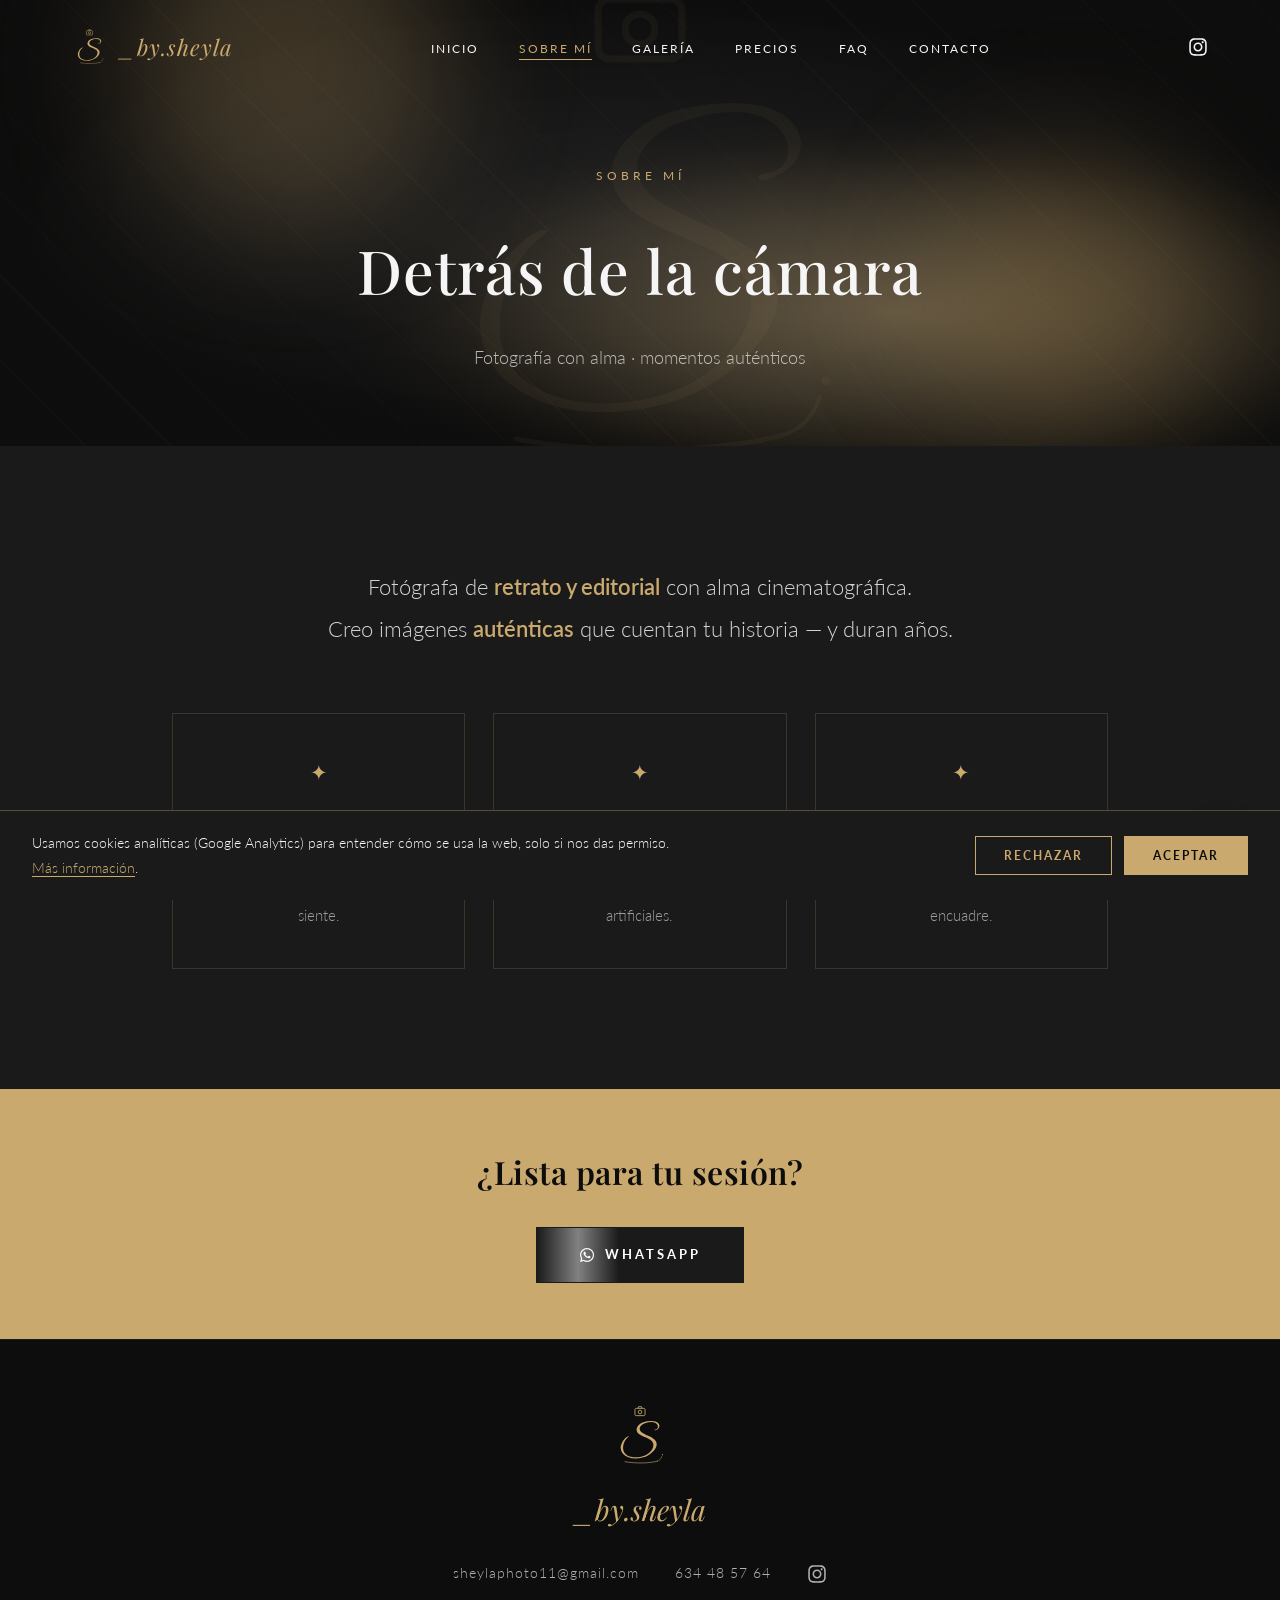
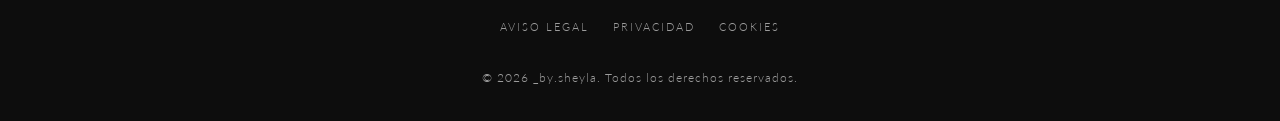
<file: sobre-mi.html>
<!DOCTYPE html>
<html lang="es">
<head>
<meta charset="UTF-8">
<meta name="viewport" content="width=device-width, initial-scale=1.0">
<title>Sobre mí — _by.sheyla</title>
<meta name="description" content="Conoce a _by.sheyla, fotógrafa especializada en retrato y fotografía editorial con estética cinematográfica.">
<link rel="preconnect" href="https://fonts.googleapis.com">
<link rel="preconnect" href="https://fonts.gstatic.com" crossorigin>
<link href="https://fonts.googleapis.com/css2?family=Playfair+Display:ital,wght@0,400;0,500;0,600;0,700;1,400;1,500&family=Lato:wght@300;400;700&display=swap" rel="stylesheet">
<link rel="icon" type="image/svg+xml" href="images/logo.svg">
<link rel="stylesheet" href="styles.css">
<link rel="stylesheet" href="animations.css">
</head>
<body>

  <!-- WhatsApp floating button -->
  <a href="#" class="whatsapp-float whatsapp-link" data-wa-msg="Hola, me gustaría reservar una sesión de fotos" aria-label="Escríbeme por WhatsApp">
    <svg viewBox="0 0 448 512" aria-hidden="true"><path d="M380.9 97.1C339 55.1 283.2 32 223.9 32c-122.4 0-222 99.6-222 222 0 39.1 10.2 77.3 29.6 111L0 480l117.7-30.9c32.4 17.7 68.9 27 106.1 27h.1c122.3 0 224.1-99.6 224.1-222 0-59.3-25.2-115-67.1-157zm-157 341.6c-33.2 0-65.7-8.9-94-25.7l-6.7-4-69.8 18.3L72 359.2l-4.4-7c-18.5-29.4-28.2-63.3-28.2-98.2 0-101.7 82.8-184.5 184.6-184.5 49.3 0 95.6 19.2 130.4 54.1 34.8 34.9 56.2 81.2 56.1 130.5 0 101.8-84.9 184.6-186.6 184.6zm101.2-138.2c-5.5-2.8-32.8-16.2-37.9-18-5.1-1.9-8.8-2.8-12.5 2.8-3.7 5.6-14.3 18-17.6 21.8-3.2 3.7-6.5 4.2-12 1.4-32.6-16.3-54-29.1-75.5-66-5.7-9.8 5.7-9.1 16.3-30.3 1.8-3.7.9-6.9-.5-9.7-1.4-2.8-12.5-30.1-17.1-41.2-4.5-10.8-9.1-9.3-12.5-9.5-3.2-.2-6.9-.2-10.6-.2-3.7 0-9.7 1.4-14.8 6.9-5.1 5.6-19.4 19-19.4 46.3 0 27.3 19.9 53.7 22.6 57.4 2.8 3.7 39.1 59.7 94.8 83.8 35.2 15.2 49 16.5 66.6 13.9 10.7-1.6 32.8-13.4 37.4-26.4 4.6-13 4.6-24.1 3.2-26.4-1.3-2.5-5-3.9-10.5-6.6z"/></svg>
    <span class="tooltip">¡Escríbeme por WhatsApp!</span>
  </a>

  <!-- Navbar -->
  <nav class="navbar" id="navbar">
    <div class="container">
      <a href="index.html" class="nav-logo"><img src="images/logo.svg" alt="" class="nav-logo-icon">_by.sheyla</a>
      <ul class="nav-menu" id="navMenu">
        <li><a href="index.html">Inicio</a></li>
        <li><a href="sobre-mi.html" class="active" aria-current="page">Sobre mí</a></li>
        <li><a href="galeria.html">Galería</a></li>
        <li><a href="precios.html">Precios</a></li>
        <li><a href="faq.html">FAQ</a></li>
        <li><a href="contacto.html">Contacto</a></li>
      </ul>
      <div class="nav-actions">
        <a href="https://www.instagram.com/_by.sheyla?igsh=OTh0emF0aGs5emdh" target="_blank" rel="noopener" class="nav-instagram" aria-label="Instagram"><svg viewBox="0 0 448 512" aria-hidden="true"><path d="M224.1 141c-63.6 0-114.9 51.3-114.9 114.9s51.3 114.9 114.9 114.9S339 319.5 339 255.9 287.7 141 224.1 141zm0 189.6c-41.1 0-74.7-33.5-74.7-74.7s33.5-74.7 74.7-74.7 74.7 33.5 74.7 74.7-33.6 74.7-74.7 74.7zm146.4-194.3c0 14.9-12 26.8-26.8 26.8-14.9 0-26.8-12-26.8-26.8s12-26.8 26.8-26.8 26.8 12 26.8 26.8zm76.1 27.2c-1.7-35.9-9.9-67.7-36.2-93.9-26.2-26.2-58-34.4-93.9-36.2-37-2.1-147.9-2.1-184.9 0-35.8 1.7-67.6 9.9-93.9 36.1s-34.4 58-36.2 93.9c-2.1 37-2.1 147.9 0 184.9 1.7 35.9 9.9 67.7 36.2 93.9s58 34.4 93.9 36.2c37 2.1 147.9 2.1 184.9 0 35.9-1.7 67.7-9.9 93.9-36.2 26.2-26.2 34.4-58 36.2-93.9 2.1-37 2.1-147.8 0-184.8zM398.8 388c-7.8 19.6-22.9 34.7-42.6 42.6-29.5 11.7-99.5 9-132.1 9s-102.7 2.6-132.1-9c-19.6-7.8-34.7-22.9-42.6-42.6-11.7-29.5-9-99.5-9-132.1s-2.6-102.7 9-132.1c7.8-19.6 22.9-34.7 42.6-42.6 29.5-11.7 99.5-9 132.1-9s102.7-2.6 132.1 9c19.6 7.8 34.7 22.9 42.6 42.6 11.7 29.5 9 99.5 9 132.1s2.7 102.7-9 132.1z"/></svg></a>
        <button class="hamburger" id="hamburger" aria-label="Abrir menú">
          <span></span>
          <span></span>
          <span></span>
        </button>
      </div>
    </div>
  </nav>

  <!-- Page hero -->
  <header class="page-hero">
    <div class="hero-mesh-bg" aria-hidden="true"></div>
    <div class="hero-glows" aria-hidden="true"><span class="glow-1"></span><span class="glow-2"></span></div>
    <div class="page-hero-content" data-scroll-fade>
      <span class="section-label">Sobre mí</span>
      <h1 class="page-hero-title" data-blur-text="words" data-blur-trigger="mount" data-blur-delay="120">Detrás de la cámara</h1>
      <p class="page-hero-text animate-fade-in-up" style="animation-delay: 700ms">Fotografía con alma · momentos auténticos</p>
    </div>
  </header>

  <!-- About -->
  <section class="about about-full">
    <div class="container fade-in">
      <p class="about-intro">
        Fotógrafa de <strong>retrato y editorial</strong> con alma cinematográfica.<br>
        Creo imágenes <strong>auténticas</strong> que cuentan tu historia — y duran años.
      </p>
      <div class="about-traits">
        <div class="trait fade-in delay-1">
          <span class="trait-icon">✦</span>
          <h3>Cinematográfica</h3>
          <p>Inspirada en el cine y la moda. Cada encuadre, una historia que se ve y se siente.</p>
        </div>
        <div class="trait fade-in delay-2">
          <span class="trait-icon">✦</span>
          <h3>Luz natural</h3>
          <p>Edición cuidada que respeta tu piel y tus colores reales. Sin filtros artificiales.</p>
        </div>
        <div class="trait fade-in delay-3">
          <span class="trait-icon">✦</span>
          <h3>Formación artística</h3>
          <p>Estudié arte. Eso cambia cómo entiendo la composición, la luz y el encuadre.</p>
        </div>
      </div>
    </div>
  </section>

  <!-- CTA -->
  <div class="cta-banner fade-in">
    <h3>¿Lista para tu sesión?</h3>
    <a href="#" class="btn btn-dark btn-shine whatsapp-link" data-wa-msg="Hola, me gustaría reservar una sesión de fotos">
      <svg viewBox="0 0 448 512" aria-hidden="true"><path d="M380.9 97.1C339 55.1 283.2 32 223.9 32c-122.4 0-222 99.6-222 222 0 39.1 10.2 77.3 29.6 111L0 480l117.7-30.9c32.4 17.7 68.9 27 106.1 27h.1c122.3 0 224.1-99.6 224.1-222 0-59.3-25.2-115-67.1-157zm-157 341.6c-33.2 0-65.7-8.9-94-25.7l-6.7-4-69.8 18.3L72 359.2l-4.4-7c-18.5-29.4-28.2-63.3-28.2-98.2 0-101.7 82.8-184.5 184.6-184.5 49.3 0 95.6 19.2 130.4 54.1 34.8 34.9 56.2 81.2 56.1 130.5 0 101.8-84.9 184.6-186.6 184.6zm101.2-138.2c-5.5-2.8-32.8-16.2-37.9-18-5.1-1.9-8.8-2.8-12.5 2.8-3.7 5.6-14.3 18-17.6 21.8-3.2 3.7-6.5 4.2-12 1.4-32.6-16.3-54-29.1-75.5-66-5.7-9.8 5.7-9.1 16.3-30.3 1.8-3.7.9-6.9-.5-9.7-1.4-2.8-12.5-30.1-17.1-41.2-4.5-10.8-9.1-9.3-12.5-9.5-3.2-.2-6.9-.2-10.6-.2-3.7 0-9.7 1.4-14.8 6.9-5.1 5.6-19.4 19-19.4 46.3 0 27.3 19.9 53.7 22.6 57.4 2.8 3.7 39.1 59.7 94.8 83.8 35.2 15.2 49 16.5 66.6 13.9 10.7-1.6 32.8-13.4 37.4-26.4 4.6-13 4.6-24.1 3.2-26.4-1.3-2.5-5-3.9-10.5-6.6z"/></svg>
      WhatsApp
    </a>
  </div>

  <!-- Footer -->
  <footer class="footer">
    <div class="container">
      <img src="images/logo.svg" alt="" class="footer-emblem">
      <p class="footer-logo">_by.sheyla</p>
      <div class="footer-info">
        <a href="mailto:sheylaphoto11@gmail.com">sheylaphoto11@gmail.com</a>
        <a href="tel:+34634485764">634 48 57 64</a>
        <a href="https://www.instagram.com/_by.sheyla?igsh=OTh0emF0aGs5emdh" target="_blank" rel="noopener" class="footer-icon" aria-label="Instagram"><svg viewBox="0 0 448 512" aria-hidden="true"><path d="M224.1 141c-63.6 0-114.9 51.3-114.9 114.9s51.3 114.9 114.9 114.9S339 319.5 339 255.9 287.7 141 224.1 141zm0 189.6c-41.1 0-74.7-33.5-74.7-74.7s33.5-74.7 74.7-74.7 74.7 33.5 74.7 74.7-33.6 74.7-74.7 74.7zm146.4-194.3c0 14.9-12 26.8-26.8 26.8-14.9 0-26.8-12-26.8-26.8s12-26.8 26.8-26.8 26.8 12 26.8 26.8zm76.1 27.2c-1.7-35.9-9.9-67.7-36.2-93.9-26.2-26.2-58-34.4-93.9-36.2-37-2.1-147.9-2.1-184.9 0-35.8 1.7-67.6 9.9-93.9 36.1s-34.4 58-36.2 93.9c-2.1 37-2.1 147.9 0 184.9 1.7 35.9 9.9 67.7 36.2 93.9s58 34.4 93.9 36.2c37 2.1 147.9 2.1 184.9 0 35.9-1.7 67.7-9.9 93.9-36.2 26.2-26.2 34.4-58 36.2-93.9 2.1-37 2.1-147.8 0-184.8zM398.8 388c-7.8 19.6-22.9 34.7-42.6 42.6-29.5 11.7-99.5 9-132.1 9s-102.7 2.6-132.1-9c-19.6-7.8-34.7-22.9-42.6-42.6-11.7-29.5-9-99.5-9-132.1s-2.6-102.7 9-132.1c7.8-19.6 22.9-34.7 42.6-42.6 29.5-11.7 99.5-9 132.1-9s102.7-2.6 132.1 9c19.6 7.8 34.7 22.9 42.6 42.6 11.7 29.5 9 99.5 9 132.1s2.7 102.7-9 132.1z"/></svg></a>
      </div>
      <nav class="footer-nav">
        <a href="aviso-legal.html">Aviso legal</a>
        <a href="privacidad.html">Privacidad</a>
        <a href="cookies.html">Cookies</a>
      </nav>
      <p class="footer-copy">&copy; 2026 _by.sheyla. Todos los derechos reservados.</p>
    </div>
  </footer>

  <script src="main.js"></script>
  <script src="animations.js"></script>
  <script src="cookies.js"></script>
</body>
</html>
</file>
<file: styles.css>
:root {
  --color-black: #0d0d0d;
  --color-charcoal: #1a1a1a;
  --color-white: #ffffff;
  --color-offwhite: #f7f6f3;
  --color-gold: #c9a96e;
  --color-gold-dark: #a8854c;
  --color-text: #1a1a1a;
  --color-text-light: #f5f5f5;
  --color-grey: #9c9c9c;
  --whatsapp-green: #25d366;
  --font-heading: 'Playfair Display', serif;
  --font-body: 'Lato', sans-serif;
  --transition: 0.5s cubic-bezier(0.25, 0.46, 0.45, 0.94);
}

* {
  margin: 0;
  padding: 0;
  box-sizing: border-box;
}

html {
  scroll-behavior: smooth;
}

body {
  font-family: var(--font-body);
  font-weight: 300;
  color: var(--color-text);
  line-height: 1.7;
  overflow-x: hidden;
}

body.no-scroll {
  overflow: hidden;
}

.container {
  max-width: 1200px;
  margin: 0 auto;
  padding: 0 32px;
}

img {
  max-width: 100%;
  display: block;
}

a {
  color: inherit;
}

/* ===== Reusable elements ===== */
.section-header {
  text-align: center;
  margin-bottom: 64px;
}

.section-label {
  display: inline-block;
  font-size: 0.78rem;
  letter-spacing: 4px;
  text-transform: uppercase;
  color: var(--color-gold);
  margin-bottom: 16px;
  font-weight: 400;
}

.about .section-label,
.testimonials .section-label,
.contact .section-label,
.faq .section-label,
.legal .section-label {
  color: var(--color-gold-dark);
}

.section-title {
  font-family: var(--font-heading);
  font-size: clamp(2.2rem, 5vw, 3.4rem);
  font-weight: 500;
  letter-spacing: 1px;
}

.btn {
  display: inline-flex;
  align-items: center;
  gap: 10px;
  padding: 16px 42px;
  border: 1px solid transparent;
  background: transparent;
  color: inherit;
  font-family: var(--font-body);
  font-size: 0.8rem;
  font-weight: 700;
  letter-spacing: 3px;
  text-transform: uppercase;
  text-decoration: none;
  cursor: pointer;
  transition: background var(--transition), color var(--transition), border-color var(--transition), transform var(--transition);
}

.btn:hover {
  transform: translateY(-2px);
}

.btn svg {
  width: 16px;
  height: 16px;
  fill: currentColor;
}

.btn-sm {
  padding: 12px 28px;
  font-size: 0.72rem;
  letter-spacing: 2px;
}

.btn-gold {
  background: var(--color-gold);
  border-color: var(--color-gold);
  color: var(--color-black);
}

.btn-gold:hover {
  background: transparent;
  color: var(--color-gold);
}

.btn-gold-outline {
  background: transparent;
  border-color: var(--color-gold);
  color: var(--color-gold);
}

.btn-gold-outline:hover {
  background: var(--color-gold);
  color: var(--color-black);
}

.btn-dark {
  background: var(--color-charcoal);
  border-color: var(--color-charcoal);
  color: var(--color-white);
}

.btn-dark:hover {
  background: var(--color-black);
  border-color: var(--color-black);
  color: var(--color-gold);
}

/* ===== Fade-in on scroll ===== */
.fade-in {
  opacity: 0;
  transform: translateY(36px);
  transition: opacity 1s ease, transform 1s ease;
}

.fade-in.visible {
  opacity: 1;
  transform: translateY(0);
}

.fade-in.delay-1 { transition-delay: 0.12s; }
.fade-in.delay-2 { transition-delay: 0.24s; }
.fade-in.delay-3 { transition-delay: 0.36s; }

/* ===== Navbar ===== */
.navbar {
  position: fixed;
  top: 0;
  left: 0;
  width: 100%;
  z-index: 1000;
  padding: 28px 0;
  background: rgba(13, 13, 13, 0);
  backdrop-filter: blur(0px);
  transition: background var(--transition), padding var(--transition), box-shadow var(--transition), backdrop-filter var(--transition);
}

.navbar.scrolled {
  padding: 16px 0;
  background: rgba(13, 13, 13, 0.9);
  backdrop-filter: blur(10px);
  box-shadow: 0 4px 24px rgba(0, 0, 0, 0.15);
}

.navbar .container {
  display: flex;
  align-items: center;
  justify-content: space-between;
}

.nav-logo {
  display: inline-flex;
  align-items: center;
  gap: 12px;
  font-family: var(--font-heading);
  font-style: italic;
  font-size: 1.4rem;
  color: var(--color-gold);
  text-decoration: none;
  letter-spacing: 1px;
}

.nav-logo-icon {
  height: 38px;
  width: auto;
}

.nav-menu {
  display: flex;
  gap: 40px;
  list-style: none;
}

.nav-menu a {
  color: var(--color-text-light);
  text-decoration: none;
  font-size: 0.78rem;
  letter-spacing: 2px;
  text-transform: uppercase;
  font-weight: 400;
  position: relative;
  padding-bottom: 4px;
}

.nav-menu a::after {
  content: '';
  position: absolute;
  bottom: 0;
  left: 0;
  width: 0;
  height: 1px;
  background: var(--color-gold);
  transition: width var(--transition);
}

.nav-menu a:hover::after {
  width: 100%;
}

.nav-menu a.active {
  color: var(--color-gold);
}

.nav-menu a.active::after {
  width: 100%;
}

.nav-actions {
  display: flex;
  align-items: center;
  gap: 20px;
}

.nav-instagram {
  display: inline-flex;
  align-items: center;
}

.nav-instagram svg {
  width: 20px;
  height: 20px;
  fill: var(--color-text-light);
  transition: fill var(--transition);
}

.nav-instagram:hover svg {
  fill: var(--color-gold);
}

.hamburger {
  display: none;
  flex-direction: column;
  gap: 5px;
  background: none;
  border: none;
  cursor: pointer;
  z-index: 1001;
  padding: 8px;
}

.hamburger span {
  display: block;
  width: 26px;
  height: 1px;
  background: var(--color-text-light);
  transition: transform var(--transition), opacity var(--transition);
}

.hamburger.active span:nth-child(1) {
  transform: translateY(6px) rotate(45deg);
}

.hamburger.active span:nth-child(2) {
  opacity: 0;
}

.hamburger.active span:nth-child(3) {
  transform: translateY(-6px) rotate(-45deg);
}

/* ===== Hero ===== */
.hero {
  height: 100vh;
  min-height: 600px;
  display: flex;
  align-items: center;
  justify-content: center;
  position: relative;
  background:
    radial-gradient(ellipse at center, rgba(50, 50, 50, 0.5) 0%, rgba(13, 13, 13, 0.95) 70%),
    linear-gradient(160deg, #1a1a1a 0%, #0d0d0d 60%);
  color: var(--color-text-light);
  text-align: center;
  overflow: hidden;
}

.hero::before {
  content: '';
  position: absolute;
  inset: 0;
  background-image:
    repeating-linear-gradient(45deg, rgba(201, 169, 110, 0.03) 0px, rgba(201, 169, 110, 0.03) 1px, transparent 1px, transparent 60px);
  pointer-events: none;
}

.hero-content {
  position: relative;
  z-index: 2;
  padding: 0 24px;
}

.hero::after,
.page-hero::after {
  content: '';
  position: absolute;
  inset: 0;
  background: url('images/logo.svg') no-repeat center / min(58vmin, 480px);
  opacity: 0.05;
  pointer-events: none;
}

.hero-emblem {
  width: clamp(72px, 12vw, 104px);
  margin: 0 auto 24px;
}

.hero-logo {
  font-family: var(--font-heading);
  font-style: italic;
  font-weight: 500;
  font-size: clamp(3rem, 11vw, 6.5rem);
  letter-spacing: 2px;
  margin-bottom: 24px;
}

.hero-tagline {
  font-size: clamp(0.95rem, 2vw, 1.15rem);
  font-weight: 300;
  letter-spacing: 3px;
  text-transform: uppercase;
  color: rgba(245, 245, 245, 0.65);
  margin-bottom: 48px;
}

.hero-ctas {
  display: flex;
  gap: 20px;
  justify-content: center;
  flex-wrap: wrap;
}

.scroll-indicator {
  position: absolute;
  bottom: 40px;
  left: 50%;
  transform: translateX(-50%);
  width: 24px;
  height: 40px;
  border: 1px solid rgba(245, 241, 232, 0.4);
  border-radius: 12px;
  z-index: 2;
}

.scroll-indicator span {
  position: absolute;
  top: 8px;
  left: 50%;
  transform: translateX(-50%);
  width: 4px;
  height: 8px;
  border-radius: 2px;
  background: var(--color-gold);
  animation: scrollDown 1.8s infinite;
}

@keyframes scrollDown {
  0% { opacity: 1; top: 8px; }
  70% { opacity: 0; top: 22px; }
  100% { opacity: 0; top: 8px; }
}

/* ===== Page Hero (subpages) ===== */
.page-hero {
  min-height: 46vh;
  padding: 160px 0 72px;
  display: flex;
  align-items: center;
  justify-content: center;
  position: relative;
  background:
    radial-gradient(ellipse at center, rgba(50, 50, 50, 0.5) 0%, rgba(13, 13, 13, 0.95) 70%),
    linear-gradient(160deg, #1a1a1a 0%, #0d0d0d 60%);
  color: var(--color-text-light);
  text-align: center;
  overflow: hidden;
}

.page-hero::before {
  content: '';
  position: absolute;
  inset: 0;
  background-image:
    repeating-linear-gradient(45deg, rgba(201, 169, 110, 0.03) 0px, rgba(201, 169, 110, 0.03) 1px, transparent 1px, transparent 60px);
  pointer-events: none;
}

.page-hero-content {
  position: relative;
  z-index: 2;
  max-width: 760px;
  margin: 0 auto;
  padding: 0 24px;
}

.page-hero-title {
  font-family: var(--font-heading);
  font-weight: 500;
  font-size: clamp(2.2rem, 6vw, 3.8rem);
  letter-spacing: 1px;
  margin: 16px 0 20px;
}

.page-hero-text {
  font-size: clamp(0.95rem, 1.6vw, 1.1rem);
  font-weight: 300;
  line-height: 1.85;
  color: rgba(245, 245, 245, 0.7);
}

/* ===== About ===== */
.about {
  background: var(--color-white);
  color: var(--color-text);
  padding: 120px 0;
}

.about .container {
  max-width: 820px;
  text-align: center;
}

.about-text {
  font-size: clamp(1rem, 1.6vw, 1.2rem);
  font-weight: 400;
  line-height: 1.95;
  color: var(--color-text);
}

.about-text + .about-text {
  margin-top: 28px;
}

/* About full (sobre-mi.html) — dark dynamic version */
.about-full {
  background: var(--color-charcoal);
  color: var(--color-text-light);
}

.about-full .container {
  max-width: 1000px;
}

.about-intro {
  font-size: clamp(1.1rem, 2vw, 1.4rem);
  font-weight: 300;
  line-height: 1.85;
  color: rgba(245, 245, 245, 0.85);
  margin-bottom: 64px;
}

.about-intro strong {
  color: var(--color-gold);
  font-weight: 600;
}

.about-traits {
  display: grid;
  grid-template-columns: repeat(3, 1fr);
  gap: 28px;
  text-align: center;
}

.trait {
  padding: 40px 28px;
  border: 1px solid rgba(201, 169, 110, 0.2);
  transition: border-color var(--transition), transform var(--transition);
}

.trait:hover {
  border-color: var(--color-gold);
  transform: translateY(-6px);
}

.trait-icon {
  display: block;
  font-size: 1.3rem;
  color: var(--color-gold);
  margin-bottom: 16px;
}

.trait h3 {
  font-family: var(--font-heading);
  font-size: 1.15rem;
  font-weight: 600;
  letter-spacing: 1px;
  color: var(--color-text-light);
  margin-bottom: 12px;
}

.trait p {
  font-size: 0.92rem;
  font-weight: 300;
  line-height: 1.8;
  color: rgba(245, 245, 245, 0.6);
}

/* ===== Section CTA (links to dedicated pages) ===== */
.section-cta {
  text-align: center;
  margin-top: 56px;
}

/* ===== CTA Banner ===== */
.cta-banner {
  background: var(--color-gold);
  color: var(--color-black);
  padding: 56px 24px;
  text-align: center;
}

.cta-banner h3 {
  font-family: var(--font-heading);
  font-weight: 600;
  font-size: clamp(1.3rem, 3vw, 2rem);
  margin-bottom: 28px;
  letter-spacing: 0.5px;
}

/* ===== Gallery ===== */
.gallery {
  background: var(--color-charcoal);
  color: var(--color-text-light);
  padding: 120px 0;
}

.gallery-grid {
  column-count: 3;
  column-gap: 24px;
}

.gallery-item {
  break-inside: avoid;
  margin-bottom: 24px;
  position: relative;
  overflow: hidden;
  border-radius: 2px;
  cursor: pointer;
}

.gallery-item.hidden {
  display: none;
}

.gallery-item img,
.gallery-item video {
  display: block;
  width: 100%;
  height: auto;
  transition: transform 0.7s ease;
}

.gallery-overlay {
  position: absolute;
  inset: 0;
  display: flex;
  align-items: center;
  justify-content: center;
  background: rgba(21, 20, 15, 0);
  opacity: 0;
  transition: opacity var(--transition), background var(--transition);
}

.gallery-overlay span {
  font-size: 0.78rem;
  letter-spacing: 4px;
  text-transform: uppercase;
  color: var(--color-text-light);
  border: 1px solid var(--color-gold);
  padding: 12px 28px;
  transform: scale(0.9);
  transition: transform var(--transition);
}

.gallery-item:hover img,
.gallery-item:hover video {
  transform: scale(1.06);
}

.gallery-item:hover .gallery-overlay {
  opacity: 1;
  background: rgba(21, 20, 15, 0.45);
}

.gallery-item:hover .gallery-overlay span {
  transform: scale(1);
}

/* ===== Gallery filters ===== */
.gallery-filters {
  display: flex;
  flex-wrap: wrap;
  justify-content: center;
  gap: 16px;
  margin-bottom: 56px;
}

.filter-btn {
  background: transparent;
  border: 1px solid rgba(245, 241, 232, 0.2);
  color: rgba(245, 245, 245, 0.7);
  font-family: var(--font-body);
  font-size: 0.75rem;
  letter-spacing: 2px;
  text-transform: uppercase;
  padding: 10px 24px;
  cursor: pointer;
  transition: border-color var(--transition), color var(--transition);
}

.filter-btn:hover,
.filter-btn.active {
  border-color: var(--color-gold);
  color: var(--color-gold);
}

/* ===== Pricing / Budget ===== */
.pricing {
  background: var(--color-black);
  color: var(--color-text-light);
  padding: 120px 0;
}

.pricing-grid {
  display: grid;
  grid-template-columns: repeat(3, 1fr);
  gap: 32px;
}

.pricing-card {
  background: var(--color-charcoal);
  border: 1px solid rgba(255, 255, 255, 0.06);
  padding: 48px 36px;
  text-align: center;
  display: flex;
  flex-direction: column;
  align-items: center;
  position: relative;
  transition: transform var(--transition), box-shadow var(--transition), border-color var(--transition);
}

.pricing-card:hover {
  transform: translateY(-10px);
  box-shadow: 0 24px 48px rgba(201, 169, 110, 0.12);
  border-color: var(--color-gold);
}

.pricing-card h3 {
  font-family: var(--font-heading);
  font-size: 1.4rem;
  font-weight: 600;
  letter-spacing: 1px;
  margin-bottom: 8px;
  text-transform: uppercase;
  color: var(--color-text-light);
}

.pricing-card .price {
  font-family: var(--font-heading);
  font-size: 2.6rem;
  color: var(--color-gold);
  font-weight: 600;
  margin: 16px 0 28px;
}

.pricing-card ul {
  list-style: none;
  margin-bottom: 36px;
  flex-grow: 1;
}

.pricing-card ul li {
  font-size: 0.92rem;
  color: rgba(245, 245, 245, 0.65);
  padding: 8px 0;
  border-bottom: 1px solid rgba(255, 255, 255, 0.06);
}

.pricing-card ul li:last-child {
  border-bottom: none;
}

.pricing-card.featured {
  border-color: var(--color-gold);
}

.pricing-card.featured::before {
  content: 'Más completo';
  position: absolute;
  top: -1px;
  right: -1px;
  background: var(--color-gold);
  color: var(--color-black);
  font-size: 0.68rem;
  letter-spacing: 2px;
  text-transform: uppercase;
  padding: 8px 16px;
  font-weight: 700;
}

/* ===== Testimonials (home) ===== */
.testimonials {
  background: var(--color-offwhite);
  color: var(--color-text);
  padding: 120px 0;
}

.testimonials-grid {
  display: grid;
  grid-template-columns: repeat(3, 1fr);
  gap: 32px;
}

.testimonial-card {
  background: var(--color-white);
  padding: 40px 32px;
  text-align: center;
  border: 1px solid rgba(26, 26, 26, 0.06);
  transition: border-color var(--transition), transform var(--transition);
}

.testimonial-card:hover {
  border-color: var(--color-gold);
  transform: translateY(-6px);
}

.testimonial-text {
  font-size: 0.98rem;
  font-weight: 400;
  font-style: italic;
  line-height: 1.85;
  color: var(--color-text);
  margin-bottom: 20px;
}

.testimonial-author {
  font-size: 0.8rem;
  letter-spacing: 2px;
  text-transform: uppercase;
  color: var(--color-gold-dark);
  font-weight: 700;
}

/* ===== Pricing teaser (home) ===== */
.pricing-teaser {
  background: var(--color-black);
  color: var(--color-text-light);
  padding: 120px 0;
}

.teaser-grid {
  display: grid;
  grid-template-columns: repeat(3, 1fr);
  gap: 32px;
  margin-bottom: 56px;
}

.teaser-item {
  text-align: center;
  padding: 40px 24px;
  border: 1px solid rgba(255, 255, 255, 0.06);
  transition: border-color var(--transition), transform var(--transition);
}

.teaser-item:hover {
  border-color: var(--color-gold);
  transform: translateY(-6px);
}

.teaser-price {
  font-family: var(--font-heading);
  font-size: 2rem;
  color: var(--color-gold);
  font-weight: 600;
  margin-bottom: 12px;
}

.teaser-label {
  font-size: 0.85rem;
  letter-spacing: 2px;
  text-transform: uppercase;
  color: rgba(245, 245, 245, 0.65);
}

.pricing-teaser .section-cta {
  text-align: center;
}

/* ===== Custom pack CTA ===== */
.custom-pack {
  margin-top: 64px;
  text-align: center;
}

.custom-pack-text {
  font-size: 1.1rem;
  font-weight: 300;
  color: rgba(245, 245, 245, 0.75);
  margin-bottom: 28px;
  line-height: 1.8;
}

/* ===== FAQ ===== */
.faq {
  background: var(--color-white);
  color: var(--color-text);
  padding: 120px 0;
}

.faq-list {
  max-width: 820px;
  margin: 0 auto;
}

.faq-item {
  border-bottom: 1px solid rgba(26, 26, 26, 0.1);
}

.faq-question {
  width: 100%;
  display: flex;
  align-items: center;
  justify-content: space-between;
  gap: 24px;
  background: none;
  border: none;
  text-align: left;
  font-family: var(--font-heading);
  font-size: clamp(1rem, 2vw, 1.2rem);
  font-weight: 500;
  color: var(--color-text);
  padding: 28px 0;
  cursor: pointer;
}

.faq-icon {
  flex-shrink: 0;
  width: 28px;
  height: 28px;
  border: 1px solid var(--color-gold);
  border-radius: 50%;
  position: relative;
  transition: transform var(--transition);
}

.faq-icon::before,
.faq-icon::after {
  content: '';
  position: absolute;
  top: 50%;
  left: 50%;
  background: var(--color-gold);
  transform: translate(-50%, -50%);
}

.faq-icon::before {
  width: 12px;
  height: 1px;
}

.faq-icon::after {
  width: 1px;
  height: 12px;
  transition: opacity var(--transition);
}

.faq-item.open .faq-icon {
  transform: rotate(180deg);
}

.faq-item.open .faq-icon::after {
  opacity: 0;
}

.faq-answer {
  overflow: hidden;
  max-height: 0;
  transition: max-height var(--transition);
}

.faq-answer p {
  font-size: 0.98rem;
  font-weight: 400;
  line-height: 1.9;
  color: rgba(26, 26, 26, 0.88);
  padding-bottom: 28px;
  max-width: 720px;
}

.faq-item.open .faq-answer {
  max-height: 320px;
}

/* ===== Contact ===== */
.contact {
  background: var(--color-offwhite);
  color: var(--color-text);
  padding: 120px 0;
}

.contact-grid {
  display: grid;
  grid-template-columns: 1fr 1.3fr;
  gap: 80px;
  align-items: start;
}

.contact-info p {
  font-size: 1.05rem;
  font-weight: 400;
  color: rgba(26, 26, 26, 0.88);
  margin-bottom: 40px;
}

.contact-info ul {
  list-style: none;
}

.contact-info li {
  margin-bottom: 24px;
  padding-bottom: 24px;
  border-bottom: 1px solid rgba(26, 26, 26, 0.08);
}

.contact-info li span {
  display: block;
  font-size: 0.72rem;
  letter-spacing: 3px;
  text-transform: uppercase;
  color: var(--color-gold-dark);
  margin-bottom: 8px;
}

.contact-info a {
  text-decoration: none;
  font-size: 1.15rem;
  font-family: var(--font-heading);
  transition: color var(--transition);
}

.contact-info a:hover {
  color: var(--color-gold-dark);
}

.contact-form {
  display: flex;
  flex-direction: column;
  gap: 28px;
}

.form-group {
  position: relative;
}

.form-group label {
  display: block;
  font-size: 0.72rem;
  letter-spacing: 3px;
  text-transform: uppercase;
  color: rgba(26, 26, 26, 0.45);
  margin-bottom: 10px;
}

.form-group input,
.form-group textarea {
  width: 100%;
  background: transparent;
  border: none;
  border-bottom: 1px solid rgba(26, 26, 26, 0.2);
  padding: 10px 0;
  font-family: var(--font-body);
  font-size: 1rem;
  font-weight: 300;
  color: var(--color-text);
  transition: border-color var(--transition);
  resize: none;
}

.form-group input:focus,
.form-group textarea:focus {
  outline: none;
  border-color: var(--color-gold);
}

.form-group input::placeholder,
.form-group textarea::placeholder {
  color: rgba(26, 26, 26, 0.35);
}

.contact-form .btn {
  align-self: flex-start;
  margin-top: 8px;
}

.form-status {
  font-size: 0.9rem;
  color: var(--color-gold-dark);
  min-height: 1.2em;
  opacity: 0;
  transition: opacity var(--transition);
}

.form-status.show {
  opacity: 1;
}

/* ===== Legal pages ===== */
.legal {
  background: var(--color-white);
  color: var(--color-text);
  padding: 100px 0 120px;
}

.legal .container {
  max-width: 820px;
}

.legal h2 {
  font-family: var(--font-heading);
  font-size: 1.4rem;
  font-weight: 600;
  margin: 48px 0 16px;
}

.legal h2:first-child {
  margin-top: 0;
}

.legal p,
.legal li {
  font-size: 0.98rem;
  font-weight: 400;
  line-height: 1.9;
  color: rgba(26, 26, 26, 0.88);
  margin-bottom: 16px;
}

.legal ul {
  padding-left: 24px;
  margin-bottom: 16px;
}

.legal a {
  color: var(--color-gold-dark);
}

/* ===== Footer ===== */
.footer {
  background: var(--color-black);
  color: var(--color-text-light);
  padding: 64px 0 32px;
  text-align: center;
  border-top: 1px solid rgba(255, 255, 255, 0.06);
}

.footer-emblem {
  width: 58px;
  margin: 0 auto 18px;
}

.footer-logo {
  font-family: var(--font-heading);
  font-style: italic;
  font-size: 1.8rem;
  color: var(--color-gold);
  margin-bottom: 28px;
}

.footer-info {
  display: flex;
  justify-content: center;
  gap: 36px;
  flex-wrap: wrap;
  margin-bottom: 32px;
}

.footer-info a {
  text-decoration: none;
  font-size: 0.85rem;
  letter-spacing: 1px;
  color: rgba(245, 245, 245, 0.7);
  transition: color var(--transition);
}

.footer-info a:hover {
  color: var(--color-gold);
}

.footer-info .footer-icon {
  display: inline-flex;
  align-items: center;
}

.footer-info .footer-icon svg {
  width: 20px;
  height: 20px;
  fill: rgba(245, 245, 245, 0.7);
  transition: fill var(--transition);
}

.footer-info .footer-icon:hover svg {
  fill: var(--color-gold);
}

.footer-nav {
  display: flex;
  justify-content: center;
  gap: 24px;
  flex-wrap: wrap;
  margin-bottom: 32px;
}

.footer-nav a {
  text-decoration: none;
  font-size: 0.7rem;
  letter-spacing: 2px;
  text-transform: uppercase;
  color: var(--color-grey);
  transition: color var(--transition);
}

.footer-nav a:hover {
  color: var(--color-gold);
}

.footer-copy {
  font-size: 0.75rem;
  letter-spacing: 1px;
  color: var(--color-grey);
}

/* ===== WhatsApp floating button ===== */
.whatsapp-float {
  position: fixed;
  bottom: 28px;
  right: 28px;
  width: 60px;
  height: 60px;
  background: var(--whatsapp-green);
  border-radius: 50%;
  display: flex;
  align-items: center;
  justify-content: center;
  box-shadow: 0 4px 16px rgba(0, 0, 0, 0.3);
  z-index: 1500;
  text-decoration: none;
  animation: whatsappPulse 2.4s infinite;
}

.whatsapp-float svg {
  width: 32px;
  height: 32px;
  fill: #ffffff;
}

.whatsapp-float .tooltip {
  position: absolute;
  right: 74px;
  background: var(--color-charcoal);
  color: var(--color-text-light);
  padding: 8px 18px;
  border-radius: 4px;
  font-size: 0.85rem;
  white-space: nowrap;
  opacity: 0;
  transform: translateX(10px);
  transition: opacity 0.3s ease, transform 0.3s ease;
  pointer-events: none;
}

.whatsapp-float:hover .tooltip {
  opacity: 1;
  transform: translateX(0);
}

@keyframes whatsappPulse {
  0% { box-shadow: 0 0 0 0 rgba(37, 211, 102, 0.6), 0 4px 16px rgba(0, 0, 0, 0.3); }
  70% { box-shadow: 0 0 0 16px rgba(37, 211, 102, 0), 0 4px 16px rgba(0, 0, 0, 0.3); }
  100% { box-shadow: 0 0 0 0 rgba(37, 211, 102, 0), 0 4px 16px rgba(0, 0, 0, 0.3); }
}

@media (hover: none) {
  .whatsapp-float .tooltip { display: none; }
}

/* ===== Responsive ===== */
@media (max-width: 1024px) {
  .gallery-grid { column-count: 2; }
  .pricing-grid { grid-template-columns: repeat(2, 1fr); }
  .teaser-grid { grid-template-columns: repeat(3, 1fr); }
  .testimonials-grid { grid-template-columns: repeat(3, 1fr); }
  .contact-grid { grid-template-columns: 1fr; gap: 56px; }
}

@media (max-width: 768px) {
  .nav-menu {
    position: fixed;
    top: 0;
    right: -100%;
    height: 100vh;
    width: min(75%, 320px);
    background: var(--color-black);
    flex-direction: column;
    justify-content: center;
    align-items: center;
    gap: 36px;
    transition: right var(--transition);
  }

  .nav-menu.active {
    right: 0;
    box-shadow: -10px 0 40px rgba(0,0,0,0.3);
  }

  .hamburger { display: flex; }

  .gallery-grid { column-count: 1; }
  .pricing-grid { grid-template-columns: 1fr; }
  .teaser-grid { grid-template-columns: 1fr; gap: 20px; }
  .testimonials-grid { grid-template-columns: 1fr; gap: 20px; }

  .about, .gallery, .pricing, .pricing-teaser, .testimonials, .contact, .faq, .legal {
    padding: 80px 0;
  }

  .about-traits {
    grid-template-columns: 1fr;
    gap: 20px;
  }

  .about-intro {
    margin-bottom: 40px;
  }

  .page-hero { padding: 130px 0 56px; }

  .section-header { margin-bottom: 48px; }

  .cta-banner { padding: 48px 24px; }

  .gallery-filters { gap: 10px; }
  .filter-btn { padding: 8px 18px; font-size: 0.7rem; }

  .faq-question { padding: 22px 0; }

  .whatsapp-float {
    width: 52px;
    height: 52px;
    bottom: 20px;
    right: 20px;
  }

  .whatsapp-float svg {
    width: 26px;
    height: 26px;
  }
}

@media (max-width: 480px) {
  .container { padding: 0 22px; }
  .pricing-card { padding: 40px 26px; }
}

/* ============ Cookie banner ============ */
.cookie-banner {
  position: fixed;
  left: 0;
  right: 0;
  bottom: 0;
  z-index: 2000;
  display: flex;
  align-items: center;
  justify-content: space-between;
  flex-wrap: wrap;
  gap: 16px 32px;
  padding: 20px 32px;
  background: var(--color-charcoal);
  border-top: 1px solid rgba(201, 169, 110, 0.35);
}

.cookie-banner-text {
  color: var(--color-text-light);
  font-size: 0.9rem;
  max-width: 640px;
}

.cookie-banner-text a {
  color: var(--color-gold);
  text-decoration: underline;
  text-underline-offset: 3px;
}

.cookie-banner-actions {
  display: flex;
  gap: 12px;
  flex-shrink: 0;
}

@media (max-width: 640px) {
  .cookie-banner {
    flex-direction: column;
    align-items: stretch;
    text-align: center;
    padding: 18px 22px;
  }

  .cookie-banner-actions {
    justify-content: center;
  }
}
</file>
<file: animations.css>
/* ===== Sistema de animaciones cinematográficas =====
   Portado de la skill `animaciones-cinematicas` (pensada para Next.js + Tailwind +
   motion) a HTML/CSS/JS plano, conservando sus parámetros: easing [0.22,1,0.36,1],
   reveal de 800ms con blur 8px, stagger de 90ms, fondos en bucle de 14-22s.
   Se carga después de styles.css, así que lo de aquí gana a lo de allí. */

:root {
  --ease-cine: cubic-bezier(0.22, 1, 0.36, 1);
}

/* ===== Reveal al hacer scroll: opacity 0→1, y 32→0, blur 8px→0, 800ms ===== */
.fade-in {
  opacity: 0;
  transform: translateY(32px);
  filter: blur(8px);
  transition:
    opacity 0.8s var(--ease-cine),
    transform 0.8s var(--ease-cine),
    filter 0.8s var(--ease-cine);
}

.fade-in.visible {
  opacity: 1;
  transform: translateY(0);
  filter: blur(0);
}

/* Stagger entre ítems de una misma lista (la skill pide 80-100ms) */
.fade-in.delay-1 { transition-delay: 0.09s; }
.fade-in.delay-2 { transition-delay: 0.18s; }
.fade-in.delay-3 { transition-delay: 0.27s; }

/* ===== Titulares palabra a palabra desde el desenfoque ===== */
.blur-text {
  display: inline-block;
  opacity: 0;
  filter: blur(10px);
  transform: translateY(14px);
  will-change: opacity, filter, transform;
}

.blur-text.shown {
  animation: blur-text-in 0.8s var(--ease-cine) both;
  will-change: auto;
}

/* Los tres pasos equivalen al times:[0,0.5,1] de la skill */
@keyframes blur-text-in {
  0%   { opacity: 0;   filter: blur(10px); transform: translateY(14px); }
  50%  { opacity: 0.6; filter: blur(4px);  transform: translateY(-2px); }
  100% { opacity: 1;   filter: blur(0);    transform: translateY(0); }
}

/* ===== Entrada al cargar para contenido above the fold ===== */
@keyframes fade-in-up {
  from { opacity: 0; transform: translateY(1rem); }
  to   { opacity: 1; transform: translateY(0); }
}

.animate-fade-in-up {
  animation: fade-in-up 0.8s ease-out both;
}

/* Solo opacidad: para elementos que ya usan transform para colocarse
   (el indicador de scroll va centrado con translateX y no admite otra). */
@keyframes fade-in-soft {
  from { opacity: 0; }
  to   { opacity: 1; }
}

.animate-fade-in {
  animation: fade-in-soft 0.8s ease-out both;
}

/* ===== Fondo mesh-gradient en movimiento constante ===== */
@keyframes mesh-drift {
  0%   { background-position: 15% 20%, 85% 15%, 50% 90%; }
  50%  { background-position: 35% 40%, 65% 35%, 40% 70%; }
  100% { background-position: 15% 20%, 85% 15%, 50% 90%; }
}

.hero-mesh-bg {
  position: absolute;
  inset: 0;
  z-index: 1;
  pointer-events: none;
  background-image:
    radial-gradient(40% 40% at 50% 50%, color-mix(in srgb, var(--color-gold) 22%, transparent), transparent 70%),
    radial-gradient(35% 35% at 50% 50%, color-mix(in srgb, var(--color-offwhite) 10%, transparent), transparent 70%),
    radial-gradient(45% 45% at 50% 50%, color-mix(in srgb, var(--color-gold-dark) 20%, transparent), transparent 70%);
  background-repeat: no-repeat;
  background-size: 140% 140%;
  animation: mesh-drift 22s ease-in-out infinite;
  will-change: background-position;
}

/* ===== Halos de luz que flotan y laten ===== */
@keyframes glow-float {
  0%, 100% { transform: translate(0, 0) scale(1); opacity: 0.55; }
  50%      { transform: translate(6%, 8%) scale(1.12); opacity: 0.85; }
}

.hero-glows {
  position: absolute;
  inset: 0;
  z-index: 1;
  pointer-events: none;
  overflow: hidden;
}

.hero-glows span {
  position: absolute;
  display: block;
  border-radius: 50%;
  filter: blur(64px);
  animation: glow-float 14s ease-in-out infinite;
}

.hero-glows .glow-1 {
  top: -6rem;
  left: 10%;
  width: 20rem;
  height: 20rem;
  background: color-mix(in srgb, var(--color-gold) 25%, transparent);
}

.hero-glows .glow-2 {
  top: 33%;
  right: 5%;
  width: 18rem;
  height: 18rem;
  background: color-mix(in srgb, var(--color-gold-dark) 22%, transparent);
  animation-delay: -7s;
}

/* El contenido del hero va por encima de las capas de luz */
.hero-content,
.page-hero-content,
.scroll-indicator {
  position: relative;
  z-index: 2;
}

/* ===== Insignias que flotan ===== */
@keyframes float-soft {
  0%, 100% { transform: translateY(0); }
  50%      { transform: translateY(-5px); }
}

.animate-float-soft {
  display: inline-block;
  animation: float-soft 4s ease-in-out infinite;
}

/* ===== Brillo que recorre el CTA principal ===== */
@keyframes shine-sweep {
  0%        { transform: translateX(-120%) skewX(-20deg); }
  60%, 100% { transform: translateX(260%) skewX(-20deg); }
}

.btn-shine {
  position: relative;
  overflow: hidden;
  isolation: isolate;
}

.btn-shine::after {
  content: '';
  position: absolute;
  inset: 0;
  width: 40%;
  background: linear-gradient(
    90deg,
    transparent,
    color-mix(in srgb, var(--color-white) 45%, transparent),
    transparent
  );
  animation: shine-sweep 3.8s ease-in-out infinite;
  pointer-events: none;
}

/* ===== Parallax de las fotos de la galería =====
   El wrapper lo crea animations.js: así el desplazamiento del scroll no pelea
   con la transición del zoom de hover, que sigue viviendo en la imagen. */
.parallax-inner {
  display: block;
  will-change: transform;
}

/* El scale base deja margen para que el desplazamiento no descubra los bordes:
   scale 1.06 → 3% por lado → y máximo ±2.5% (regla de la skill). */
.gallery-item .parallax-inner {
  transform: scale(1.06);
}

/* ===== Accesibilidad — no negociable ===== */
@media (prefers-reduced-motion: reduce) {
  html { scroll-behavior: auto; }

  *, *::before, *::after {
    animation-duration: 0.01ms !important;
    animation-iteration-count: 1 !important;
    transition-duration: 0.01ms !important;
  }

  .fade-in { opacity: 1; transform: none; filter: none; }
  .blur-text { opacity: 1; filter: none; transform: none; }
  .gallery-item .parallax-inner { transform: none; }
}
</file>
